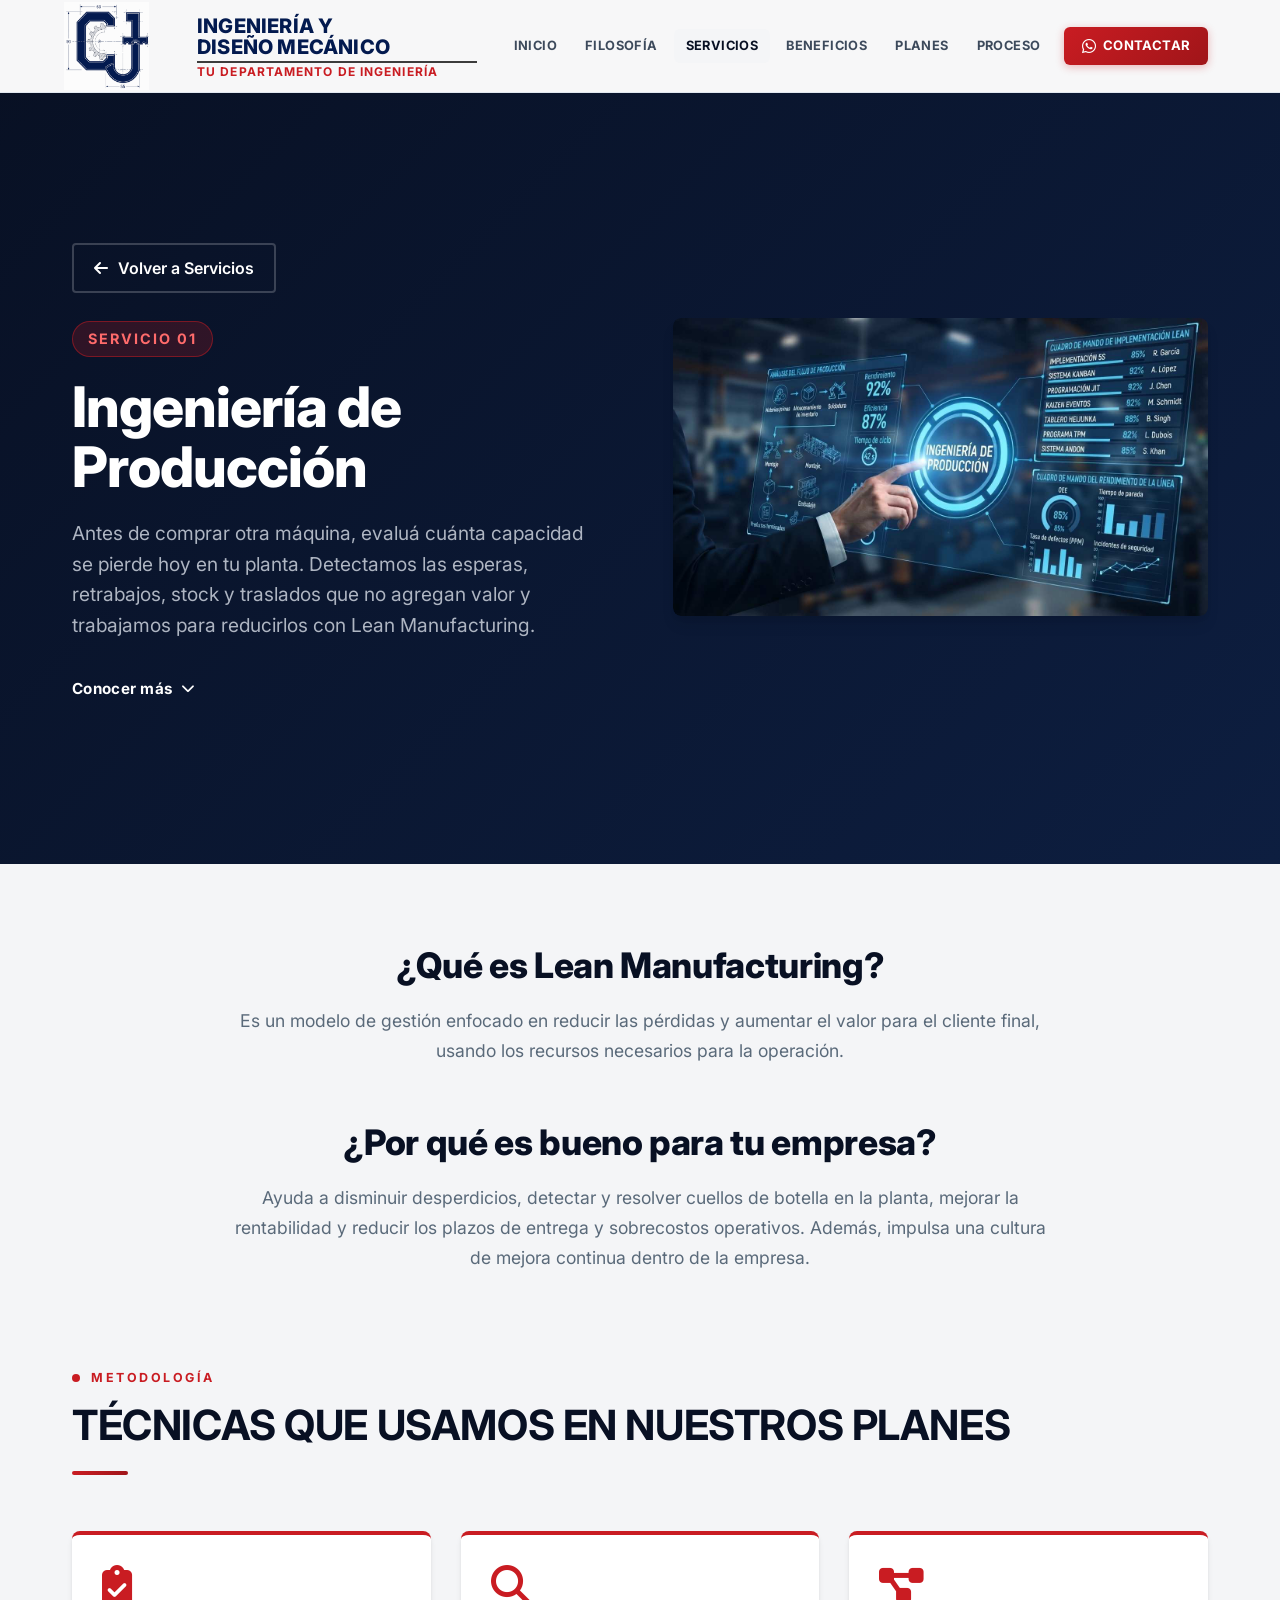
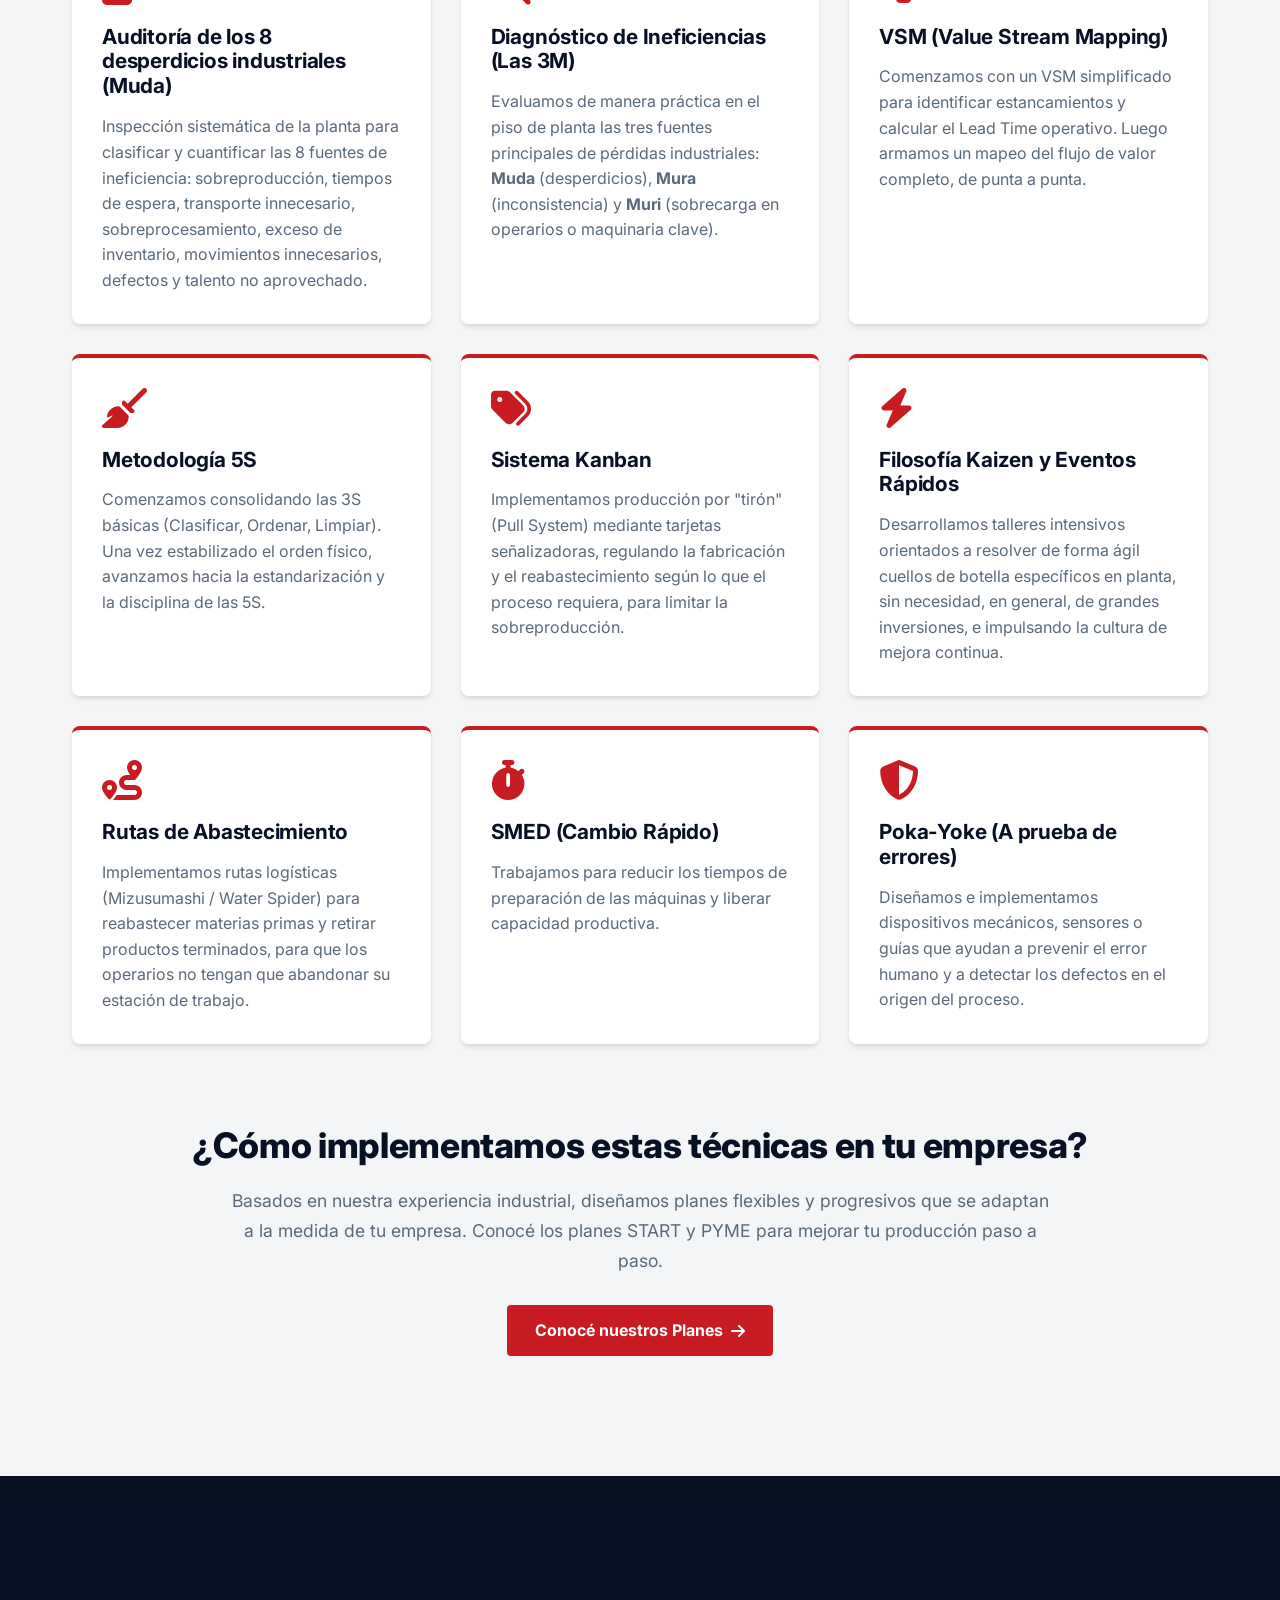
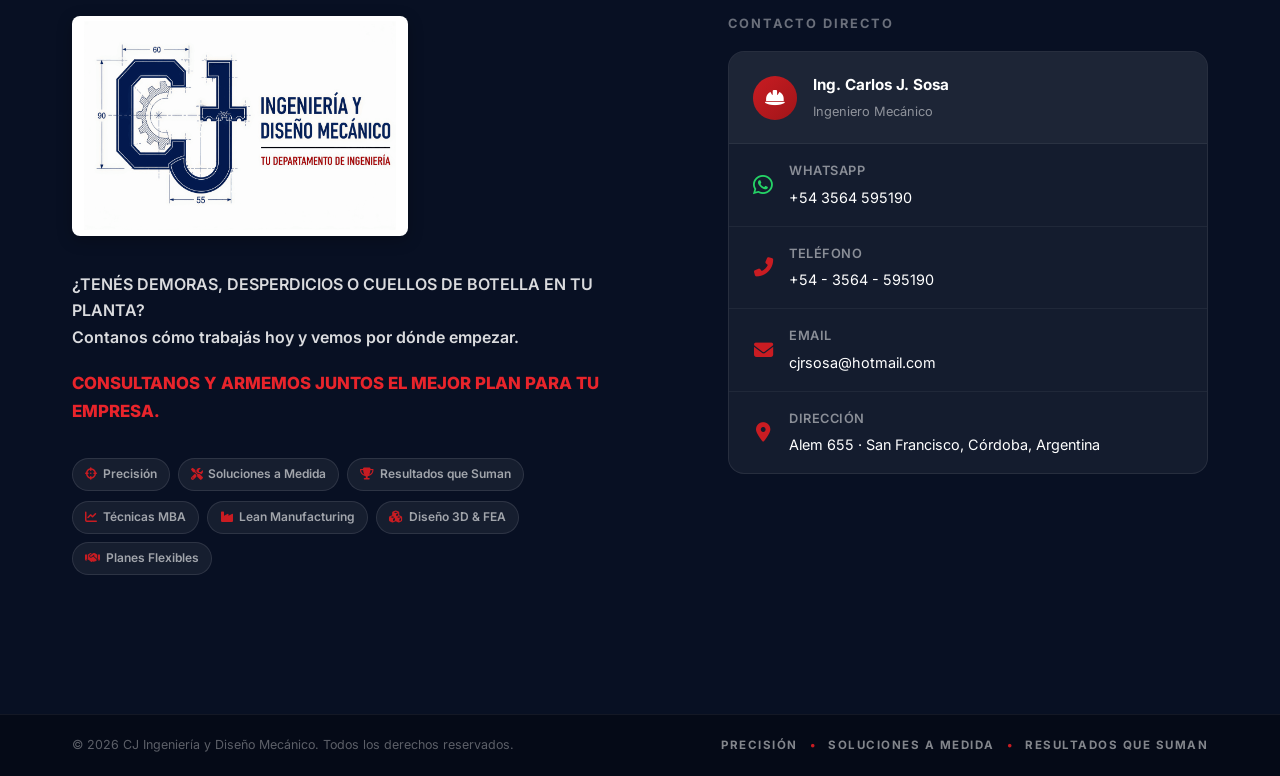
<file: servicios/01_ingenieria-de-produccion.html>
<!DOCTYPE html>
<html lang="es">
<head>
    <meta charset="UTF-8">
    <meta name="viewport" content="width=device-width, initial-scale=1.0">
    <title>Ingeniería de Producción y Lean Manufacturing | CJ Ingeniería</title>
    <meta name="description" content="Mejoramos la cadena de valor de tu fábrica con soluciones de producción eficientes y metodologías Lean Manufacturing.">
    <!-- Google Fonts -->
    <link rel="preconnect" href="https://fonts.googleapis.com">
    <link rel="preconnect" href="https://fonts.gstatic.com" crossorigin>
    <link href="https://fonts.googleapis.com/css2?family=Inter:wght@300;400;500;600;700;800;900&display=swap" rel="stylesheet">
    <!-- Font Awesome -->
    <link rel="stylesheet" href="https://cdnjs.cloudflare.com/ajax/libs/font-awesome/6.5.0/css/all.min.css">
    <!-- CSS principal -->
    <link rel="stylesheet" href="../styles.css">
    <!-- Favicon -->
    <link rel="icon" href="/favicon.ico" sizes="any">
    <link rel="icon" type="image/png" sizes="32x32" href="/favicon-32x32.png">
    <link rel="apple-touch-icon" href="/apple-touch-icon.png">
    <style>
        /* =========================================================
           ESTILOS ESPECÍFICOS — PÁGINA DE SERVICIO
        ========================================================= */

        /* Hero: texto a la izquierda, imagen a la derecha */
        .service-page-hero {
            min-height: 96vh;
            display: flex;
            align-items: center;
            padding: 150px 0 80px 0;
            background: linear-gradient(135deg, var(--navy) 0%, #0d1e40 100%);
            color: var(--white);
            text-align: left;
        }

        .service-hero-grid {
            display: grid;
            grid-template-columns: 1fr 1fr;
            gap: 65px;
            align-items: center;
        }

        .service-hero-text { max-width: 650px; }

        .service-badge {
            display: inline-block;
            background-color: rgba(201, 28, 34, 0.2);
            color: #ff6b6b;
            padding: 5px 15px;
            border-radius: 50px;
            font-size: 0.9rem;
            font-weight: 700;
            letter-spacing: 2px;
            text-transform: uppercase;
            margin-bottom: 20px;
            border: 1px solid rgba(201, 28, 34, 0.5);
        }

        .service-page-hero h1 {
            font-size: 3.5rem;
            line-height: 1.08;
            margin-bottom: 20px;
            font-weight: 800;
            letter-spacing: -1px;
        }

        .service-intro {
            font-size: 1.2rem;
            color: #aeb5c2;
            max-width: 700px;
            margin: 0 0 30px 0;
            line-height: 1.6;
        }

        .btn-volver {
            display: flex;
            width: fit-content;
            align-items: center;
            gap: 10px;
            color: var(--white);
            font-weight: 600;
            border: 2px solid rgba(255, 255, 255, 0.2);
            padding: 10px 20px;
            border-radius: 4px;
            transition: all 0.3s ease;
            margin: 10px 0 28px 0;
        }

        .btn-volver:hover {
            background-color: var(--white);
            color: var(--navy);
            border-color: var(--white);
        }

        /* Indicador "Conocer más" */
        .hero-more-indicator {
            display: inline-flex;
            align-items: center;
            gap: 9px;
            color: var(--white);
            font-weight: 700;
            font-size: 0.95rem;
            letter-spacing: 0.3px;
            margin-top: 5px;
            transition: all 0.3s ease;
        }

        .hero-more-indicator i {
            font-size: 0.85rem;
            animation: heroArrow 1.8s ease-in-out infinite;
        }

        .hero-more-indicator:hover { color: #ff6b6b; }

        @keyframes heroArrow {
            0%, 100% { transform: translateY(0); }
            50% { transform: translateY(5px); }
        }

        /* Imagen del hero */
        .service-hero-image { position: relative; }

        .service-hero-image-wrapper {
            position: relative;
            border-radius: 8px;
            overflow: hidden;
            box-shadow: var(--shadow-lg);
        }

        .service-hero-image-wrapper img {
            width: 100%;
            display: block;
            border-radius: 8px;
            transition: transform 0.5s ease;
        }

        .service-hero-image-wrapper:hover img { transform: scale(1.05); }

        /* Contenido y preguntas */
        .service-content-section {
            padding: 80px 0;
            background-color: var(--bg-light);
        }

        .questions-section {
            max-width: 900px;
            margin: 0 auto 90px auto;
            text-align: center;
        }

        .questions-section--cta { margin: 80px auto 40px auto; }

        .question-block + .question-block { margin-top: 55px; }

        .question-block h2 {
            font-size: 2.2rem;
            color: var(--navy);
            margin-bottom: 20px;
            font-weight: 800;
        }

        .question-block p {
            color: var(--text-muted);
            margin: 0 auto;
            font-size: 1.1rem;
            line-height: 1.7;
            max-width: 820px;
        }

        /* Técnicas */
        .techniques-grid {
            display: grid;
            grid-template-columns: repeat(auto-fill, minmax(300px, 1fr));
            gap: 30px;
            margin-top: 50px;
        }

        .technique-card {
            background-color: var(--white);
            padding: 30px;
            border-radius: 8px;
            box-shadow: var(--shadow-md);
            border-top: 4px solid var(--red);
            transition: transform 0.3s ease, box-shadow 0.3s ease;
        }

        .technique-card:nth-child(3n+1) { transition-delay: 0.1s; }
        .technique-card:nth-child(3n+2) { transition-delay: 0.2s; }
        .technique-card:nth-child(3n)   { transition-delay: 0.3s; }

        .technique-card:hover {
            transform: translateY(-5px);
            box-shadow: var(--shadow-lg);
        }

        .technique-icon {
            font-size: 2.5rem;
            color: var(--primary-light);
            margin-bottom: 20px;
        }

        .technique-card h3 {
            font-size: 1.3rem;
            color: var(--navy);
            margin-bottom: 15px;
            font-weight: 700;
        }

        .technique-card p {
            color: var(--text-muted);
            font-size: 1rem;
            line-height: 1.6;
        }

        /* Botón final hacia los planes */
        .cta-actions {
            display: flex;
            gap: 15px;
            justify-content: center;
            flex-wrap: wrap;
            margin-top: 30px;
        }

        .cta-button {
            display: inline-flex;
            align-items: center;
            gap: 8px;
            background-color: var(--red);
            color: var(--white);
            padding: 12px 28px;
            border-radius: 4px;
            font-weight: 700;
            transition: all 0.3s ease;
        }

        .cta-button:hover {
            background-color: var(--red-dark);
            transform: translateY(-2px);
            box-shadow: 0 8px 20px rgba(0, 0, 0, 0.2);
        }

        /* Responsive */
        @media (max-width: 992px) {
            .service-hero-grid {
                grid-template-columns: 1fr;
                gap: 45px;
            }

            .service-hero-text { max-width: 100%; }

            .service-page-hero h1 { font-size: 2.5rem; }

            .service-hero-image {
                max-width: 750px;
                width: 100%;
            }
        }

        @media (max-width: 600px) {
            .service-page-hero { padding: 120px 0 60px 0; }

            .service-page-hero h1 { font-size: 2.2rem; }

            .service-intro { font-size: 1.05rem; }

            .question-block h2 { font-size: 1.8rem; }
        }
    </style>
</head>
<body>

    <!-- ====== NAVBAR ====== -->
    <header class="navbar" id="navbar">
        <div class="container nav-container">
            <a href="../index.html" class="logo logo--custom">
                <div class="logo-monogram-wrap">
                    <img src="../recursos/logo_cj_monogram.png" alt="CJ Monograma" class="logo-monogram">
                </div>
                <div class="logo-text-wrap">
                    <span class="logo-line-1">INGENIERÍA Y</span>
                    <span class="logo-line-2">DISEÑO MECÁNICO</span>
                    <div class="logo-text-sep"></div>
                    <span class="logo-line-3">TU DEPARTAMENTO DE INGENIERÍA</span>
                </div>
            </a>
            <nav class="nav-links" id="nav-links">
                <a href="../index.html#inicio" class="nav-link">Inicio</a>
                <a href="../index.html#filosofia" class="nav-link">Filosofía</a>
                <a href="../index.html#servicios" class="nav-link active">Servicios</a>
                <a href="../index.html#beneficios" class="nav-link">Beneficios</a>
                <a href="../index.html#planes" class="nav-link">Planes</a>
                <a href="../index.html#proceso" class="nav-link">Proceso</a>
                <a href="#contacto" class="nav-cta">
                    <i class="fab fa-whatsapp"></i> Contactar
                </a>
            </nav>
            <button class="menu-toggle" id="menu-toggle" aria-label="Abrir menú">
                <i class="fas fa-bars"></i>
            </button>
        </div>
    </header>

    <!-- ====== HERO DEL SERVICIO ====== -->
    <section class="service-page-hero">
        <div class="container" data-animate="fade-up">
            <div class="service-hero-grid">

                <!-- Texto a la izquierda -->
                <div class="service-hero-text" data-animate="fade-right">
                    <a href="../index.html#servicios" class="btn-volver">
                        <i class="fas fa-arrow-left"></i>
                        Volver a Servicios
                    </a>

                    <span class="service-badge">Servicio 01</span>

                    <h1>Ingeniería de Producción</h1>

                    <p class="service-intro">
                        Antes de comprar otra máquina, evaluá cuánta capacidad se pierde hoy en tu planta.
                        Detectamos las esperas, retrabajos, stock y traslados que no agregan valor
                        y trabajamos para reducirlos con Lean Manufacturing.
                    </p>

                    <a href="#preguntas" class="hero-more-indicator">
                        <span>Conocer más</span>
                        <i class="fas fa-chevron-down"></i>
                    </a>
                </div>

                <!-- Imagen a la derecha -->
                <div class="service-hero-image" data-animate="fade-left">
                    <div class="service-hero-image-wrapper">
                        <img src="../recursos/lean_manufacturing_button.jpg"
                             alt="Ingeniería de Producción y Lean Manufacturing">
                    </div>
                </div>

            </div>
        </div>
    </section>

    <!-- ====== CONTENIDO DEL SERVICIO ====== -->
    <section class="service-content-section" id="preguntas">
        <div class="container">

            <!-- Preguntas -->
            <div class="questions-section" data-animate="fade-up">

                <div class="question-block">
                    <h2>¿Qué es Lean Manufacturing?</h2>
                    <p>
                        Es un modelo de gestión enfocado en reducir las pérdidas
                        y aumentar el valor para el cliente final, usando los
                        recursos necesarios para la operación.
                    </p>
                </div>

                <div class="question-block">
                    <h2>¿Por qué es bueno para tu empresa?</h2>
                    <p>
                        Ayuda a disminuir desperdicios, detectar y resolver cuellos de botella
                        en la planta, mejorar la rentabilidad y reducir los plazos de entrega
                        y sobrecostos operativos. Además, impulsa una cultura de mejora
                        continua dentro de la empresa.
                    </p>
                </div>

            </div>

            <!-- Metodología -->
            <div class="section-header" data-animate="fade-up">
                <div class="section-label">Metodología</div>
                <h2 class="section-title">Técnicas que usamos en nuestros planes</h2>
                <div class="section-divider"></div>
            </div>

            <div class="techniques-grid">

                <div class="technique-card" data-animate="fade-up">
                    <i class="fas fa-clipboard-check technique-icon"></i>
                    <h3>Auditoría de los 8 desperdicios industriales (Muda)</h3>
                    <p>
                        Inspección sistemática de la planta para clasificar y cuantificar
                        las 8 fuentes de ineficiencia: sobreproducción, tiempos de espera,
                        transporte innecesario, sobreprocesamiento, exceso de inventario,
                        movimientos innecesarios, defectos y talento no aprovechado.
                    </p>
                </div>

                <div class="technique-card" data-animate="fade-up">
                    <i class="fas fa-search technique-icon"></i>
                    <h3>Diagnóstico de Ineficiencias (Las 3M)</h3>
                    <p>
                        Evaluamos de manera práctica en el piso de planta las tres fuentes
                        principales de pérdidas industriales: <strong>Muda</strong> (desperdicios),
                        <strong>Mura</strong> (inconsistencia) y <strong>Muri</strong>
                        (sobrecarga en operarios o maquinaria clave).
                    </p>
                </div>

                <div class="technique-card" data-animate="fade-up">
                    <i class="fas fa-project-diagram technique-icon"></i>
                    <h3>VSM (Value Stream Mapping)</h3>
                    <p>
                        Comenzamos con un VSM simplificado para identificar estancamientos
                        y calcular el Lead Time operativo. Luego armamos un mapeo del flujo
                        de valor completo, de punta a punta.
                    </p>
                </div>

                <div class="technique-card" data-animate="fade-up">
                    <i class="fas fa-broom technique-icon"></i>
                    <h3>Metodología 5S</h3>
                    <p>
                        Comenzamos consolidando las 3S básicas (Clasificar, Ordenar, Limpiar).
                        Una vez estabilizado el orden físico, avanzamos hacia
                        la estandarización y la disciplina de las 5S.
                    </p>
                </div>

                <div class="technique-card" data-animate="fade-up">
                    <i class="fas fa-tags technique-icon"></i>
                    <h3>Sistema Kanban</h3>
                    <p>
                        Implementamos producción por "tirón" (Pull System) mediante tarjetas
                        señalizadoras, regulando la fabricación y el reabastecimiento según
                        lo que el proceso requiera, para limitar la sobreproducción.
                    </p>
                </div>

                <div class="technique-card" data-animate="fade-up">
                    <i class="fas fa-bolt technique-icon"></i>
                    <h3>Filosofía Kaizen y Eventos Rápidos</h3>
                    <p>
                        Desarrollamos talleres intensivos orientados a resolver de forma ágil
                        cuellos de botella específicos en planta, sin necesidad, en general,
                        de grandes inversiones, e impulsando la cultura de mejora continua.
                    </p>
                </div>

                <div class="technique-card" data-animate="fade-up">
                    <i class="fas fa-route technique-icon"></i>
                    <h3>Rutas de Abastecimiento</h3>
                    <p>
                        Implementamos rutas logísticas (Mizusumashi / Water Spider) para
                        reabastecer materias primas y retirar productos terminados, para que
                        los operarios no tengan que abandonar su estación de trabajo.
                    </p>
                </div>

                <div class="technique-card" data-animate="fade-up">
                    <i class="fas fa-stopwatch technique-icon"></i>
                    <h3>SMED (Cambio Rápido)</h3>
                    <p>
                        Trabajamos para reducir los tiempos de preparación de las máquinas
                        y liberar capacidad productiva.
                    </p>
                </div>

                <div class="technique-card" data-animate="fade-up">
                    <i class="fas fa-shield-alt technique-icon"></i>
                    <h3>Poka-Yoke (A prueba de errores)</h3>
                    <p>
                        Diseñamos e implementamos dispositivos mecánicos, sensores o guías
                        que ayudan a prevenir el error humano y a detectar los defectos
                        en el origen del proceso.
                    </p>
                </div>

            </div>

            <!-- Cierre: llamado hacia los planes -->
            <div class="questions-section questions-section--cta" data-animate="fade-up">
                <div class="question-block">
                    <h2>¿Cómo implementamos estas técnicas en tu empresa?</h2>
                    <p>
                        Basados en nuestra experiencia industrial, diseñamos planes flexibles y progresivos
                        que se adaptan a la medida de tu empresa. Conocé los planes START y PYME para
                        mejorar tu producción paso a paso.
                    </p>
                </div>

                <div class="cta-actions">
                    <a href="../index.html#planes" class="cta-button">
                        Conocé nuestros Planes <i class="fas fa-arrow-right"></i>
                    </a>
                </div>
            </div>

        </div>
    </section>

    <!-- ====== FOOTER ====== -->
    <footer id="contacto" class="footer footer--full">
        <div class="footer-top">
            <div class="container footer-top-grid">
                <div class="footer-brand" data-animate="fade-left">
                    <div class="footer-logo-block">
                        <img src="../recursos/logo portada horizontal.png" alt="CJ Ingeniería y Diseño Mecánico" class="logo-img logo-img--footer">
                    </div>
                    <p class="footer-tagline">
                        ¿TENÉS DEMORAS, DESPERDICIOS O CUELLOS DE BOTELLA EN TU PLANTA?<br>
                        Contanos cómo trabajás hoy y vemos por dónde empezar.
                    </p>
                    <p class="footer-cta-text">
                        CONSULTANOS Y ARMEMOS JUNTOS EL MEJOR PLAN PARA TU EMPRESA.
                    </p>
                    <div class="footer-tags">
                        <span><i class="fas fa-crosshairs"></i> Precisión</span>
                        <span><i class="fas fa-tools"></i> Soluciones a Medida</span>
                        <span><i class="fas fa-trophy"></i> Resultados que Suman</span>
                    </div>
                    <div class="footer-tags">
                        <span><i class="fas fa-chart-line"></i> Técnicas MBA</span>
                        <span><i class="fas fa-industry"></i> Lean Manufacturing</span>
                        <span><i class="fas fa-cubes"></i> Diseño 3D &amp; FEA</span>
                        <span><i class="fas fa-handshake"></i> Planes Flexibles</span>
                    </div>
                </div>

                <div class="footer-contact-block" data-animate="fade-right">
                    <h4>CONTACTO DIRECTO</h4>
                    <div class="footer-contact-card">
                        <div class="footer-contact-person">
                            <div class="person-avatar"><i class="fas fa-hard-hat"></i></div>
                            <div>
                                <strong>Ing. Carlos J. Sosa</strong>
                                <span>Ingeniero Mecánico</span>
                            </div>
                        </div>
                        <a href="https://wa.me/543564595190?text=Hola%2C%20quiero%20consultar%20por%20el%20servicio%20de%20Ingenier%C3%ADa%20de%20Producci%C3%B3n." target="_blank" rel="noopener" id="btn-whatsapp" class="footer-contact-item footer-contact-item--wa">
                            <i class="fab fa-whatsapp"></i>
                            <div>
                                <strong>WhatsApp</strong>
                                <span>+54 3564 595190</span>
                            </div>
                        </a>
                        <a href="tel:+543564595190" id="btn-phone" class="footer-contact-item">
                            <i class="fas fa-phone-alt"></i>
                            <div>
                                <strong>Teléfono</strong>
                                <span>+54 - 3564 - 595190</span>
                            </div>
                        </a>
                        <a href="mailto:cjrsosa@hotmail.com" id="btn-email" class="footer-contact-item">
                            <i class="fas fa-envelope"></i>
                            <div>
                                <strong>Email</strong>
                                <span>cjrsosa@hotmail.com</span>
                            </div>
                        </a>
                        <div class="footer-contact-item">
                            <i class="fas fa-map-marker-alt"></i>
                            <div>
                                <strong>Dirección</strong>
                                <span>Alem 655 · San Francisco, Córdoba, Argentina</span>
                            </div>
                        </div>
                    </div>
                </div>
            </div>
        </div>

        <div class="footer-bottom">
            <div class="container footer-bottom-bar">
                <span class="footer-copy">&copy; 2026 CJ Ingeniería y Diseño Mecánico. Todos los derechos reservados.</span>
                <div class="footer-motto">
                    <span>PRECISIÓN</span>
                    <span class="motto-dot">•</span>
                    <span>SOLUCIONES A MEDIDA</span>
                    <span class="motto-dot">•</span>
                    <span>RESULTADOS QUE SUMAN</span>
                </div>
            </div>
        </div>
    </footer>

    <!-- Botón para volver arriba -->
    <button class="scroll-top" id="scroll-top" aria-label="Volver arriba">
        <i class="fas fa-chevron-up"></i>
    </button>

    <script src="../script.js"></script>
    <script>
        document.querySelectorAll('a[href="#contacto"]').forEach(boton => {
            boton.addEventListener('click', function(e) {
                e.preventDefault();

                // Primero se acerca al final para disparar las animaciones del footer
                window.scrollTo({
                    top: document.documentElement.scrollHeight - 200,
                    behavior: 'smooth'
                });

                // Luego de 150 ms llega hasta el final de la página
                setTimeout(() => {
                    window.scrollTo({
                        top: document.documentElement.scrollHeight,
                        behavior: 'smooth'
                    });
                }, 150);
            });
        });
    </script>
</body>
</html>
</file>
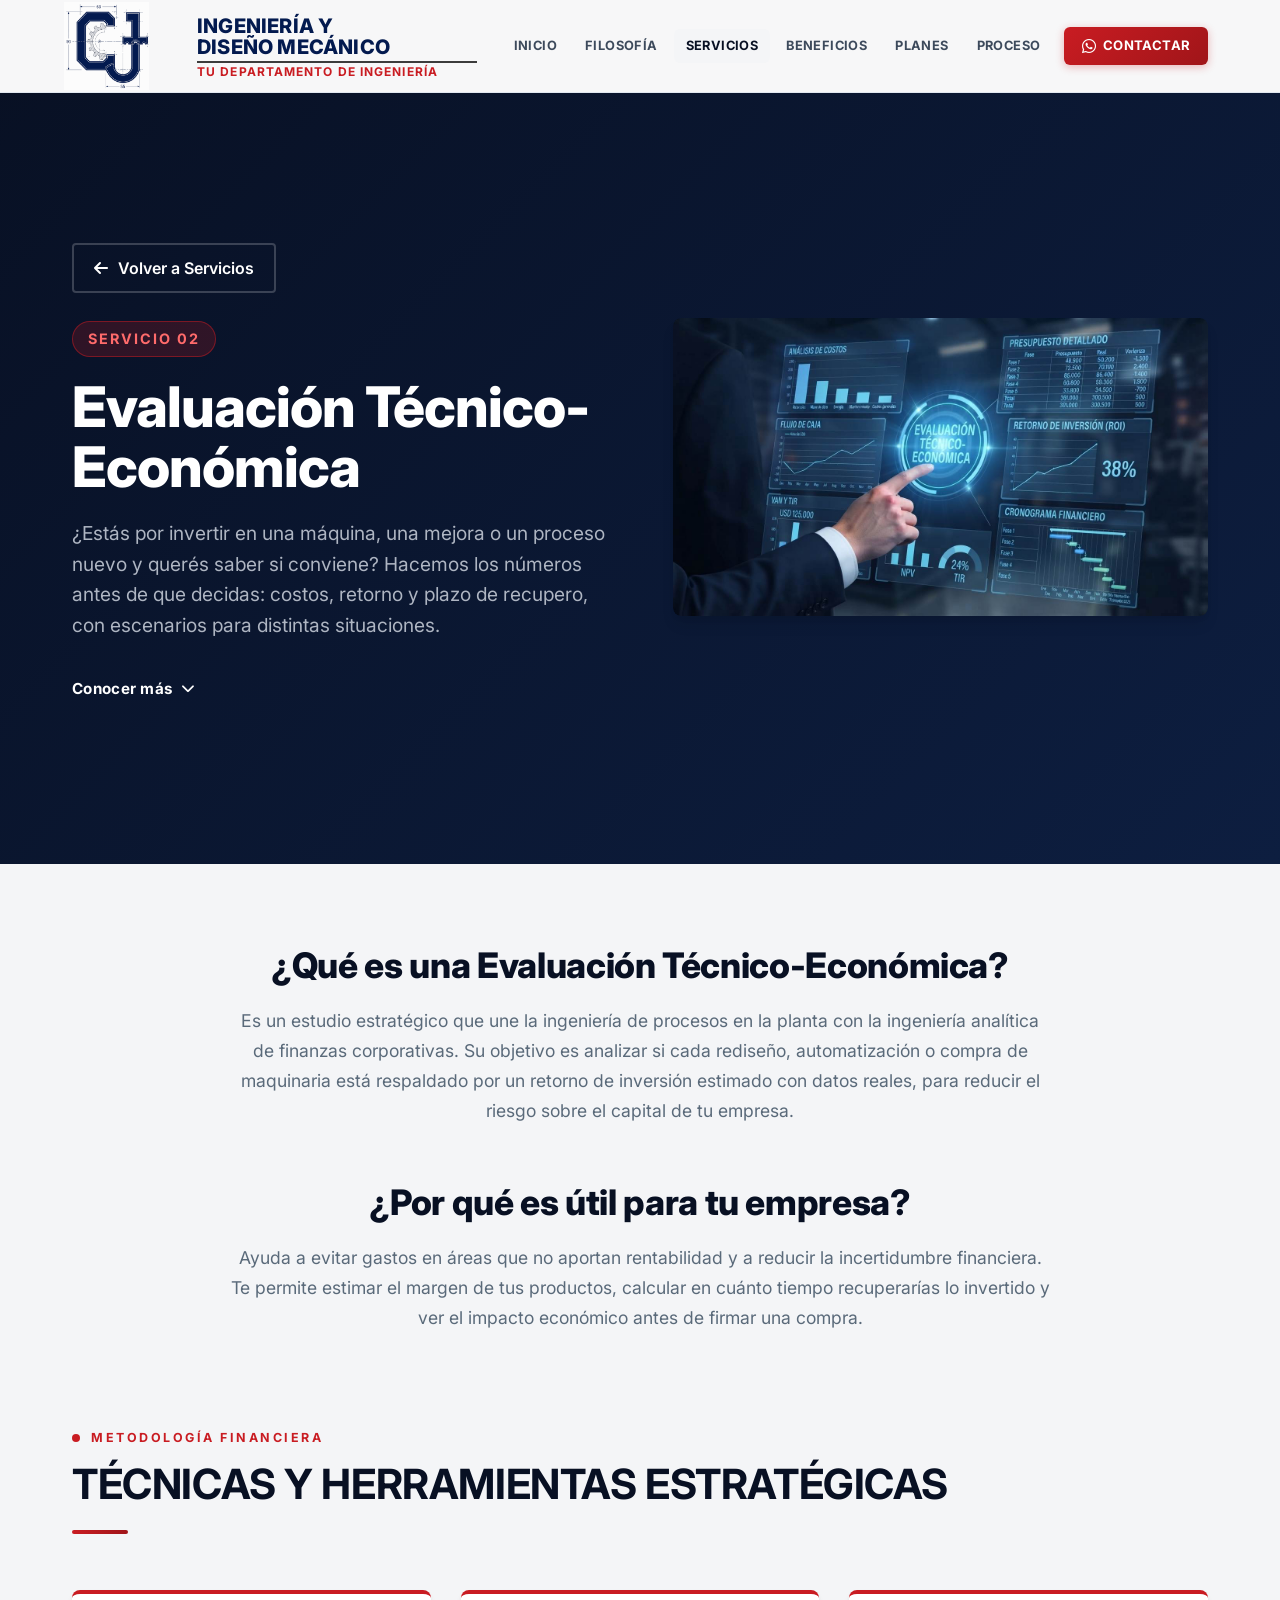
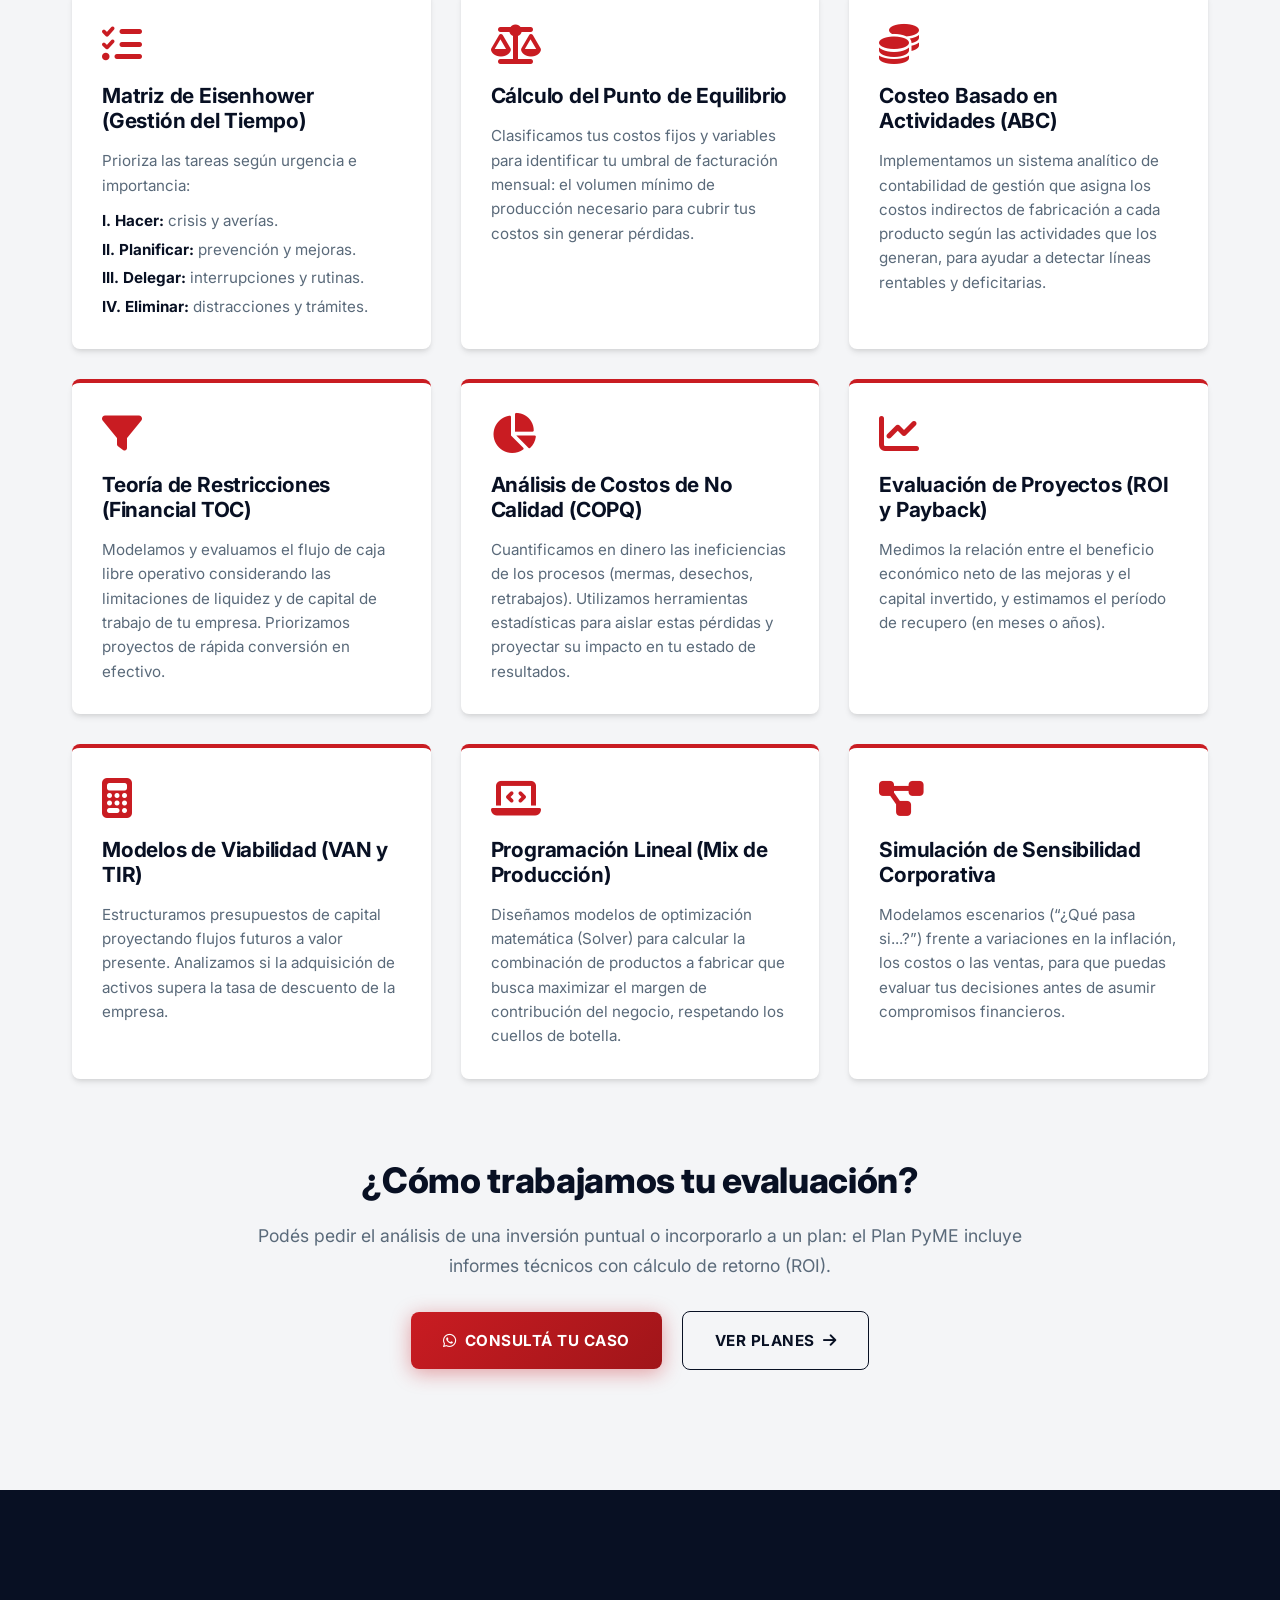
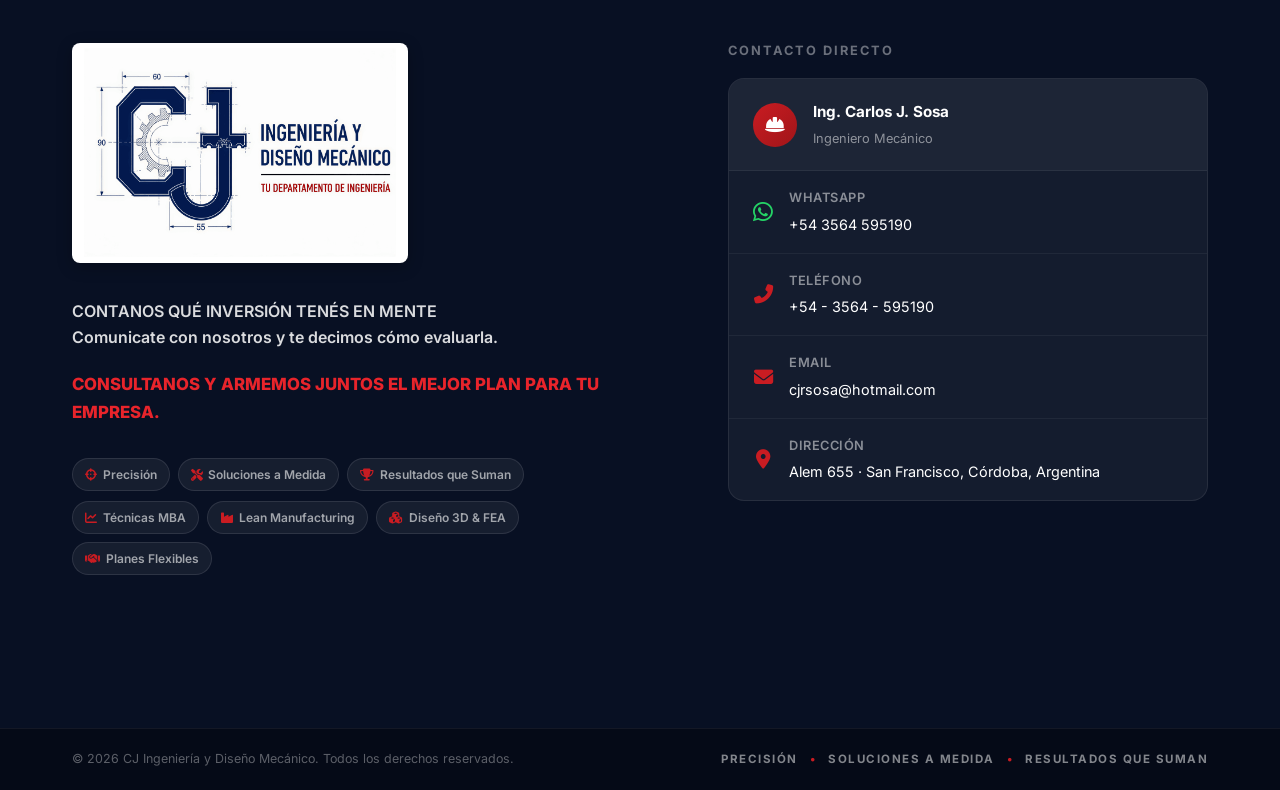
<file: servicios/02_evaluacion-tecnico-economica.html>
<!DOCTYPE html>
<html lang="es">
<head>
    <meta charset="UTF-8">
    <meta name="viewport" content="width=device-width, initial-scale=1.0">
    <title>Evaluación Técnico-Económica y Proyectos de Inversión | CJ Ingeniería</title>
    <meta name="description" content="Evaluamos si una inversión conviene antes de que decidas: costos, retorno, plazo de recupero y escenarios, para PyMEs industriales.">
    <!-- Google Fonts -->
    <link rel="preconnect" href="https://fonts.googleapis.com">
    <link rel="preconnect" href="https://fonts.gstatic.com" crossorigin>
    <link href="https://fonts.googleapis.com/css2?family=Inter:wght@300;400;500;600;700;800;900&display=swap" rel="stylesheet">
    <!-- Font Awesome -->
    <link rel="stylesheet" href="https://cdnjs.cloudflare.com/ajax/libs/font-awesome/6.5.0/css/all.min.css">
    <!-- CSS principal -->
    <link rel="stylesheet" href="../styles.css">
    <!-- Favicon -->
    <link rel="icon" href="/favicon.ico" sizes="any">
    <link rel="icon" type="image/png" sizes="32x32" href="/favicon-32x32.png">
    <link rel="apple-touch-icon" href="/apple-touch-icon.png">
    <style>
        /* =========================================================
           ESTILOS ESPECÍFICOS — PÁGINA DE SERVICIO
        ========================================================= */

        /* Hero: texto a la izquierda, imagen a la derecha */
        .service-page-hero {
            min-height: 96vh;
            display: flex;
            align-items: center;
            padding: 150px 0 80px 0;
            background: linear-gradient(135deg, var(--navy) 0%, #0d1e40 100%);
            color: var(--white);
            text-align: left;
        }

        .service-hero-grid {
            display: grid;
            grid-template-columns: 1fr 1fr;
            gap: 65px;
            align-items: center;
        }

        .service-hero-text { max-width: 650px; }

        .service-badge {
            display: inline-block;
            background-color: rgba(201, 28, 34, 0.2);
            color: #ff6b6b;
            padding: 5px 15px;
            border-radius: 50px;
            font-size: 0.9rem;
            font-weight: 700;
            letter-spacing: 2px;
            text-transform: uppercase;
            margin-bottom: 20px;
            border: 1px solid rgba(201, 28, 34, 0.5);
        }

        .service-page-hero h1 {
            font-size: 3.5rem;
            line-height: 1.08;
            margin-bottom: 20px;
            font-weight: 800;
            letter-spacing: -1px;
        }

        .service-intro {
            font-size: 1.2rem;
            color: #aeb5c2;
            max-width: 700px;
            margin: 0 0 30px 0;
            line-height: 1.6;
        }

        .btn-volver {
            display: flex;
            width: fit-content;
            align-items: center;
            gap: 10px;
            color: var(--white);
            font-weight: 600;
            border: 2px solid rgba(255, 255, 255, 0.2);
            padding: 10px 20px;
            border-radius: 4px;
            transition: all 0.3s ease;
            margin: 10px 0 28px 0;
        }

        .btn-volver:hover {
            background-color: var(--white);
            color: var(--navy);
            border-color: var(--white);
        }

        /* Indicador "Conocer más" */
        .hero-more-indicator {
            display: inline-flex;
            align-items: center;
            gap: 9px;
            color: var(--white);
            font-weight: 700;
            font-size: 0.95rem;
            letter-spacing: 0.3px;
            margin-top: 5px;
            transition: all 0.3s ease;
        }

        .hero-more-indicator i {
            font-size: 0.85rem;
            animation: heroArrow 1.8s ease-in-out infinite;
        }

        .hero-more-indicator:hover { color: #ff6b6b; }

        @keyframes heroArrow {
            0%, 100% { transform: translateY(0); }
            50% { transform: translateY(5px); }
        }

        /* Imagen del hero */
        .service-hero-image { position: relative; }

        .service-hero-image-wrapper {
            position: relative;
            border-radius: 8px;
            overflow: hidden;
            box-shadow: var(--shadow-lg);
        }

        .service-hero-image-wrapper img {
            width: 100%;
            display: block;
            border-radius: 8px;
            transition: transform 0.5s ease;
        }

        .service-hero-image-wrapper:hover img { transform: scale(1.05); }

        /* Contenido y preguntas */
        .service-content-section {
            padding: 80px 0;
            background-color: var(--bg-light);
        }

        .questions-section {
            max-width: 900px;
            margin: 0 auto 90px auto;
            text-align: center;
        }

        .questions-section--cta { margin: 80px auto 40px auto; }

        .question-block + .question-block { margin-top: 55px; }

        .question-block h2 {
            font-size: 2.2rem;
            color: var(--navy);
            margin-bottom: 20px;
            font-weight: 800;
        }

        .question-block p {
            color: var(--text-muted);
            margin: 0 auto;
            font-size: 1.1rem;
            line-height: 1.7;
            max-width: 820px;
        }

        /* Técnicas */
        .techniques-grid {
            display: grid;
            grid-template-columns: repeat(auto-fill, minmax(300px, 1fr));
            gap: 30px;
            margin-top: 50px;
        }

        .technique-card {
            background-color: var(--white);
            padding: 30px;
            border-radius: 8px;
            box-shadow: var(--shadow-md);
            border-top: 4px solid var(--red);
            transition: transform 0.3s ease, box-shadow 0.3s ease;
        }

        .technique-card:nth-child(3n+1) { transition-delay: 0.1s; }
        .technique-card:nth-child(3n+2) { transition-delay: 0.2s; }
        .technique-card:nth-child(3n)   { transition-delay: 0.3s; }

        .technique-card:hover {
            transform: translateY(-5px);
            box-shadow: var(--shadow-lg);
        }

        .technique-icon {
            font-size: 2.5rem;
            color: var(--primary-light);
            margin-bottom: 20px;
        }

        .technique-card h3 {
            font-size: 1.3rem;
            color: var(--navy);
            margin-bottom: 15px;
            font-weight: 700;
        }

        .technique-card p {
            color: var(--text-muted);
            font-size: 0.95rem;
            line-height: 1.6;
        }

        /* Cuadrantes de la Matriz de Eisenhower */
        .quadrants { margin-top: 12px; }

        .quadrants li {
            color: var(--text-muted);
            font-size: 0.95rem;
            line-height: 1.5;
            margin-bottom: 6px;
        }

        .quadrants li:last-child { margin-bottom: 0; }

        .quadrants strong { color: var(--navy); }

        /* Botones finales */
        .cta-actions {
            display: flex;
            gap: 20px;
            justify-content: center;
            align-items: center;
            flex-wrap: wrap;
            margin-top: 30px;
        }

        .btn-outline-dark {
            display: inline-flex;
            align-items: center;
            gap: 0.5rem;
            background: transparent;
            color: var(--navy);
            padding: 1rem 2rem;
            border-radius: var(--radius);
            font-weight: 700;
            font-size: 0.95rem;
            text-transform: uppercase;
            letter-spacing: 0.5px;
            border: 1.5px solid var(--navy);
            transition: var(--transition);
        }

        .btn-outline-dark:hover {
            background: var(--navy);
            color: var(--white);
        }

        /* Responsive */
        @media (max-width: 992px) {
            .service-hero-grid {
                grid-template-columns: 1fr;
                gap: 45px;
            }

            .service-hero-text { max-width: 100%; }

            .service-page-hero h1 { font-size: 2.5rem; }

            .service-hero-image {
                max-width: 750px;
                width: 100%;
            }
        }

        @media (max-width: 600px) {
            .service-page-hero { padding: 120px 0 60px 0; }

            .service-page-hero h1 { font-size: 2.2rem; }

            .service-intro { font-size: 1.05rem; }

            .question-block h2 { font-size: 1.8rem; }
        }
    </style>
</head>
<body>

    <!-- ====== NAVBAR ====== -->
    <header class="navbar" id="navbar">
        <div class="container nav-container">
            <a href="../index.html" class="logo logo--custom">
                <div class="logo-monogram-wrap">
                    <img src="../recursos/logo_cj_monogram.png" alt="CJ Monograma" class="logo-monogram">
                </div>
                <div class="logo-text-wrap">
                    <span class="logo-line-1">INGENIERÍA Y</span>
                    <span class="logo-line-2">DISEÑO MECÁNICO</span>
                    <div class="logo-text-sep"></div>
                    <span class="logo-line-3">TU DEPARTAMENTO DE INGENIERÍA</span>
                </div>
            </a>
            <nav class="nav-links" id="nav-links">
                <a href="../index.html#inicio" class="nav-link">Inicio</a>
                <a href="../index.html#filosofia" class="nav-link">Filosofía</a>
                <a href="../index.html#servicios" class="nav-link active">Servicios</a>
                <a href="../index.html#beneficios" class="nav-link">Beneficios</a>
                <a href="../index.html#planes" class="nav-link">Planes</a>
                <a href="../index.html#proceso" class="nav-link">Proceso</a>
                <a href="#contacto" class="nav-cta">
                    <i class="fab fa-whatsapp"></i> Contactar
                </a>
            </nav>
            <button class="menu-toggle" id="menu-toggle" aria-label="Abrir menú">
                <i class="fas fa-bars"></i>
            </button>
        </div>
    </header>

    <!-- ====== HERO DEL SERVICIO ====== -->
    <section class="service-page-hero">
        <div class="container">
            <div class="service-hero-grid">

                <!-- Texto a la izquierda -->
                <div class="service-hero-text" data-animate="fade-right">
                    <a href="../index.html#servicios" class="btn-volver">
                        <i class="fas fa-arrow-left"></i> Volver a Servicios
                    </a>

                    <span class="service-badge">Servicio 02</span>

                    <h1>Evaluación Técnico-Económica</h1>

                    <p class="service-intro">
                        ¿Estás por invertir en una máquina, una mejora o un proceso nuevo y querés saber si conviene?
                        Hacemos los números antes de que decidas: costos, retorno y plazo de recupero,
                        con escenarios para distintas situaciones.
                    </p>

                    <a href="#preguntas" class="hero-more-indicator">
                        <span>Conocer más</span>
                        <i class="fas fa-chevron-down"></i>
                    </a>
                </div>

                <!-- Imagen a la derecha -->
                <div class="service-hero-image" data-animate="fade-left">
                    <div class="service-hero-image-wrapper">
                        <img src="../recursos/evaluacion_tecnico_economica.jpg" alt="Análisis financiero y evaluación técnico-económica">
                    </div>
                </div>

            </div>
        </div>
    </section>

    <!-- ====== CONTENIDO DEL SERVICIO ====== -->
    <section class="service-content-section" id="preguntas">
        <div class="container">

            <!-- Preguntas -->
            <div class="questions-section" data-animate="fade-up">

                <div class="question-block">
                    <h2>¿Qué es una Evaluación Técnico-Económica?</h2>
                    <p>
                        Es un estudio estratégico que une la ingeniería de procesos en la planta con la ingeniería
                        analítica de finanzas corporativas. Su objetivo es analizar si cada rediseño, automatización
                        o compra de maquinaria está respaldado por un retorno de inversión estimado con datos reales,
                        para reducir el riesgo sobre el capital de tu empresa.
                    </p>
                </div>

                <div class="question-block">
                    <h2>¿Por qué es útil para tu empresa?</h2>
                    <p>
                        Ayuda a evitar gastos en áreas que no aportan rentabilidad y a reducir la incertidumbre
                        financiera. Te permite estimar el margen de tus productos, calcular en cuánto tiempo
                        recuperarías lo invertido y ver el impacto económico antes de firmar una compra.
                    </p>
                </div>

            </div>

            <!-- Metodología -->
            <div class="section-header" data-animate="fade-up">
                <div class="section-label">Metodología Financiera</div>
                <h2 class="section-title">Técnicas y Herramientas Estratégicas</h2>
                <div class="section-divider"></div>
            </div>

            <div class="techniques-grid">

                <div class="technique-card" data-animate="fade-up">
                    <i class="fas fa-tasks technique-icon"></i>
                    <h3>Matriz de Eisenhower (Gestión del Tiempo)</h3>
                    <p>Prioriza las tareas según urgencia e importancia:</p>
                    <ul class="quadrants">
                        <li><strong>I. Hacer:</strong> crisis y averías.</li>
                        <li><strong>II. Planificar:</strong> prevención y mejoras.</li>
                        <li><strong>III. Delegar:</strong> interrupciones y rutinas.</li>
                        <li><strong>IV. Eliminar:</strong> distracciones y trámites.</li>
                    </ul>
                </div>

                <div class="technique-card" data-animate="fade-up">
                    <i class="fas fa-balance-scale technique-icon"></i>
                    <h3>Cálculo del Punto de Equilibrio</h3>
                    <p>
                        Clasificamos tus costos fijos y variables para identificar tu umbral de facturación mensual:
                        el volumen mínimo de producción necesario para cubrir tus costos sin generar pérdidas.
                    </p>
                </div>

                <div class="technique-card" data-animate="fade-up">
                    <i class="fas fa-coins technique-icon"></i>
                    <h3>Costeo Basado en Actividades (ABC)</h3>
                    <p>
                        Implementamos un sistema analítico de contabilidad de gestión que asigna los costos indirectos
                        de fabricación a cada producto según las actividades que los generan, para ayudar a detectar
                        líneas rentables y deficitarias.
                    </p>
                </div>

                <div class="technique-card" data-animate="fade-up">
                    <i class="fas fa-filter technique-icon"></i>
                    <h3>Teoría de Restricciones (Financial TOC)</h3>
                    <p>
                        Modelamos y evaluamos el flujo de caja libre operativo considerando las limitaciones de liquidez
                        y de capital de trabajo de tu empresa. Priorizamos proyectos de rápida conversión en efectivo.
                    </p>
                </div>

                <div class="technique-card" data-animate="fade-up">
                    <i class="fas fa-chart-pie technique-icon"></i>
                    <h3>Análisis de Costos de No Calidad (COPQ)</h3>
                    <p>
                        Cuantificamos en dinero las ineficiencias de los procesos (mermas, desechos, retrabajos).
                        Utilizamos herramientas estadísticas para aislar estas pérdidas y proyectar su impacto
                        en tu estado de resultados.
                    </p>
                </div>

                <div class="technique-card" data-animate="fade-up">
                    <i class="fas fa-chart-line technique-icon"></i>
                    <h3>Evaluación de Proyectos (ROI y Payback)</h3>
                    <p>
                        Medimos la relación entre el beneficio económico neto de las mejoras y el capital invertido,
                        y estimamos el período de recupero (en meses o años).
                    </p>
                </div>

                <div class="technique-card" data-animate="fade-up">
                    <i class="fas fa-calculator technique-icon"></i>
                    <h3>Modelos de Viabilidad (VAN y TIR)</h3>
                    <p>
                        Estructuramos presupuestos de capital proyectando flujos futuros a valor presente.
                        Analizamos si la adquisición de activos supera la tasa de descuento de la empresa.
                    </p>
                </div>

                <div class="technique-card" data-animate="fade-up">
                    <i class="fas fa-laptop-code technique-icon"></i>
                    <h3>Programación Lineal (Mix de Producción)</h3>
                    <p>
                        Diseñamos modelos de optimización matemática (Solver) para calcular la combinación de productos
                        a fabricar que busca maximizar el margen de contribución del negocio, respetando los
                        cuellos de botella.
                    </p>
                </div>

                <div class="technique-card" data-animate="fade-up">
                    <i class="fas fa-project-diagram technique-icon"></i>
                    <h3>Simulación de Sensibilidad Corporativa</h3>
                    <p>
                        Modelamos escenarios (“¿Qué pasa si...?”) frente a variaciones en la inflación, los costos
                        o las ventas, para que puedas evaluar tus decisiones antes de asumir compromisos financieros.
                    </p>
                </div>

            </div>

            <!-- Cierre: consulta o planes -->
            <div class="questions-section questions-section--cta" data-animate="fade-up">
                <div class="question-block">
                    <h2>¿Cómo trabajamos tu evaluación?</h2>
                    <p>
                        Podés pedir el análisis de una inversión puntual o incorporarlo a un plan:
                        el Plan PyME incluye informes técnicos con cálculo de retorno (ROI).
                    </p>
                </div>

                <div class="cta-actions">
                    <a href="https://wa.me/543564595190?text=Hola%2C%20quiero%20consultar%20por%20el%20servicio%20de%20Evaluaci%C3%B3n%20T%C3%A9cnico-Econ%C3%B3mica." class="btn-hero-primary" target="_blank" rel="noopener">
                        <i class="fab fa-whatsapp"></i> Consultá tu caso
                    </a>
                    <a href="../index.html#planes" class="btn-outline-dark">
                        Ver Planes <i class="fas fa-arrow-right"></i>
                    </a>
                </div>
            </div>

        </div>
    </section>

    <!-- ====== FOOTER ====== -->
    <footer id="contacto" class="footer footer--full">
        <div class="footer-top">
            <div class="container footer-top-grid">
                <div class="footer-brand" data-animate="fade-left">
                    <div class="footer-logo-block">
                        <img src="../recursos/logo portada horizontal.png" alt="CJ Ingeniería y Diseño Mecánico" class="logo-img logo-img--footer">
                    </div>
                    <p class="footer-tagline">
                        CONTANOS QUÉ INVERSIÓN TENÉS EN MENTE<br>
                        Comunicate con nosotros y te decimos cómo evaluarla.
                    </p>
                    <p class="footer-cta-text">
                        CONSULTANOS Y ARMEMOS JUNTOS EL MEJOR PLAN PARA TU EMPRESA.
                    </p>
                    <div class="footer-tags">
                        <span><i class="fas fa-crosshairs"></i> Precisión</span>
                        <span><i class="fas fa-tools"></i> Soluciones a Medida</span>
                        <span><i class="fas fa-trophy"></i> Resultados que Suman</span>
                    </div>
                    <div class="footer-tags">
                        <span><i class="fas fa-chart-line"></i> Técnicas MBA</span>
                        <span><i class="fas fa-industry"></i> Lean Manufacturing</span>
                        <span><i class="fas fa-cubes"></i> Diseño 3D &amp; FEA</span>
                        <span><i class="fas fa-handshake"></i> Planes Flexibles</span>
                    </div>
                </div>

                <div class="footer-contact-block" data-animate="fade-right">
                    <h4>CONTACTO DIRECTO</h4>
                    <div class="footer-contact-card">
                        <div class="footer-contact-person">
                            <div class="person-avatar"><i class="fas fa-hard-hat"></i></div>
                            <div>
                                <strong>Ing. Carlos J. Sosa</strong>
                                <span>Ingeniero Mecánico</span>
                            </div>
                        </div>
                        <a href="https://wa.me/543564595190?text=Hola%2C%20quiero%20consultar%20por%20el%20servicio%20de%20Evaluaci%C3%B3n%20T%C3%A9cnico-Econ%C3%B3mica." target="_blank" rel="noopener" id="btn-whatsapp" class="footer-contact-item footer-contact-item--wa">
                            <i class="fab fa-whatsapp"></i>
                            <div>
                                <strong>WhatsApp</strong>
                                <span>+54 3564 595190</span>
                            </div>
                        </a>
                        <a href="tel:+543564595190" id="btn-phone" class="footer-contact-item">
                            <i class="fas fa-phone-alt"></i>
                            <div>
                                <strong>Teléfono</strong>
                                <span>+54 - 3564 - 595190</span>
                            </div>
                        </a>
                        <a href="mailto:cjrsosa@hotmail.com" id="btn-email" class="footer-contact-item">
                            <i class="fas fa-envelope"></i>
                            <div>
                                <strong>Email</strong>
                                <span>cjrsosa@hotmail.com</span>
                            </div>
                        </a>
                        <div class="footer-contact-item">
                            <i class="fas fa-map-marker-alt"></i>
                            <div>
                                <strong>Dirección</strong>
                                <span>Alem 655 · San Francisco, Córdoba, Argentina</span>
                            </div>
                        </div>
                    </div>
                </div>
            </div>
        </div>

        <div class="footer-bottom">
            <div class="container footer-bottom-bar">
                <span class="footer-copy">&copy; 2026 CJ Ingeniería y Diseño Mecánico. Todos los derechos reservados.</span>
                <div class="footer-motto">
                    <span>PRECISIÓN</span>
                    <span class="motto-dot">•</span>
                    <span>SOLUCIONES A MEDIDA</span>
                    <span class="motto-dot">•</span>
                    <span>RESULTADOS QUE SUMAN</span>
                </div>
            </div>
        </div>
    </footer>

    <!-- Botón para volver arriba -->
    <button class="scroll-top" id="scroll-top" aria-label="Volver arriba">
        <i class="fas fa-chevron-up"></i>
    </button>

    <script src="../script.js"></script>
    <script>
        document.querySelectorAll('a[href="#contacto"]').forEach(boton => {
            boton.addEventListener('click', function(e) {
                e.preventDefault();

                // Primero se acerca al final para disparar las animaciones del footer
                window.scrollTo({
                    top: document.documentElement.scrollHeight - 200,
                    behavior: 'smooth'
                });

                // Luego de 150 ms llega hasta el final de la página
                setTimeout(() => {
                    window.scrollTo({
                        top: document.documentElement.scrollHeight,
                        behavior: 'smooth'
                    });
                }, 150);
            });
        });
    </script>
</body>
</html>
</file>
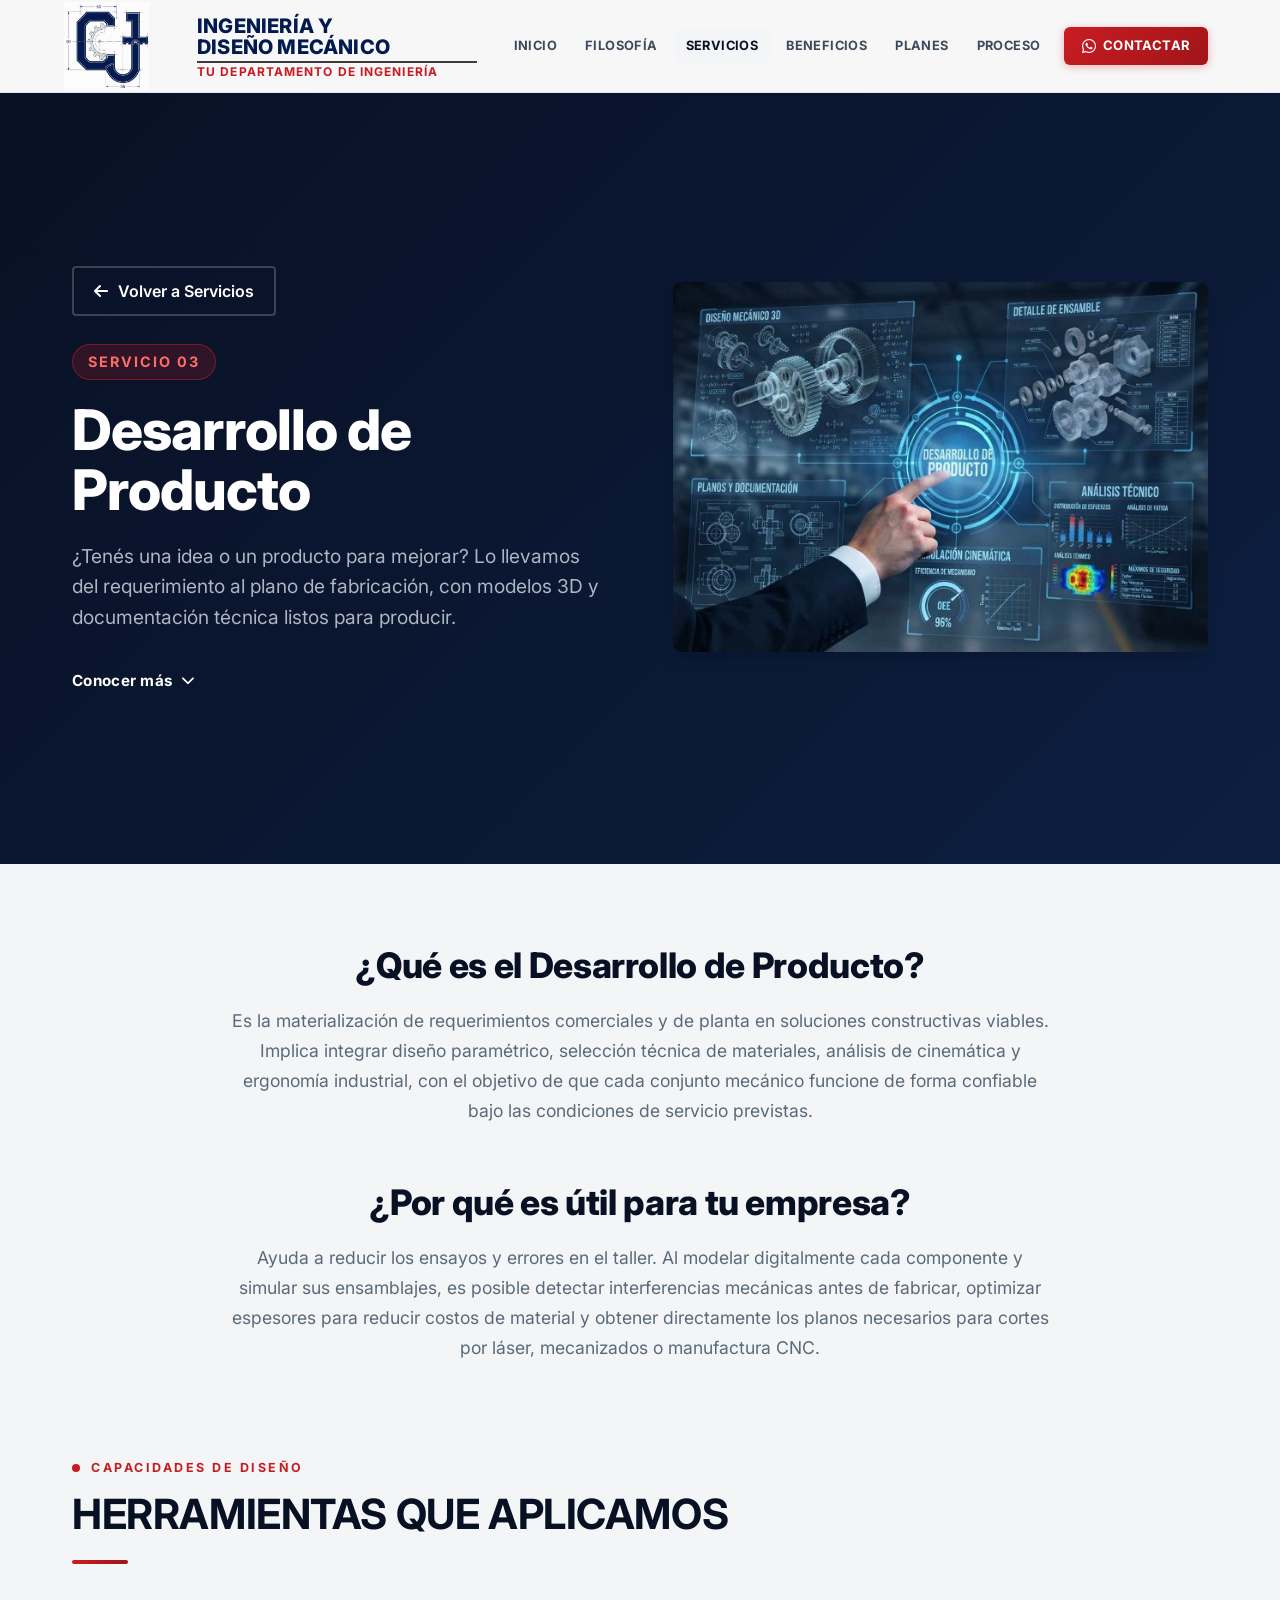
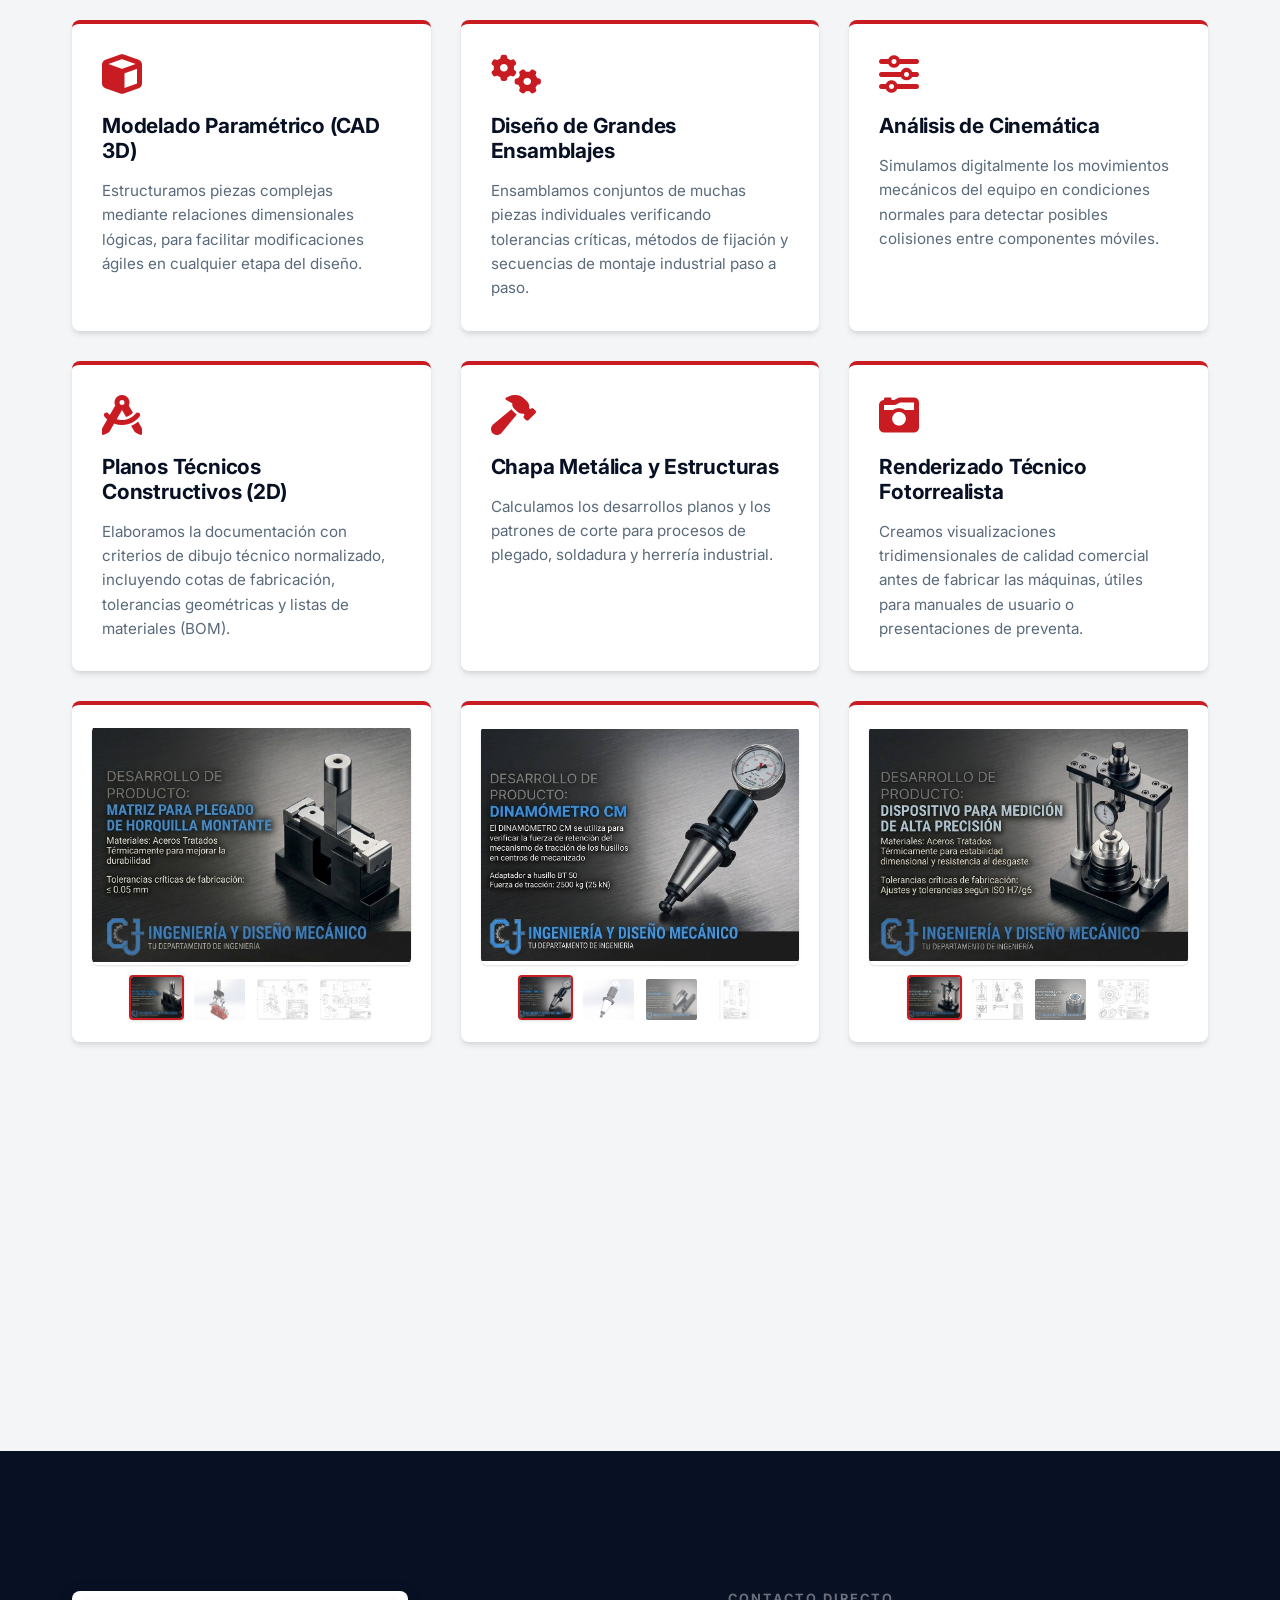
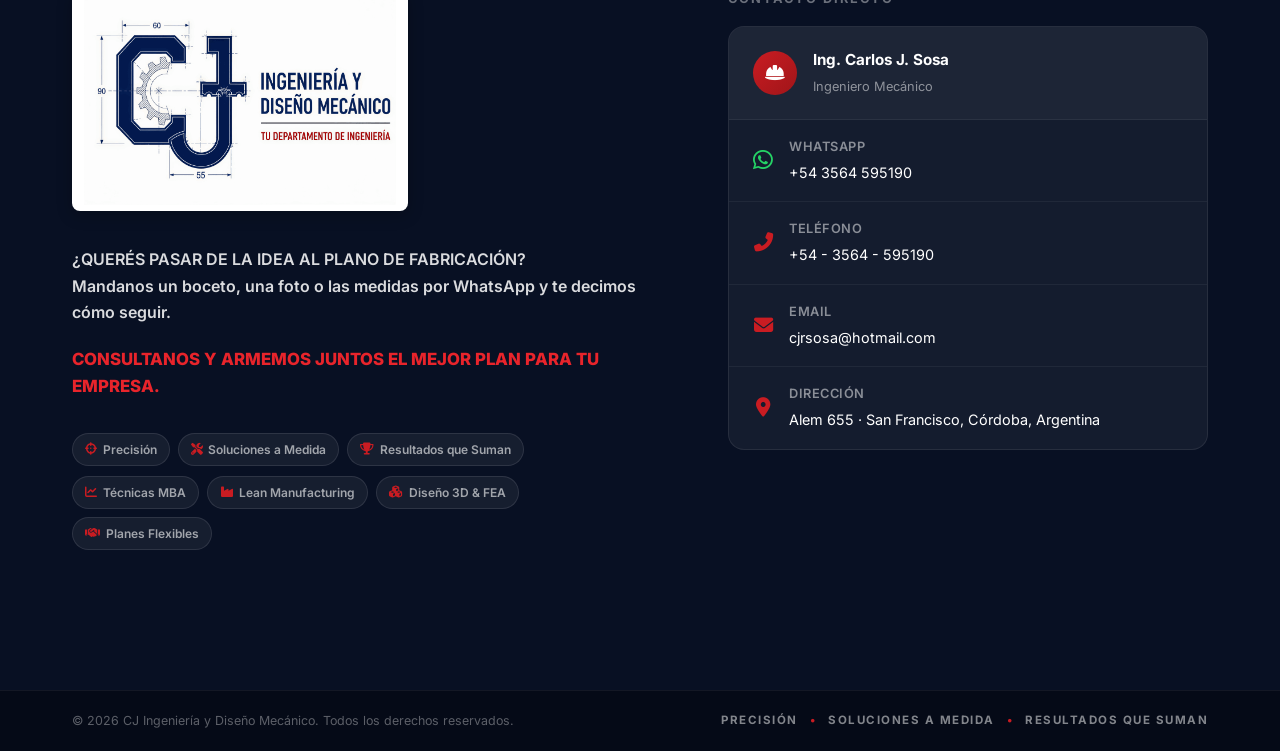
<file: servicios/03_desarrollo-de-producto.html>
<!DOCTYPE html>
<html lang="es">
<head>
    <meta charset="UTF-8">
    <meta name="viewport" content="width=device-width, initial-scale=1.0">
    <title>Desarrollo de Producto y Diseño Mecánico 3D | CJ Ingeniería</title>
    <meta name="description" content="Llevamos tus ideas a modelos 3D y planos de fabricación, del boceto a la ingeniería de detalle.">
    <!-- Google Fonts -->
    <link rel="preconnect" href="https://fonts.googleapis.com">
    <link rel="preconnect" href="https://fonts.gstatic.com" crossorigin>
    <link href="https://fonts.googleapis.com/css2?family=Inter:wght@300;400;500;600;700;800;900&display=swap" rel="stylesheet">
    <!-- Font Awesome -->
    <link rel="stylesheet" href="https://cdnjs.cloudflare.com/ajax/libs/font-awesome/6.5.0/css/all.min.css">
    <!-- CSS principal -->
    <link rel="stylesheet" href="../styles.css">
    <!-- Favicon -->
    <link rel="icon" href="/favicon.ico" sizes="any">
    <link rel="icon" type="image/png" sizes="32x32" href="/favicon-32x32.png">
    <link rel="apple-touch-icon" href="/apple-touch-icon.png">
    <style>
        /* =========================================================
           ESTILOS ESPECÍFICOS — PÁGINA DE SERVICIO
        ========================================================= */

        /* Hero: texto a la izquierda, imagen a la derecha */
        .service-page-hero {
            min-height: 96vh;
            display: flex;
            align-items: center;
            padding: 150px 0 80px 0;
            background: linear-gradient(135deg, var(--navy) 0%, #0d1e40 100%);
            color: var(--white);
            text-align: left;
        }

        .service-hero-grid {
            display: grid;
            grid-template-columns: 1fr 1fr;
            gap: 65px;
            align-items: center;
        }

        .service-hero-text { max-width: 650px; }

        .service-badge {
            display: inline-block;
            background-color: rgba(201, 28, 34, 0.2);
            color: #ff6b6b;
            padding: 5px 15px;
            border-radius: 50px;
            font-size: 0.9rem;
            font-weight: 700;
            letter-spacing: 2px;
            text-transform: uppercase;
            margin-bottom: 20px;
            border: 1px solid rgba(201, 28, 34, 0.5);
        }

        .service-page-hero h1 {
            font-size: 3.5rem;
            line-height: 1.08;
            margin-bottom: 20px;
            font-weight: 800;
            letter-spacing: -1px;
        }

        .service-intro {
            font-size: 1.2rem;
            color: #aeb5c2;
            max-width: 700px;
            margin: 0 0 30px 0;
            line-height: 1.6;
        }

        .btn-volver {
            display: flex;
            width: fit-content;
            align-items: center;
            gap: 10px;
            color: var(--white);
            font-weight: 600;
            border: 2px solid rgba(255, 255, 255, 0.2);
            padding: 10px 20px;
            border-radius: 4px;
            transition: all 0.3s ease;
            margin: 25px 0 28px 0;
        }

        .btn-volver:hover {
            background-color: var(--white);
            color: var(--navy);
            border-color: var(--white);
        }

        /* Indicador "Conocer más" */
        .hero-more-indicator {
            display: inline-flex;
            align-items: center;
            gap: 9px;
            color: var(--white);
            font-weight: 700;
            font-size: 0.95rem;
            letter-spacing: 0.3px;
            margin-top: 5px;
            transition: all 0.3s ease;
        }

        .hero-more-indicator i {
            font-size: 0.85rem;
            animation: heroArrow 1.8s ease-in-out infinite;
        }

        .hero-more-indicator:hover { color: #ff6b6b; }

        @keyframes heroArrow {
            0%, 100% { transform: translateY(0); }
            50% { transform: translateY(5px); }
        }

        /* Imagen del hero */
        .service-hero-image { position: relative; }

        .service-hero-image-wrapper {
            position: relative;
            border-radius: 8px;
            overflow: hidden;
            box-shadow: var(--shadow-lg);
        }

        .service-hero-image-wrapper img {
            width: 100%;
            display: block;
            border-radius: 8px;
            transition: transform 0.5s ease;
        }

        .service-hero-image-wrapper:hover img { transform: scale(1.05); }

        /* Contenido y preguntas */
        .service-content-section {
            padding: 80px 0;
            background-color: var(--bg-light);
        }

        .questions-section {
            max-width: 900px;
            margin: 0 auto 90px auto;
            text-align: center;
        }

        .questions-section--cta { margin: 80px auto 40px auto; }

        .question-block + .question-block { margin-top: 55px; }

        .question-block h2 {
            font-size: 2.2rem;
            color: var(--navy);
            margin-bottom: 20px;
            font-weight: 800;
        }

        .question-block p {
            color: var(--text-muted);
            margin: 0 auto;
            font-size: 1.1rem;
            line-height: 1.7;
            max-width: 820px;
        }

        /* Técnicas */
        .techniques-grid {
            display: grid;
            grid-template-columns: repeat(auto-fill, minmax(300px, 1fr));
            gap: 30px;
            margin-top: 50px;
        }

        .technique-card {
            background-color: var(--white);
            padding: 30px;
            border-radius: 8px;
            box-shadow: var(--shadow-md);
            border-top: 4px solid var(--red);
            transition: transform 0.3s ease, box-shadow 0.3s ease;
            display: flex;
            flex-direction: column;
        }

        .technique-card:nth-child(3n+1) { transition-delay: 0.1s; }
        .technique-card:nth-child(3n+2) { transition-delay: 0.2s; }
        .technique-card:nth-child(3n)   { transition-delay: 0.3s; }

        .technique-card:hover {
            transform: translateY(-5px);
            box-shadow: var(--shadow-lg);
        }

        .technique-icon {
            font-size: 2.5rem;
            color: var(--primary-light);
            margin-bottom: 20px;
        }

        .technique-card h3 {
            font-size: 1.3rem;
            color: var(--navy);
            margin-bottom: 15px;
            font-weight: 700;
        }

        .technique-card p {
            color: var(--text-muted);
            font-size: 0.95rem;
            line-height: 1.6;
        }

        /* Tarjetas con selector de imágenes */
        .image-card-container {
            padding: 20px;
            justify-content: space-between;
        }

        /* Cuadro de la imagen principal: altura fija, protegido contra compresión */
        .main-image-wrapper {
            position: relative;
            border-radius: 6px;
            overflow: hidden;
            height: 240px;
            flex-shrink: 0;
            box-shadow: var(--shadow-sm);
            margin-bottom: 12px;
        }

        .main-image-wrapper img {
            width: 100%;
            height: 100%;
            object-fit: contain;
            display: block;
            cursor: zoom-in;
            border-radius: 6px;
            transition: opacity 0.3s ease, transform 0.3s ease, box-shadow 0.3s ease;
        }

        /* Tira de miniaturas */
        .thumb-selector {
            display: flex;
            gap: 8px;
            justify-content: center;
            flex-shrink: 0;
        }

        .thumb-btn {
            background: none;
            border: 2px solid transparent;
            border-radius: 4px;
            width: 55px;
            height: 45px;
            padding: 0;
            overflow: hidden;
            cursor: pointer;
            opacity: 0.6;
            transition: all 0.2s ease;
        }

        .thumb-btn img {
            width: 100%;
            height: 100%;
            object-fit: cover;
            display: block;
        }

        .thumb-btn:hover { opacity: 1; }

        .thumb-btn.active {
            border-color: var(--red);
            opacity: 1;
            transform: translateY(-2px);
            box-shadow: var(--shadow-sm);
        }

        /* Imagen principal agrandada (x2) */
        .image-card-container.zoom { z-index: 999; }

        .image-card-container.zoom .main-image-wrapper {
            overflow: visible;
            z-index: 10;
        }

        .image-card-container.zoom .main-image-wrapper img {
            transform: scale(2);
            cursor: zoom-out;
            background: var(--white);
            box-shadow: 0 10px 30px rgba(0, 0, 0, 0.3);
        }

        /* Botón final */
        .cta-actions {
            display: flex;
            gap: 15px;
            justify-content: center;
            flex-wrap: wrap;
            margin-top: 30px;
        }

        /* Responsive */
        @media (max-width: 992px) {
            .service-hero-grid {
                grid-template-columns: 1fr;
                gap: 45px;
            }

            .service-hero-text { max-width: 100%; }

            .service-page-hero h1 { font-size: 2.5rem; }

            .service-hero-image {
                max-width: 750px;
                width: 100%;
            }
        }

        @media (max-width: 600px) {
            .service-page-hero { padding: 120px 0 60px 0; }

            .service-page-hero h1 { font-size: 2.2rem; }

            .service-intro { font-size: 1.05rem; }

            .question-block h2 { font-size: 1.8rem; }

            .image-card-container.zoom .main-image-wrapper img { transform: scale(1.3); }
        }
    </style>
</head>
<body>

    <!-- ====== NAVBAR ====== -->
    <header class="navbar" id="navbar">
        <div class="container nav-container">
            <a href="../index.html" class="logo logo--custom">
                <div class="logo-monogram-wrap">
                    <img src="../recursos/logo_cj_monogram.png" alt="CJ Monograma" class="logo-monogram">
                </div>
                <div class="logo-text-wrap">
                    <span class="logo-line-1">INGENIERÍA Y</span>
                    <span class="logo-line-2">DISEÑO MECÁNICO</span>
                    <div class="logo-text-sep"></div>
                    <span class="logo-line-3">TU DEPARTAMENTO DE INGENIERÍA</span>
                </div>
            </a>
            <nav class="nav-links" id="nav-links">
                <a href="../index.html#inicio" class="nav-link">Inicio</a>
                <a href="../index.html#filosofia" class="nav-link">Filosofía</a>
                <a href="../index.html#servicios" class="nav-link active">Servicios</a>
                <a href="../index.html#beneficios" class="nav-link">Beneficios</a>
                <a href="../index.html#planes" class="nav-link">Planes</a>
                <a href="../index.html#proceso" class="nav-link">Proceso</a>
                <a href="#contacto" class="nav-cta">
                    <i class="fab fa-whatsapp"></i> Contactar
                </a>
            </nav>
            <button class="menu-toggle" id="menu-toggle" aria-label="Abrir menú">
                <i class="fas fa-bars"></i>
            </button>
        </div>
    </header>

    <!-- ====== HERO DEL SERVICIO ====== -->
    <section class="service-page-hero">
        <div class="container">
            <div class="service-hero-grid">

                <!-- Texto a la izquierda -->
                <div class="service-hero-text" data-animate="fade-right">
                    <a href="../index.html#servicios" class="btn-volver">
                        <i class="fas fa-arrow-left"></i> Volver a Servicios
                    </a>

                    <span class="service-badge">Servicio 03</span>

                    <h1>Desarrollo de Producto</h1>

                    <p class="service-intro">
                        ¿Tenés una idea o un producto para mejorar? Lo llevamos del requerimiento al plano
                        de fabricación, con modelos 3D y documentación técnica listos para producir.
                    </p>

                    <a href="#preguntas" class="hero-more-indicator">
                        <span>Conocer más</span>
                        <i class="fas fa-chevron-down"></i>
                    </a>
                </div>

                <!-- Imagen a la derecha -->
                <div class="service-hero-image" data-animate="fade-left">
                    <div class="service-hero-image-wrapper">
                        <img src="../recursos/desarrollo_producto_hero.jpg" alt="Pantalla digital de diseño y producto">
                    </div>
                </div>

            </div>
        </div>
    </section>

    <!-- ====== CONTENIDO DEL SERVICIO ====== -->
    <section class="service-content-section" id="preguntas">
        <div class="container">

            <!-- Preguntas -->
            <div class="questions-section" data-animate="fade-up">

                <div class="question-block">
                    <h2>¿Qué es el Desarrollo de Producto?</h2>
                    <p>
                        Es la materialización de requerimientos comerciales y de planta en soluciones constructivas
                        viables. Implica integrar diseño paramétrico, selección técnica de materiales, análisis de
                        cinemática y ergonomía industrial, con el objetivo de que cada conjunto mecánico funcione
                        de forma confiable bajo las condiciones de servicio previstas.
                    </p>
                </div>

                <div class="question-block">
                    <h2>¿Por qué es útil para tu empresa?</h2>
                    <p>
                        Ayuda a reducir los ensayos y errores en el taller. Al modelar digitalmente cada componente y
                        simular sus ensamblajes, es posible detectar interferencias mecánicas antes de fabricar,
                        optimizar espesores para reducir costos de material y obtener directamente los planos necesarios
                        para cortes por láser, mecanizados o manufactura CNC.
                    </p>
                </div>

            </div>

            <!-- Metodología -->
            <div class="section-header" data-animate="fade-up">
                <div class="section-label">Capacidades de Diseño</div>
                <h2 class="section-title">Herramientas que aplicamos</h2>
                <div class="section-divider"></div>
            </div>

            <div class="techniques-grid">

                <div class="technique-card" data-animate="fade-up">
                    <i class="fas fa-cube technique-icon"></i>
                    <h3>Modelado Paramétrico (CAD 3D)</h3>
                    <p>
                        Estructuramos piezas complejas mediante relaciones dimensionales lógicas, para facilitar modificaciones ágiles en cualquier etapa del diseño.
                    </p>
                </div>

                <div class="technique-card" data-animate="fade-up">
                    <i class="fas fa-cogs technique-icon"></i>
                    <h3>Diseño de Grandes Ensamblajes</h3>
                    <p>
                        Ensamblamos conjuntos de muchas piezas individuales verificando tolerancias críticas, métodos de fijación y secuencias de montaje industrial paso a paso.
                    </p>
                </div>

                <div class="technique-card" data-animate="fade-up">
                    <i class="fas fa-sliders-h technique-icon"></i>
                    <h3>Análisis de Cinemática</h3>
                    <p>
                        Simulamos digitalmente los movimientos mecánicos del equipo en condiciones normales para detectar posibles colisiones entre componentes móviles.
                    </p>
                </div>

                <div class="technique-card" data-animate="fade-up">
                    <i class="fas fa-drafting-compass technique-icon"></i>
                    <h3>Planos Técnicos Constructivos (2D)</h3>
                    <p>
                        Elaboramos la documentación con criterios de dibujo técnico normalizado, incluyendo cotas de fabricación, tolerancias geométricas y listas de materiales (BOM).
                    </p>
                </div>

                <div class="technique-card" data-animate="fade-up">
                    <i class="fas fa-hammer technique-icon"></i>
                    <h3>Chapa Metálica y Estructuras</h3>
                    <p>
                        Calculamos los desarrollos planos y los patrones de corte para procesos de plegado, soldadura y herrería industrial.
                    </p>
                </div>

                <div class="technique-card" data-animate="fade-up">
                    <i class="fas fa-camera-retro technique-icon"></i>
                    <h3>Renderizado Técnico Fotorrealista</h3>
                    <p>
                        Creamos visualizaciones tridimensionales de calidad comercial antes de fabricar las máquinas, útiles para manuales de usuario o presentaciones de preventa.
                    </p>
                </div>

                <!-- Producto A (4 imágenes) -->
                <div class="technique-card image-card-container" data-animate="fade-up">
                    <div class="main-image-wrapper">
                        <img src="../recursos/producto_3d_1a.jpg" loading="lazy" alt="Modelo 3D del producto 1">
                    </div>
                    <div class="thumb-selector">
                        <button type="button" class="thumb-btn active" aria-label="Ver imagen 1 del producto 1"><img src="../recursos/producto_3d_1a.jpg" loading="lazy" alt=""></button>
                        <button type="button" class="thumb-btn" aria-label="Ver imagen 2 del producto 1"><img src="../recursos/producto_3d_1b.jpg" loading="lazy" alt=""></button>
                        <button type="button" class="thumb-btn" aria-label="Ver imagen 3 del producto 1"><img src="../recursos/producto_3d_1c.jpg" loading="lazy" alt=""></button>
                        <button type="button" class="thumb-btn" aria-label="Ver imagen 4 del producto 1"><img src="../recursos/producto_3d_1d.jpg" loading="lazy" alt=""></button>
                    </div>
                </div>

                <!-- Producto B (4 imágenes) -->
                <div class="technique-card image-card-container" data-animate="fade-up">
                    <div class="main-image-wrapper">
                        <img src="../recursos/producto_3d_2a.jpg" loading="lazy" alt="Modelo 3D del producto 2">
                    </div>
                    <div class="thumb-selector">
                        <button type="button" class="thumb-btn active" aria-label="Ver imagen 1 del producto 2"><img src="../recursos/producto_3d_2a.jpg" loading="lazy" alt=""></button>
                        <button type="button" class="thumb-btn" aria-label="Ver imagen 2 del producto 2"><img src="../recursos/producto_3d_2b.jpg" loading="lazy" alt=""></button>
                        <button type="button" class="thumb-btn" aria-label="Ver imagen 3 del producto 2"><img src="../recursos/producto_3d_2c.jpg" loading="lazy" alt=""></button>
                        <button type="button" class="thumb-btn" aria-label="Ver imagen 4 del producto 2"><img src="../recursos/producto_3d_2d.jpg" loading="lazy" alt=""></button>
                    </div>
                </div>

                <!-- Producto C (4 imágenes) -->
                <div class="technique-card image-card-container" data-animate="fade-up">
                    <div class="main-image-wrapper">
                        <img src="../recursos/producto_3d_3a.jpg" loading="lazy" alt="Modelo 3D del producto 3">
                    </div>
                    <div class="thumb-selector">
                        <button type="button" class="thumb-btn active" aria-label="Ver imagen 1 del producto 3"><img src="../recursos/producto_3d_3a.jpg" loading="lazy" alt=""></button>
                        <button type="button" class="thumb-btn" aria-label="Ver imagen 2 del producto 3"><img src="../recursos/producto_3d_3b.jpg" loading="lazy" alt=""></button>
                        <button type="button" class="thumb-btn" aria-label="Ver imagen 3 del producto 3"><img src="../recursos/producto_3d_3c.jpg" loading="lazy" alt=""></button>
                        <button type="button" class="thumb-btn" aria-label="Ver imagen 4 del producto 3"><img src="../recursos/producto_3d_3d.jpg" loading="lazy" alt=""></button>
                    </div>
                </div>

            </div>

            <!-- Cierre: consulta o planes -->
            <div class="questions-section questions-section--cta" data-animate="fade-up">
                <div class="question-block">
                    <h2>¿Cómo trabajamos tu proyecto?</h2>
                    <p>
                        Cada proyecto se presupuesta a medida. Nos contás qué necesitás, definimos juntos el alcance
                        y te pasamos el presupuesto.
                    </p>
                </div>

                <div class="cta-actions">
                    <a href="https://wa.me/543564595190?text=Hola%2C%20quiero%20cotizar%20un%20proyecto%20de%20Desarrollo%20de%20Producto." class="btn-hero-primary" target="_blank" rel="noopener">
                        <i class="fab fa-whatsapp"></i> Cotizá tu proyecto
                    </a>
                </div>
            </div>

        </div>
    </section>

    <!-- ====== FOOTER ====== -->
    <footer id="contacto" class="footer footer--full">
        <div class="footer-top">
            <div class="container footer-top-grid">
                <div class="footer-brand" data-animate="fade-left">
                    <div class="footer-logo-block">
                        <img src="../recursos/logo portada horizontal.png" alt="CJ Ingeniería y Diseño Mecánico" class="logo-img logo-img--footer">
                    </div>
                    <p class="footer-tagline">
                        ¿QUERÉS PASAR DE LA IDEA AL PLANO DE FABRICACIÓN?<br>
                        Mandanos un boceto, una foto o las medidas por WhatsApp y te decimos cómo seguir.
                    </p>
                    <p class="footer-cta-text">
                        CONSULTANOS Y ARMEMOS JUNTOS EL MEJOR PLAN PARA TU EMPRESA.
                    </p>
                    <div class="footer-tags">
                        <span><i class="fas fa-crosshairs"></i> Precisión</span>
                        <span><i class="fas fa-tools"></i> Soluciones a Medida</span>
                        <span><i class="fas fa-trophy"></i> Resultados que Suman</span>
                    </div>
                    <div class="footer-tags">
                        <span><i class="fas fa-chart-line"></i> Técnicas MBA</span>
                        <span><i class="fas fa-industry"></i> Lean Manufacturing</span>
                        <span><i class="fas fa-cubes"></i> Diseño 3D &amp; FEA</span>
                        <span><i class="fas fa-handshake"></i> Planes Flexibles</span>
                    </div>
                </div>

                <div class="footer-contact-block" data-animate="fade-right">
                    <h4>CONTACTO DIRECTO</h4>
                    <div class="footer-contact-card">
                        <div class="footer-contact-person">
                            <div class="person-avatar"><i class="fas fa-hard-hat"></i></div>
                            <div>
                                <strong>Ing. Carlos J. Sosa</strong>
                                <span>Ingeniero Mecánico</span>
                            </div>
                        </div>
                        <a href="https://wa.me/543564595190?text=Hola%2C%20quiero%20consultar%20por%20el%20servicio%20de%20Desarrollo%20de%20Producto." target="_blank" rel="noopener" id="btn-whatsapp" class="footer-contact-item footer-contact-item--wa">
                            <i class="fab fa-whatsapp"></i>
                            <div>
                                <strong>WhatsApp</strong>
                                <span>+54 3564 595190</span>
                            </div>
                        </a>
                        <a href="tel:+543564595190" id="btn-phone" class="footer-contact-item">
                            <i class="fas fa-phone-alt"></i>
                            <div>
                                <strong>Teléfono</strong>
                                <span>+54 - 3564 - 595190</span>
                            </div>
                        </a>
                        <a href="mailto:cjrsosa@hotmail.com" id="btn-email" class="footer-contact-item">
                            <i class="fas fa-envelope"></i>
                            <div>
                                <strong>Email</strong>
                                <span>cjrsosa@hotmail.com</span>
                            </div>
                        </a>
                        <div class="footer-contact-item">
                            <i class="fas fa-map-marker-alt"></i>
                            <div>
                                <strong>Dirección</strong>
                                <span>Alem 655 · San Francisco, Córdoba, Argentina</span>
                            </div>
                        </div>
                    </div>
                </div>
            </div>
        </div>

        <div class="footer-bottom">
            <div class="container footer-bottom-bar">
                <span class="footer-copy">&copy; 2026 CJ Ingeniería y Diseño Mecánico. Todos los derechos reservados.</span>
                <div class="footer-motto">
                    <span>PRECISIÓN</span>
                    <span class="motto-dot">•</span>
                    <span>SOLUCIONES A MEDIDA</span>
                    <span class="motto-dot">•</span>
                    <span>RESULTADOS QUE SUMAN</span>
                </div>
            </div>
        </div>
    </footer>

    <!-- Botón para volver arriba -->
    <button class="scroll-top" id="scroll-top" aria-label="Volver arriba">
        <i class="fas fa-chevron-up"></i>
    </button>

    <script src="../script.js"></script>
    <script>
        document.querySelectorAll('a[href="#contacto"]').forEach(boton => {
            boton.addEventListener('click', function(e) {
                e.preventDefault();

                // Primero se acerca al final para disparar las animaciones del footer
                window.scrollTo({
                    top: document.documentElement.scrollHeight - 200,
                    behavior: 'smooth'
                });

                // Luego de 150 ms llega hasta el final de la página
                setTimeout(() => {
                    window.scrollTo({
                        top: document.documentElement.scrollHeight,
                        behavior: 'smooth'
                    });
                }, 150);
            });
        });
    </script>

    <script>
        // Selector de imágenes con zoom (una tarjeta por producto)
        (function () {
            function cerrarZoom() {
                document.querySelectorAll('.image-card-container.zoom').forEach(c => c.classList.remove('zoom'));
            }

            document.querySelectorAll('.image-card-container').forEach(card => {
                const principal = card.querySelector('.main-image-wrapper img');
                const botones = card.querySelectorAll('.thumb-btn');

                // Miniaturas: cambian la imagen principal
                botones.forEach(boton => {
                    boton.addEventListener('click', () => {
                        cerrarZoom();
                        const nuevaImagen = boton.querySelector('img').getAttribute('src');
                        principal.style.opacity = '0';
                        setTimeout(() => {
                            principal.src = nuevaImagen;
                            principal.style.opacity = '1';
                        }, 150);
                        botones.forEach(b => b.classList.remove('active'));
                        boton.classList.add('active');
                    });
                });

                // Imagen principal: se agranda x2 (o se achica si ya estaba agrandada)
                principal.addEventListener('click', e => {
                    e.stopPropagation();
                    const estabaAgrandada = card.classList.contains('zoom');
                    cerrarZoom();
                    if (!estabaAgrandada) card.classList.add('zoom');
                });
            });

            // Clic en cualquier otro lado: se achica
            document.addEventListener('click', cerrarZoom);
        })();
    </script>
</body>
</html>
</file>
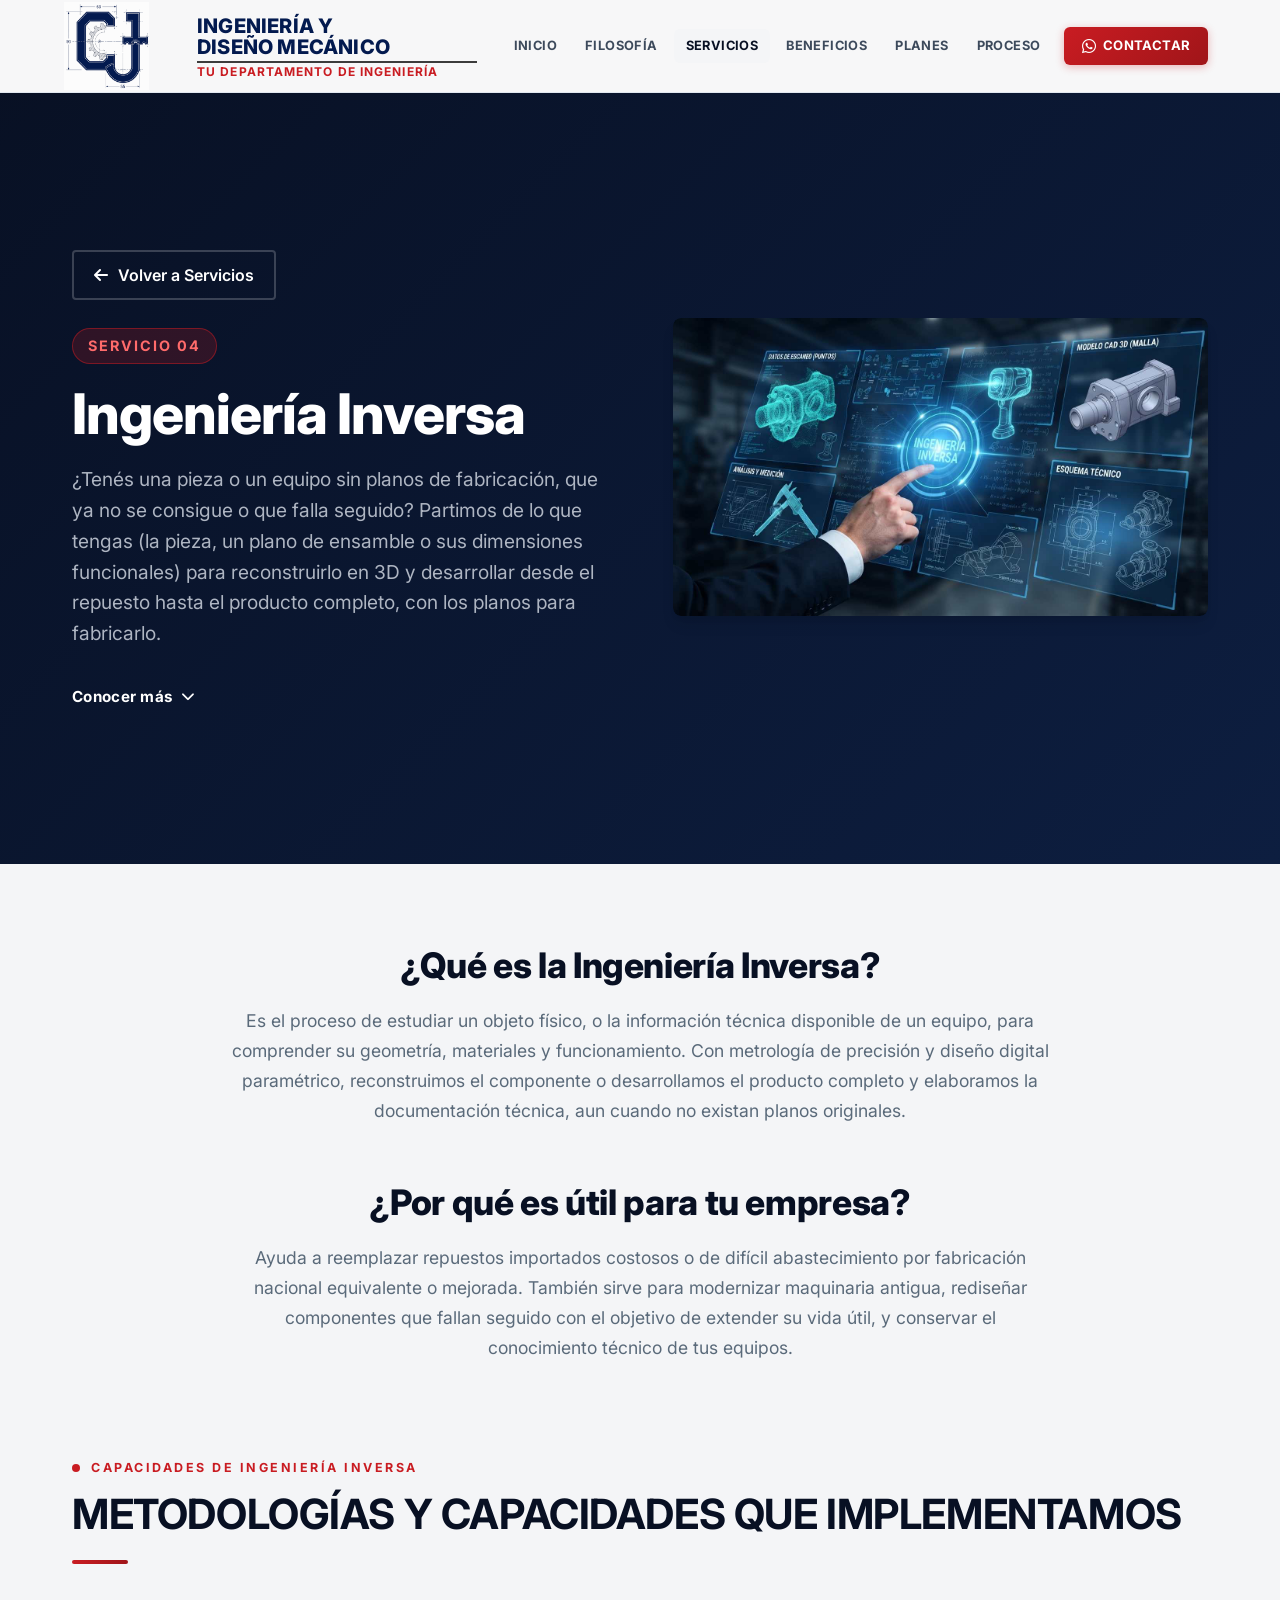
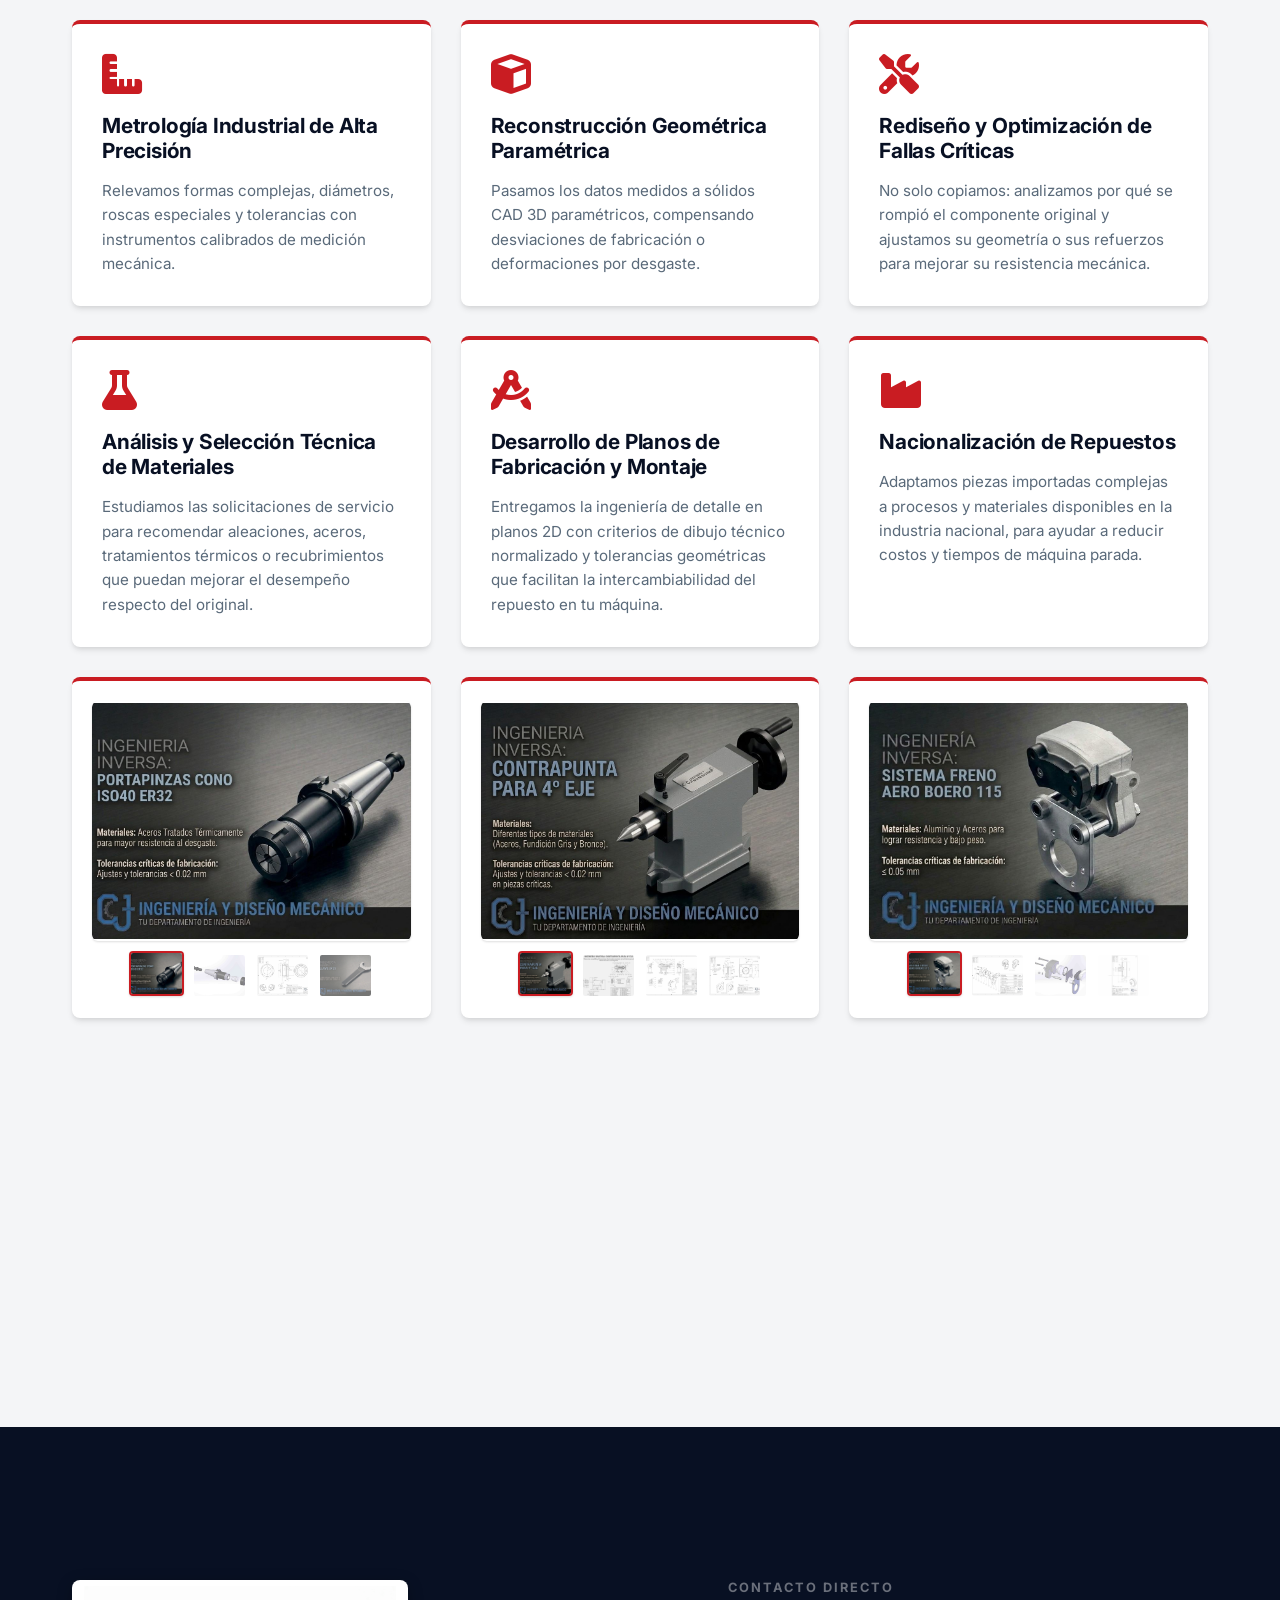
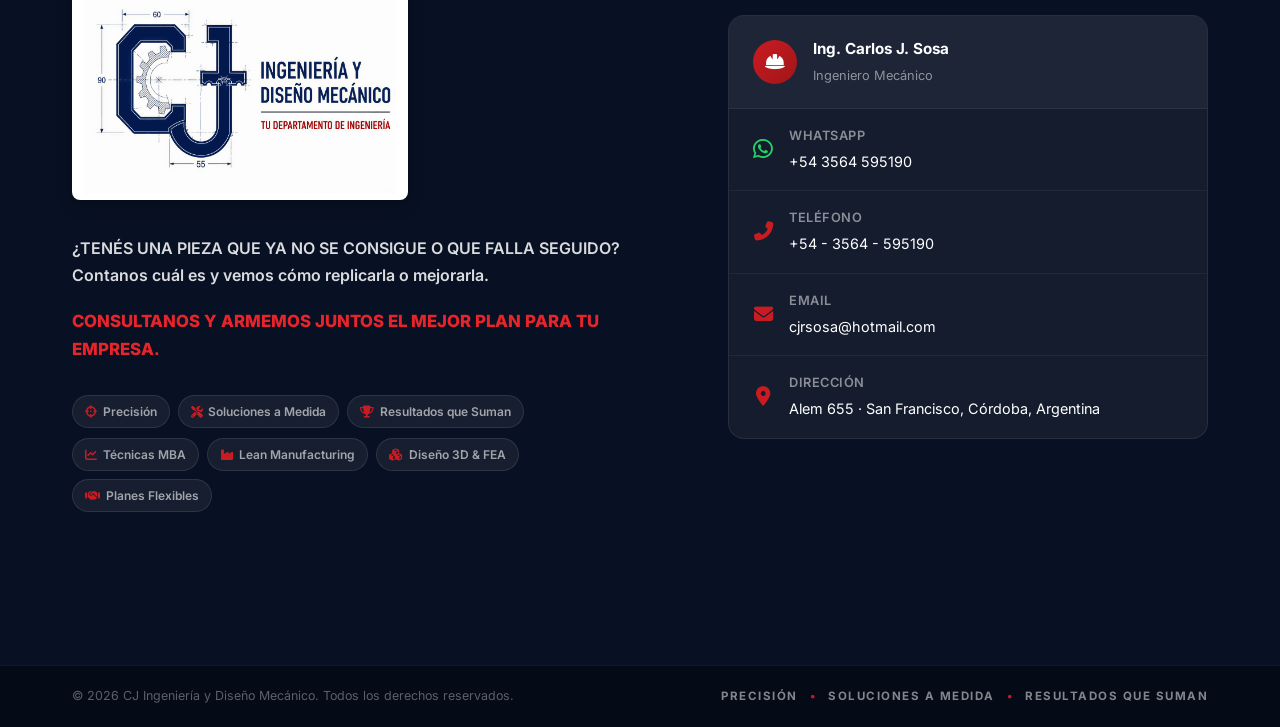
<file: servicios/04_ingenieria-inversa.html>
<!DOCTYPE html>
<html lang="es">
<head>
    <meta charset="UTF-8">
    <meta name="viewport" content="width=device-width, initial-scale=1.0">
    <title>Ingeniería Inversa y Reconstrucción de Componentes | CJ Ingeniería</title>
    <meta name="description" content="Digitalizamos, analizamos y reconstruimos componentes mecánicos para mejorar su rendimiento y desarrollar repuestos nacionales con la documentación para fabricarlos.">
    <!-- Google Fonts -->
    <link rel="preconnect" href="https://fonts.googleapis.com">
    <link rel="preconnect" href="https://fonts.gstatic.com" crossorigin>
    <link href="https://fonts.googleapis.com/css2?family=Inter:wght@300;400;500;600;700;800;900&display=swap" rel="stylesheet">
    <!-- Font Awesome -->
    <link rel="stylesheet" href="https://cdnjs.cloudflare.com/ajax/libs/font-awesome/6.5.0/css/all.min.css">
    <!-- CSS principal -->
    <link rel="stylesheet" href="../styles.css">
    <!-- Favicon -->
    <link rel="icon" href="/favicon.ico" sizes="any">
    <link rel="icon" type="image/png" sizes="32x32" href="/favicon-32x32.png">
    <link rel="apple-touch-icon" href="/apple-touch-icon.png">
    <style>
        /* =========================================================
           ESTILOS ESPECÍFICOS — PÁGINA DE SERVICIO
        ========================================================= */

        /* Hero: texto a la izquierda, imagen a la derecha */
        .service-page-hero {
            min-height: 96vh;
            display: flex;
            align-items: center;
            padding: 150px 0 80px 0;
            background: linear-gradient(135deg, var(--navy) 0%, #0d1e40 100%);
            color: var(--white);
            text-align: left;
        }

        .service-hero-grid {
            display: grid;
            grid-template-columns: 1fr 1fr;
            gap: 65px;
            align-items: center;
        }

        .service-hero-text { max-width: 650px; }

        .service-badge {
            display: inline-block;
            background-color: rgba(201, 28, 34, 0.2);
            color: #ff6b6b;
            padding: 5px 15px;
            border-radius: 50px;
            font-size: 0.9rem;
            font-weight: 700;
            letter-spacing: 2px;
            text-transform: uppercase;
            margin-bottom: 20px;
            border: 1px solid rgba(201, 28, 34, 0.5);
        }

        .service-page-hero h1 {
            font-size: 3.5rem;
            line-height: 1.08;
            margin-bottom: 20px;
            font-weight: 800;
            letter-spacing: -1px;
        }

        .service-intro {
            font-size: 1.2rem;
            color: #aeb5c2;
            max-width: 700px;
            margin: 0 0 30px 0;
            line-height: 1.6;
        }

        .btn-volver {
            display: flex;
            width: fit-content;
            align-items: center;
            gap: 10px;
            color: var(--white);
            font-weight: 600;
            border: 2px solid rgba(255, 255, 255, 0.2);
            padding: 10px 20px;
            border-radius: 4px;
            transition: all 0.3s ease;
            margin: 25px 0 28px 0;
        }

        .btn-volver:hover {
            background-color: var(--white);
            color: var(--navy);
            border-color: var(--white);
        }

        /* Indicador "Conocer más" */
        .hero-more-indicator {
            display: inline-flex;
            align-items: center;
            gap: 9px;
            color: var(--white);
            font-weight: 700;
            font-size: 0.95rem;
            letter-spacing: 0.3px;
            margin-top: 5px;
            transition: all 0.3s ease;
        }

        .hero-more-indicator i {
            font-size: 0.85rem;
            animation: heroArrow 1.8s ease-in-out infinite;
        }

        .hero-more-indicator:hover { color: #ff6b6b; }

        @keyframes heroArrow {
            0%, 100% { transform: translateY(0); }
            50% { transform: translateY(5px); }
        }

        /* Imagen del hero */
        .service-hero-image { position: relative; }

        .service-hero-image-wrapper {
            position: relative;
            border-radius: 8px;
            overflow: hidden;
            box-shadow: var(--shadow-lg);
        }

        .service-hero-image-wrapper img {
            width: 100%;
            display: block;
            border-radius: 8px;
            transition: transform 0.5s ease;
        }

        .service-hero-image-wrapper:hover img { transform: scale(1.05); }

        /* Contenido y preguntas */
        .service-content-section {
            padding: 80px 0;
            background-color: var(--bg-light);
        }

        .questions-section {
            max-width: 900px;
            margin: 0 auto 90px auto;
            text-align: center;
        }

        .questions-section--cta { margin: 80px auto 40px auto; }

        .question-block + .question-block { margin-top: 55px; }

        .question-block h2 {
            font-size: 2.2rem;
            color: var(--navy);
            margin-bottom: 20px;
            font-weight: 800;
        }

        .question-block p {
            color: var(--text-muted);
            margin: 0 auto;
            font-size: 1.1rem;
            line-height: 1.7;
            max-width: 820px;
        }

        /* Técnicas */
        .techniques-grid {
            display: grid;
            grid-template-columns: repeat(auto-fill, minmax(300px, 1fr));
            gap: 30px;
            margin-top: 50px;
        }

        .technique-card {
            background-color: var(--white);
            padding: 30px;
            border-radius: 8px;
            box-shadow: var(--shadow-md);
            border-top: 4px solid var(--red);
            transition: transform 0.3s ease, box-shadow 0.3s ease;
            display: flex;
            flex-direction: column;
        }

        .technique-card:nth-child(3n+1) { transition-delay: 0.1s; }
        .technique-card:nth-child(3n+2) { transition-delay: 0.2s; }
        .technique-card:nth-child(3n)   { transition-delay: 0.3s; }

        .technique-card:hover {
            transform: translateY(-5px);
            box-shadow: var(--shadow-lg);
        }

        .technique-icon {
            font-size: 2.5rem;
            color: var(--primary-light);
            margin-bottom: 20px;
        }

        .technique-card h3 {
            font-size: 1.3rem;
            color: var(--navy);
            margin-bottom: 15px;
            font-weight: 700;
        }

        .technique-card p {
            color: var(--text-muted);
            font-size: 0.95rem;
            line-height: 1.6;
        }

        /* Tarjetas con selector de imágenes */
        .image-card-container {
            padding: 20px;
            justify-content: space-between;
        }

        /* Cuadro de la imagen principal: altura fija, protegido contra compresión */
        .main-image-wrapper {
            position: relative;
            border-radius: 6px;
            overflow: hidden;
            height: 240px;
            flex-shrink: 0;
            box-shadow: var(--shadow-sm);
            margin-bottom: 12px;
        }

        .main-image-wrapper img {
            width: 100%;
            height: 100%;
            object-fit: contain;
            display: block;
            cursor: zoom-in;
            border-radius: 6px;
            transition: opacity 0.3s ease, transform 0.3s ease, box-shadow 0.3s ease;
        }

        /* Tira de miniaturas */
        .thumb-selector {
            display: flex;
            gap: 8px;
            justify-content: center;
            flex-shrink: 0;
        }

        .thumb-btn {
            background: none;
            border: 2px solid transparent;
            border-radius: 4px;
            width: 55px;
            height: 45px;
            padding: 0;
            overflow: hidden;
            cursor: pointer;
            opacity: 0.6;
            transition: all 0.2s ease;
        }

        .thumb-btn img {
            width: 100%;
            height: 100%;
            object-fit: cover;
            display: block;
        }

        .thumb-btn:hover { opacity: 1; }

        .thumb-btn.active {
            border-color: var(--red);
            opacity: 1;
            transform: translateY(-2px);
            box-shadow: var(--shadow-sm);
        }

        /* Imagen principal agrandada (x2) */
        .image-card-container.zoom { z-index: 999; }

        .image-card-container.zoom .main-image-wrapper {
            overflow: visible;
            z-index: 10;
        }

        .image-card-container.zoom .main-image-wrapper img {
            transform: scale(2);
            cursor: zoom-out;
            background: var(--white);
            box-shadow: 0 10px 30px rgba(0, 0, 0, 0.3);
        }

        /* Botón final */
        .cta-actions {
            display: flex;
            gap: 15px;
            justify-content: center;
            flex-wrap: wrap;
            margin-top: 30px;
        }

        /* Responsive */
        @media (max-width: 992px) {
            .service-hero-grid {
                grid-template-columns: 1fr;
                gap: 45px;
            }

            .service-hero-text { max-width: 100%; }

            .service-page-hero h1 { font-size: 2.5rem; }

            .service-hero-image {
                max-width: 750px;
                width: 100%;
            }
        }

        @media (max-width: 600px) {
            .service-page-hero { padding: 120px 0 60px 0; }

            .service-page-hero h1 { font-size: 2.2rem; }

            .service-intro { font-size: 1.05rem; }

            .question-block h2 { font-size: 1.8rem; }

            .image-card-container.zoom .main-image-wrapper img { transform: scale(1.3); }
        }
    </style>
</head>
<body>

    <!-- ====== NAVBAR ====== -->
    <header class="navbar" id="navbar">
        <div class="container nav-container">
            <a href="../index.html" class="logo logo--custom">
                <div class="logo-monogram-wrap">
                    <img src="../recursos/logo_cj_monogram.png" alt="CJ Monograma" class="logo-monogram">
                </div>
                <div class="logo-text-wrap">
                    <span class="logo-line-1">INGENIERÍA Y</span>
                    <span class="logo-line-2">DISEÑO MECÁNICO</span>
                    <div class="logo-text-sep"></div>
                    <span class="logo-line-3">TU DEPARTAMENTO DE INGENIERÍA</span>
                </div>
            </a>
            <nav class="nav-links" id="nav-links">
                <a href="../index.html#inicio" class="nav-link">Inicio</a>
                <a href="../index.html#filosofia" class="nav-link">Filosofía</a>
                <a href="../index.html#servicios" class="nav-link active">Servicios</a>
                <a href="../index.html#beneficios" class="nav-link">Beneficios</a>
                <a href="../index.html#planes" class="nav-link">Planes</a>
                <a href="../index.html#proceso" class="nav-link">Proceso</a>
                <a href="#contacto" class="nav-cta">
                    <i class="fab fa-whatsapp"></i> Contactar
                </a>
            </nav>
            <button class="menu-toggle" id="menu-toggle" aria-label="Abrir menú">
                <i class="fas fa-bars"></i>
            </button>
        </div>
    </header>

    <!-- ====== HERO DEL SERVICIO ====== -->
    <section class="service-page-hero">
        <div class="container">
            <div class="service-hero-grid">

                <!-- Texto a la izquierda -->
                <div class="service-hero-text" data-animate="fade-right">
                    <a href="../index.html#servicios" class="btn-volver">
                        <i class="fas fa-arrow-left"></i> Volver a Servicios
                    </a>

                    <span class="service-badge">Servicio 04</span>

                    <h1>Ingeniería Inversa</h1>

                    <p class="service-intro">
                        ¿Tenés una pieza o un equipo sin planos de fabricación, que ya no se consigue o que falla seguido?
                        Partimos de lo que tengas (la pieza, un plano de ensamble o sus dimensiones funcionales)
                        para reconstruirlo en 3D y desarrollar desde el repuesto hasta el producto completo,
                        con los planos para fabricarlo.
                    </p>

                    <a href="#preguntas" class="hero-more-indicator">
                        <span>Conocer más</span>
                        <i class="fas fa-chevron-down"></i>
                    </a>
                </div>

                <!-- Imagen a la derecha -->
                <div class="service-hero-image" data-animate="fade-left">
                    <div class="service-hero-image-wrapper">
                        <img src="../recursos/Ingenieria_Inversa.jpg" alt="Ingeniería inversa y reconstrucción digital de componentes">
                    </div>
                </div>

            </div>
        </div>
    </section>

    <!-- ====== CONTENIDO DEL SERVICIO ====== -->
    <section class="service-content-section" id="preguntas">
        <div class="container">

            <!-- Preguntas -->
            <div class="questions-section" data-animate="fade-up">

                <div class="question-block">
                    <h2>¿Qué es la Ingeniería Inversa?</h2>
                    <p>
                        Es el proceso de estudiar un objeto físico, o la información técnica disponible de un equipo,
                        para comprender su geometría, materiales y funcionamiento. Con metrología de precisión y diseño
                        digital paramétrico, reconstruimos el componente o desarrollamos el producto completo y
                        elaboramos la documentación técnica, aun cuando no existan planos originales.
                    </p>
                </div>

                <div class="question-block">
                    <h2>¿Por qué es útil para tu empresa?</h2>
                    <p>
                        Ayuda a reemplazar repuestos importados costosos o de difícil abastecimiento por fabricación
                        nacional equivalente o mejorada. También sirve para modernizar maquinaria antigua, rediseñar
                        componentes que fallan seguido con el objetivo de extender su vida útil, y conservar el
                        conocimiento técnico de tus equipos.
                    </p>
                </div>

            </div>

            <!-- Metodología -->
            <div class="section-header" data-animate="fade-up">
                <div class="section-label">Capacidades de Ingeniería Inversa</div>
                <h2 class="section-title">Metodologías y capacidades que implementamos</h2>
                <div class="section-divider"></div>
            </div>

            <div class="techniques-grid">

                <div class="technique-card" data-animate="fade-up">
                    <i class="fas fa-ruler-combined technique-icon"></i>
                    <h3>Metrología Industrial de Alta Precisión</h3>
                    <p>
                        Relevamos formas complejas, diámetros, roscas especiales y tolerancias con instrumentos calibrados de medición mecánica.
                    </p>
                </div>

                <div class="technique-card" data-animate="fade-up">
                    <i class="fas fa-cube technique-icon"></i>
                    <h3>Reconstrucción Geométrica Paramétrica</h3>
                    <p>
                        Pasamos los datos medidos a sólidos CAD 3D paramétricos, compensando desviaciones de fabricación o deformaciones por desgaste.
                    </p>
                </div>

                <div class="technique-card" data-animate="fade-up">
                    <i class="fas fa-screwdriver-wrench technique-icon"></i>
                    <h3>Rediseño y Optimización de Fallas Críticas</h3>
                    <p>
                        No solo copiamos: analizamos por qué se rompió el componente original y ajustamos su geometría o sus refuerzos para mejorar su resistencia mecánica.
                    </p>
                </div>

                <div class="technique-card" data-animate="fade-up">
                    <i class="fas fa-flask technique-icon"></i>
                    <h3>Análisis y Selección Técnica de Materiales</h3>
                    <p>
                        Estudiamos las solicitaciones de servicio para recomendar aleaciones, aceros, tratamientos térmicos o recubrimientos que puedan mejorar el desempeño respecto del original.
                    </p>
                </div>

                <div class="technique-card" data-animate="fade-up">
                    <i class="fas fa-drafting-compass technique-icon"></i>
                    <h3>Desarrollo de Planos de Fabricación y Montaje</h3>
                    <p>
                        Entregamos la ingeniería de detalle en planos 2D con criterios de dibujo técnico normalizado y tolerancias geométricas que facilitan la intercambiabilidad del repuesto en tu máquina.
                    </p>
                </div>

                <div class="technique-card" data-animate="fade-up">
                    <i class="fas fa-industry technique-icon"></i>
                    <h3>Nacionalización de Repuestos</h3>
                    <p>
                        Adaptamos piezas importadas complejas a procesos y materiales disponibles en la industria nacional, para ayudar a reducir costos y tiempos de máquina parada.
                    </p>
                </div>

                <!-- Caso A (4 imágenes) -->
                <div class="technique-card image-card-container" data-animate="fade-up">
                    <div class="main-image-wrapper">
                        <img src="../recursos/inversa_3d_1a.jpg" loading="lazy" alt="Caso 1 de ingeniería inversa">
                    </div>
                    <div class="thumb-selector">
                        <button type="button" class="thumb-btn active" aria-label="Ver imagen 1 del caso 1"><img src="../recursos/inversa_3d_1a.jpg" loading="lazy" alt=""></button>
                        <button type="button" class="thumb-btn" aria-label="Ver imagen 2 del caso 1"><img src="../recursos/inversa_3d_1b.jpg" loading="lazy" alt=""></button>
                        <button type="button" class="thumb-btn" aria-label="Ver imagen 3 del caso 1"><img src="../recursos/inversa_3d_1c.jpg" loading="lazy" alt=""></button>
                        <button type="button" class="thumb-btn" aria-label="Ver imagen 4 del caso 1"><img src="../recursos/inversa_3d_1d.jpg" loading="lazy" alt=""></button>
                    </div>
                </div>

                <!-- Caso B (4 imágenes) -->
                <div class="technique-card image-card-container" data-animate="fade-up">
                    <div class="main-image-wrapper">
                        <img src="../recursos/inversa_3d_2a.jpg" loading="lazy" alt="Caso 2 de ingeniería inversa">
                    </div>
                    <div class="thumb-selector">
                        <button type="button" class="thumb-btn active" aria-label="Ver imagen 1 del caso 2"><img src="../recursos/inversa_3d_2a.jpg" loading="lazy" alt=""></button>
                        <button type="button" class="thumb-btn" aria-label="Ver imagen 2 del caso 2"><img src="../recursos/inversa_3d_2b.jpg" loading="lazy" alt=""></button>
                        <button type="button" class="thumb-btn" aria-label="Ver imagen 3 del caso 2"><img src="../recursos/inversa_3d_2c.jpg" loading="lazy" alt=""></button>
                        <button type="button" class="thumb-btn" aria-label="Ver imagen 4 del caso 2"><img src="../recursos/inversa_3d_2d.jpg" loading="lazy" alt=""></button>
                    </div>
                </div>

                <!-- Caso C (4 imágenes) -->
                <div class="technique-card image-card-container" data-animate="fade-up">
                    <div class="main-image-wrapper">
                        <img src="../recursos/inversa_3d_3a.jpg" loading="lazy" alt="Caso 3 de ingeniería inversa">
                    </div>
                    <div class="thumb-selector">
                        <button type="button" class="thumb-btn active" aria-label="Ver imagen 1 del caso 3"><img src="../recursos/inversa_3d_3a.jpg" loading="lazy" alt=""></button>
                        <button type="button" class="thumb-btn" aria-label="Ver imagen 2 del caso 3"><img src="../recursos/inversa_3d_3b.jpg" loading="lazy" alt=""></button>
                        <button type="button" class="thumb-btn" aria-label="Ver imagen 3 del caso 3"><img src="../recursos/inversa_3d_3c.jpg" loading="lazy" alt=""></button>
                        <button type="button" class="thumb-btn" aria-label="Ver imagen 4 del caso 3"><img src="../recursos/inversa_3d_3d.jpg" loading="lazy" alt=""></button>
                    </div>
                </div>

            </div>

            <!-- Cierre: consulta o planes -->
            <div class="questions-section questions-section--cta" data-animate="fade-up">
                <div class="question-block">
                    <h2>¿Cómo trabajamos tu proyecto?</h2>
                    <p>
                        Cada proyecto se presupuesta a medida. Nos acercás la pieza (o una foto con medidas),
                        definimos juntos el alcance y te pasamos el presupuesto.
                    </p>
                </div>

                <div class="cta-actions">
                    <a href="https://wa.me/543564595190?text=Hola%2C%20quiero%20cotizar%20un%20proyecto%20de%20Ingenier%C3%ADa%20Inversa." class="btn-hero-primary" target="_blank" rel="noopener">
                        <i class="fab fa-whatsapp"></i> Cotizá tu proyecto
                    </a>
                </div>
            </div>

        </div>
    </section>

    <!-- ====== FOOTER ====== -->
    <footer id="contacto" class="footer footer--full">
        <div class="footer-top">
            <div class="container footer-top-grid">
                <div class="footer-brand" data-animate="fade-left">
                    <div class="footer-logo-block">
                        <img src="../recursos/logo portada horizontal.png" alt="CJ Ingeniería y Diseño Mecánico" class="logo-img logo-img--footer">
                    </div>
                    <p class="footer-tagline">
                        ¿TENÉS UNA PIEZA QUE YA NO SE CONSIGUE O QUE FALLA SEGUIDO?<br>
                        Contanos cuál es y vemos cómo replicarla o mejorarla.
                    </p>
                    <p class="footer-cta-text">
                        CONSULTANOS Y ARMEMOS JUNTOS EL MEJOR PLAN PARA TU EMPRESA.
                    </p>
                    <div class="footer-tags">
                        <span><i class="fas fa-crosshairs"></i> Precisión</span>
                        <span><i class="fas fa-tools"></i> Soluciones a Medida</span>
                        <span><i class="fas fa-trophy"></i> Resultados que Suman</span>
                    </div>
                    <div class="footer-tags">
                        <span><i class="fas fa-chart-line"></i> Técnicas MBA</span>
                        <span><i class="fas fa-industry"></i> Lean Manufacturing</span>
                        <span><i class="fas fa-cubes"></i> Diseño 3D &amp; FEA</span>
                        <span><i class="fas fa-handshake"></i> Planes Flexibles</span>
                    </div>
                </div>

                <div class="footer-contact-block" data-animate="fade-right">
                    <h4>CONTACTO DIRECTO</h4>
                    <div class="footer-contact-card">
                        <div class="footer-contact-person">
                            <div class="person-avatar"><i class="fas fa-hard-hat"></i></div>
                            <div>
                                <strong>Ing. Carlos J. Sosa</strong>
                                <span>Ingeniero Mecánico</span>
                            </div>
                        </div>
                        <a href="https://wa.me/543564595190?text=Hola%2C%20quiero%20consultar%20por%20el%20servicio%20de%20Ingenier%C3%ADa%20Inversa." target="_blank" rel="noopener" id="btn-whatsapp" class="footer-contact-item footer-contact-item--wa">
                            <i class="fab fa-whatsapp"></i>
                            <div>
                                <strong>WhatsApp</strong>
                                <span>+54 3564 595190</span>
                            </div>
                        </a>
                        <a href="tel:+543564595190" id="btn-phone" class="footer-contact-item">
                            <i class="fas fa-phone-alt"></i>
                            <div>
                                <strong>Teléfono</strong>
                                <span>+54 - 3564 - 595190</span>
                            </div>
                        </a>
                        <a href="mailto:cjrsosa@hotmail.com" id="btn-email" class="footer-contact-item">
                            <i class="fas fa-envelope"></i>
                            <div>
                                <strong>Email</strong>
                                <span>cjrsosa@hotmail.com</span>
                            </div>
                        </a>
                        <div class="footer-contact-item">
                            <i class="fas fa-map-marker-alt"></i>
                            <div>
                                <strong>Dirección</strong>
                                <span>Alem 655 · San Francisco, Córdoba, Argentina</span>
                            </div>
                        </div>
                    </div>
                </div>
            </div>
        </div>

        <div class="footer-bottom">
            <div class="container footer-bottom-bar">
                <span class="footer-copy">&copy; 2026 CJ Ingeniería y Diseño Mecánico. Todos los derechos reservados.</span>
                <div class="footer-motto">
                    <span>PRECISIÓN</span>
                    <span class="motto-dot">•</span>
                    <span>SOLUCIONES A MEDIDA</span>
                    <span class="motto-dot">•</span>
                    <span>RESULTADOS QUE SUMAN</span>
                </div>
            </div>
        </div>
    </footer>

    <!-- Botón para volver arriba -->
    <button class="scroll-top" id="scroll-top" aria-label="Volver arriba">
        <i class="fas fa-chevron-up"></i>
    </button>

    <script src="../script.js"></script>
    <script>
        document.querySelectorAll('a[href="#contacto"]').forEach(boton => {
            boton.addEventListener('click', function(e) {
                e.preventDefault();

                // Primero se acerca al final para disparar las animaciones del footer
                window.scrollTo({
                    top: document.documentElement.scrollHeight - 200,
                    behavior: 'smooth'
                });

                // Luego de 150 ms llega hasta el final de la página
                setTimeout(() => {
                    window.scrollTo({
                        top: document.documentElement.scrollHeight,
                        behavior: 'smooth'
                    });
                }, 150);
            });
        });
    </script>

    <script>
        // Selector de imágenes con zoom (una tarjeta por producto)
        (function () {
            function cerrarZoom() {
                document.querySelectorAll('.image-card-container.zoom').forEach(c => c.classList.remove('zoom'));
            }

            document.querySelectorAll('.image-card-container').forEach(card => {
                const principal = card.querySelector('.main-image-wrapper img');
                const botones = card.querySelectorAll('.thumb-btn');

                // Miniaturas: cambian la imagen principal
                botones.forEach(boton => {
                    boton.addEventListener('click', () => {
                        cerrarZoom();
                        const nuevaImagen = boton.querySelector('img').getAttribute('src');
                        principal.style.opacity = '0';
                        setTimeout(() => {
                            principal.src = nuevaImagen;
                            principal.style.opacity = '1';
                        }, 150);
                        botones.forEach(b => b.classList.remove('active'));
                        boton.classList.add('active');
                    });
                });

                // Imagen principal: se agranda x2 (o se achica si ya estaba agrandada)
                principal.addEventListener('click', e => {
                    e.stopPropagation();
                    const estabaAgrandada = card.classList.contains('zoom');
                    cerrarZoom();
                    if (!estabaAgrandada) card.classList.add('zoom');
                });
            });

            // Clic en cualquier otro lado: se achica
            document.addEventListener('click', cerrarZoom);
        })();
    </script>
</body>
</html>
</file>
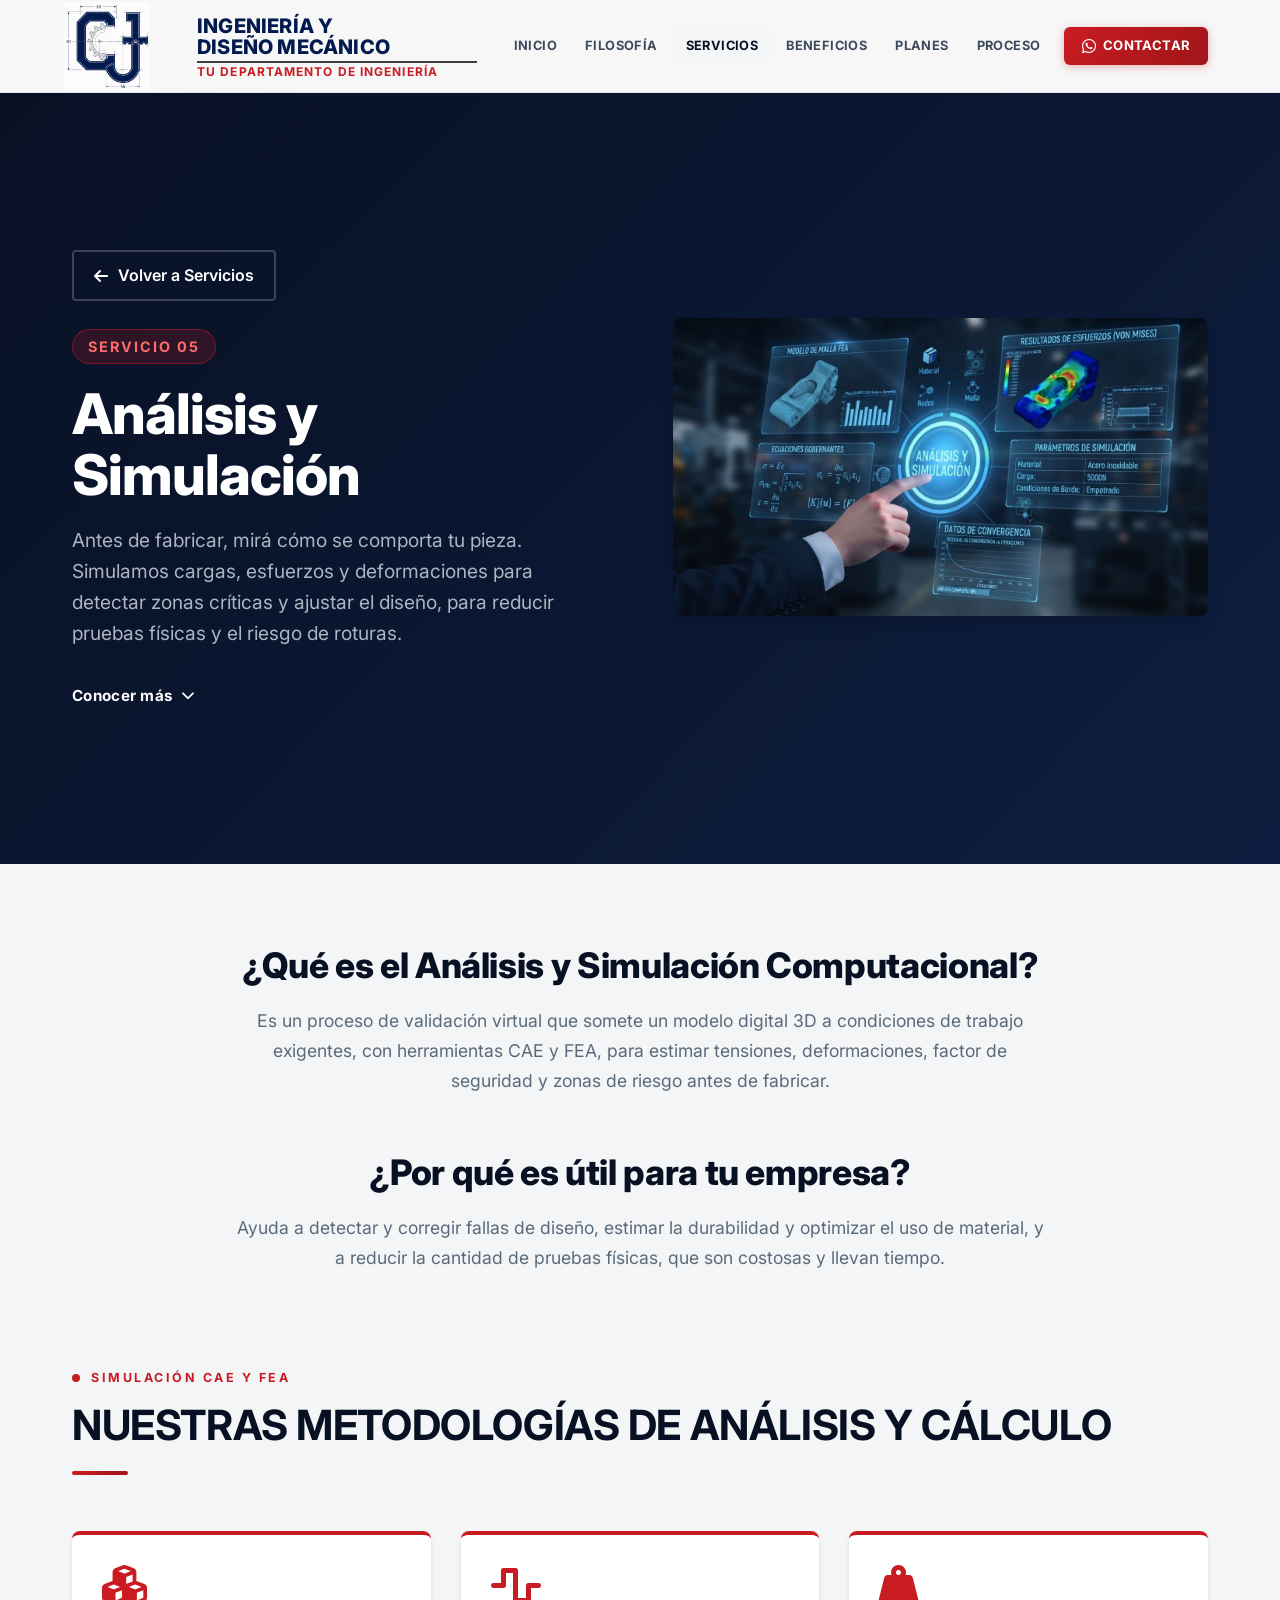
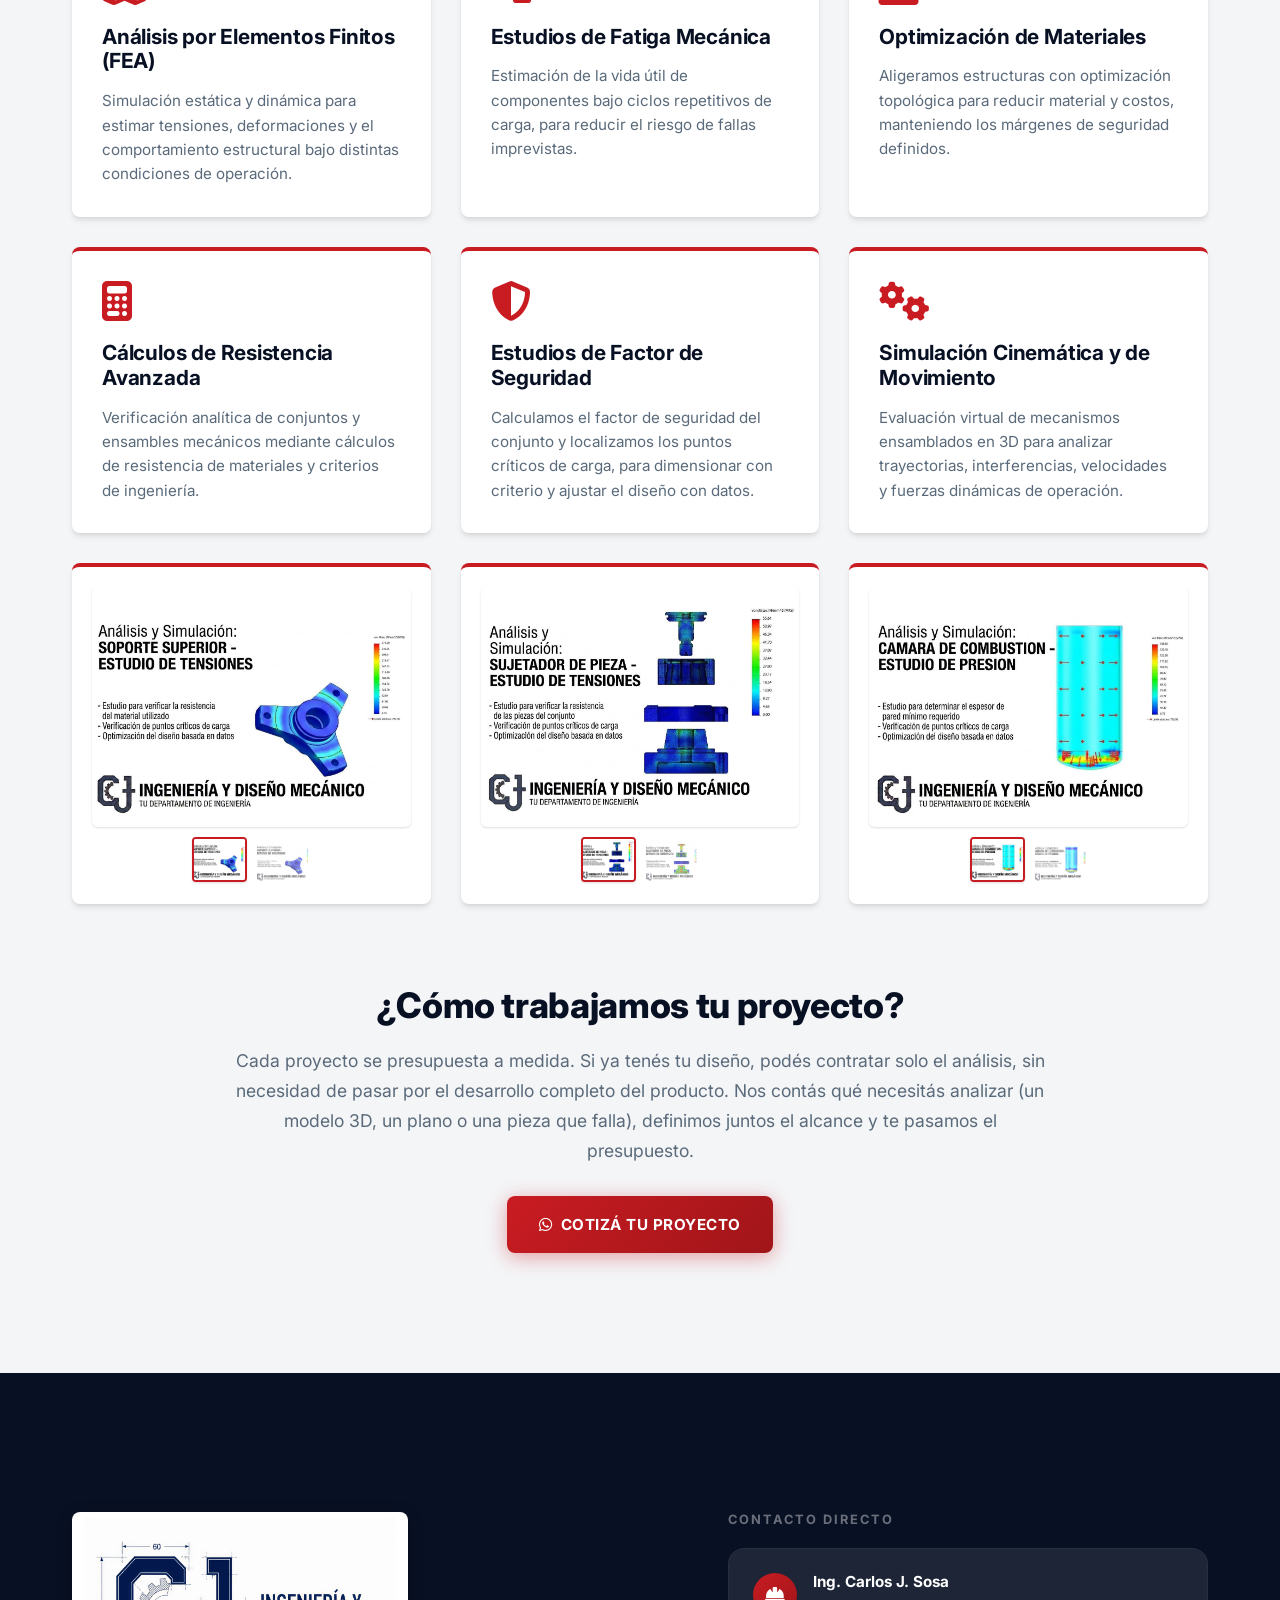
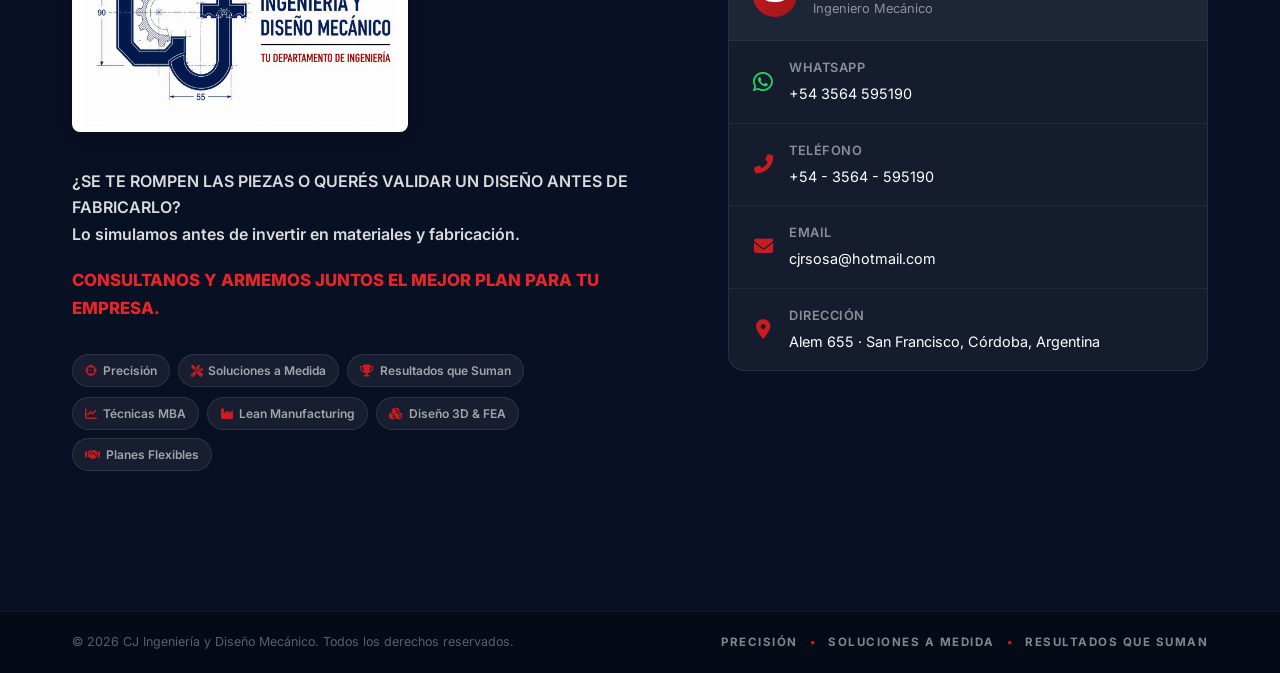
<file: servicios/05_analisis-y-simulacion.html>
<!DOCTYPE html>
<html lang="es">
<head>
    <meta charset="UTF-8">
    <meta name="viewport" content="width=device-width, initial-scale=1.0">
    <title>Análisis y Simulación Computacional (FEA) | CJ Ingeniería</title>
    <meta name="description" content="Estimamos el comportamiento de piezas y estructuras mediante análisis por elementos finitos, simulaciones y cálculos mecánicos, antes de fabricar.">
    <!-- Google Fonts -->
    <link rel="preconnect" href="https://fonts.googleapis.com">
    <link rel="preconnect" href="https://fonts.gstatic.com" crossorigin>
    <link href="https://fonts.googleapis.com/css2?family=Inter:wght@300;400;500;600;700;800;900&display=swap" rel="stylesheet">
    <!-- Font Awesome -->
    <link rel="stylesheet" href="https://cdnjs.cloudflare.com/ajax/libs/font-awesome/6.5.0/css/all.min.css">
    <!-- CSS principal -->
    <link rel="stylesheet" href="../styles.css">
    <!-- Favicon -->
    <link rel="icon" href="/favicon.ico" sizes="any">
    <link rel="icon" type="image/png" sizes="32x32" href="/favicon-32x32.png">
    <link rel="apple-touch-icon" href="/apple-touch-icon.png">
    <style>
        /* =========================================================
           ESTILOS ESPECÍFICOS — PÁGINA DE SERVICIO
        ========================================================= */

        /* Hero: texto a la izquierda, imagen a la derecha */
        .service-page-hero {
            min-height: 96vh;
            display: flex;
            align-items: center;
            padding: 150px 0 80px 0;
            background: linear-gradient(135deg, var(--navy) 0%, #0d1e40 100%);
            color: var(--white);
            text-align: left;
        }

        .service-hero-grid {
            display: grid;
            grid-template-columns: 1fr 1fr;
            gap: 65px;
            align-items: center;
        }

        .service-hero-text { max-width: 650px; }

        .service-badge {
            display: inline-block;
            background-color: rgba(201, 28, 34, 0.2);
            color: #ff6b6b;
            padding: 5px 15px;
            border-radius: 50px;
            font-size: 0.9rem;
            font-weight: 700;
            letter-spacing: 2px;
            text-transform: uppercase;
            margin-bottom: 20px;
            border: 1px solid rgba(201, 28, 34, 0.5);
        }

        .service-page-hero h1 {
            font-size: 3.5rem;
            line-height: 1.08;
            margin-bottom: 20px;
            font-weight: 800;
            letter-spacing: -1px;
        }

        .service-intro {
            font-size: 1.2rem;
            color: #aeb5c2;
            max-width: 700px;
            margin: 0 0 30px 0;
            line-height: 1.6;
        }

        .btn-volver {
            display: flex;
            width: fit-content;
            align-items: center;
            gap: 10px;
            color: var(--white);
            font-weight: 600;
            border: 2px solid rgba(255, 255, 255, 0.2);
            padding: 10px 20px;
            border-radius: 4px;
            transition: all 0.3s ease;
            margin: 25px 0 28px 0;
        }

        .btn-volver:hover {
            background-color: var(--white);
            color: var(--navy);
            border-color: var(--white);
        }

        /* Indicador "Conocer más" */
        .hero-more-indicator {
            display: inline-flex;
            align-items: center;
            gap: 9px;
            color: var(--white);
            font-weight: 700;
            font-size: 0.95rem;
            letter-spacing: 0.3px;
            margin-top: 5px;
            transition: all 0.3s ease;
        }

        .hero-more-indicator i {
            font-size: 0.85rem;
            animation: heroArrow 1.8s ease-in-out infinite;
        }

        .hero-more-indicator:hover { color: #ff6b6b; }

        @keyframes heroArrow {
            0%, 100% { transform: translateY(0); }
            50% { transform: translateY(5px); }
        }

        /* Imagen del hero */
        .service-hero-image { position: relative; }

        .service-hero-image-wrapper {
            position: relative;
            border-radius: 8px;
            overflow: hidden;
            box-shadow: var(--shadow-lg);
        }

        .service-hero-image-wrapper img {
            width: 100%;
            display: block;
            border-radius: 8px;
            transition: transform 0.5s ease;
        }

        .service-hero-image-wrapper:hover img { transform: scale(1.05); }

        /* Contenido y preguntas */
        .service-content-section {
            padding: 80px 0;
            background-color: var(--bg-light);
        }

        .questions-section {
            max-width: 900px;
            margin: 0 auto 90px auto;
            text-align: center;
        }

        .questions-section--cta { margin: 80px auto 40px auto; }

        .question-block + .question-block { margin-top: 55px; }

        .question-block h2 {
            font-size: 2.2rem;
            color: var(--navy);
            margin-bottom: 20px;
            font-weight: 800;
        }

        .question-block p {
            color: var(--text-muted);
            margin: 0 auto;
            font-size: 1.1rem;
            line-height: 1.7;
            max-width: 820px;
        }

        /* Técnicas */
        .techniques-grid {
            display: grid;
            grid-template-columns: repeat(auto-fill, minmax(300px, 1fr));
            gap: 30px;
            margin-top: 50px;
        }

        .technique-card {
            background-color: var(--white);
            padding: 30px;
            border-radius: 8px;
            box-shadow: var(--shadow-md);
            border-top: 4px solid var(--red);
            transition: transform 0.3s ease, box-shadow 0.3s ease;
            display: flex;
            flex-direction: column;
        }

        .technique-card:nth-child(3n+1) { transition-delay: 0.1s; }
        .technique-card:nth-child(3n+2) { transition-delay: 0.2s; }
        .technique-card:nth-child(3n)   { transition-delay: 0.3s; }

        .technique-card:hover {
            transform: translateY(-5px);
            box-shadow: var(--shadow-lg);
        }

        .technique-icon {
            font-size: 2.5rem;
            color: var(--primary-light);
            margin-bottom: 20px;
        }

        .technique-card h3 {
            font-size: 1.3rem;
            color: var(--navy);
            margin-bottom: 15px;
            font-weight: 700;
        }

        .technique-card p {
            color: var(--text-muted);
            font-size: 0.95rem;
            line-height: 1.6;
        }

        /* Tarjetas con selector de imágenes */
        .image-card-container {
            padding: 20px;
            justify-content: space-between;
        }

        /* Cuadro de la imagen principal: altura fija, protegido contra compresión */
        .main-image-wrapper {
            position: relative;
            border-radius: 6px;
            overflow: hidden;
            height: 240px;
            flex-shrink: 0;
            box-shadow: var(--shadow-sm);
            margin-bottom: 12px;
        }

        .main-image-wrapper img {
            width: 100%;
            height: 100%;
            object-fit: contain;
            display: block;
            cursor: zoom-in;
            border-radius: 6px;
            transition: opacity 0.3s ease, transform 0.3s ease, box-shadow 0.3s ease;
        }

        /* Tira de miniaturas */
        .thumb-selector {
            display: flex;
            gap: 8px;
            justify-content: center;
            flex-shrink: 0;
        }

        .thumb-btn {
            background: none;
            border: 2px solid transparent;
            border-radius: 4px;
            width: 55px;
            height: 45px;
            padding: 0;
            overflow: hidden;
            cursor: pointer;
            opacity: 0.6;
            transition: all 0.2s ease;
        }

        .thumb-btn img {
            width: 100%;
            height: 100%;
            object-fit: cover;
            display: block;
        }

        .thumb-btn:hover { opacity: 1; }

        .thumb-btn.active {
            border-color: var(--red);
            opacity: 1;
            transform: translateY(-2px);
            box-shadow: var(--shadow-sm);
        }

        /* Imagen principal agrandada (x2) */
        .image-card-container.zoom { z-index: 999; }

        .image-card-container.zoom .main-image-wrapper {
            overflow: visible;
            z-index: 10;
        }

        .image-card-container.zoom .main-image-wrapper img {
            transform: scale(2);
            cursor: zoom-out;
            background: var(--white);
            box-shadow: 0 10px 30px rgba(0, 0, 0, 0.3);
        }

        /* Botón final */
        .cta-actions {
            display: flex;
            gap: 15px;
            justify-content: center;
            flex-wrap: wrap;
            margin-top: 30px;
        }

        /* Responsive */
        @media (max-width: 992px) {
            .service-hero-grid {
                grid-template-columns: 1fr;
                gap: 45px;
            }

            .service-hero-text { max-width: 100%; }

            .service-page-hero h1 { font-size: 2.5rem; }

            .service-hero-image {
                max-width: 750px;
                width: 100%;
            }
        }

        @media (max-width: 600px) {
            .service-page-hero { padding: 120px 0 60px 0; }

            .service-page-hero h1 { font-size: 2.2rem; }

            .service-intro { font-size: 1.05rem; }

            .question-block h2 { font-size: 1.8rem; }

            .image-card-container.zoom .main-image-wrapper img { transform: scale(1.3); }
        }
    </style>
</head>
<body>

    <!-- ====== NAVBAR ====== -->
    <header class="navbar" id="navbar">
        <div class="container nav-container">
            <a href="../index.html" class="logo logo--custom">
                <div class="logo-monogram-wrap">
                    <img src="../recursos/logo_cj_monogram.png" alt="CJ Monograma" class="logo-monogram">
                </div>
                <div class="logo-text-wrap">
                    <span class="logo-line-1">INGENIERÍA Y</span>
                    <span class="logo-line-2">DISEÑO MECÁNICO</span>
                    <div class="logo-text-sep"></div>
                    <span class="logo-line-3">TU DEPARTAMENTO DE INGENIERÍA</span>
                </div>
            </a>
            <nav class="nav-links" id="nav-links">
                <a href="../index.html#inicio" class="nav-link">Inicio</a>
                <a href="../index.html#filosofia" class="nav-link">Filosofía</a>
                <a href="../index.html#servicios" class="nav-link active">Servicios</a>
                <a href="../index.html#beneficios" class="nav-link">Beneficios</a>
                <a href="../index.html#planes" class="nav-link">Planes</a>
                <a href="../index.html#proceso" class="nav-link">Proceso</a>
                <a href="#contacto" class="nav-cta">
                    <i class="fab fa-whatsapp"></i> Contactar
                </a>
            </nav>
            <button class="menu-toggle" id="menu-toggle" aria-label="Abrir menú">
                <i class="fas fa-bars"></i>
            </button>
        </div>
    </header>

    <!-- ====== HERO DEL SERVICIO ====== -->
    <section class="service-page-hero">
        <div class="container">
            <div class="service-hero-grid">

                <!-- Texto a la izquierda -->
                <div class="service-hero-text" data-animate="fade-right">
                    <a href="../index.html#servicios" class="btn-volver">
                        <i class="fas fa-arrow-left"></i> Volver a Servicios
                    </a>

                    <span class="service-badge">Servicio 05</span>

                    <h1>Análisis y Simulación</h1>

                    <p class="service-intro">
                        Antes de fabricar, mirá cómo se comporta tu pieza. Simulamos cargas, esfuerzos y deformaciones
                        para detectar zonas críticas y ajustar el diseño, para reducir pruebas físicas y el riesgo de roturas.
                    </p>

                    <a href="#preguntas" class="hero-more-indicator">
                        <span>Conocer más</span>
                        <i class="fas fa-chevron-down"></i>
                    </a>
                </div>

                <!-- Imagen a la derecha -->
                <div class="service-hero-image" data-animate="fade-left">
                    <div class="service-hero-image-wrapper">
                        <img src="../recursos/Analisis y simulacion.jpg" alt="Análisis y simulación computacional de esfuerzos y deformaciones">
                    </div>
                </div>

            </div>
        </div>
    </section>

    <!-- ====== CONTENIDO DEL SERVICIO ====== -->
    <section class="service-content-section" id="preguntas">
        <div class="container">

            <!-- Preguntas -->
            <div class="questions-section" data-animate="fade-up">

                <div class="question-block">
                    <h2>¿Qué es el Análisis y Simulación Computacional?</h2>
                    <p>
                        Es un proceso de validación virtual que somete un modelo digital 3D a condiciones de trabajo
                        exigentes, con herramientas CAE y FEA, para estimar tensiones, deformaciones, factor de
                        seguridad y zonas de riesgo antes de fabricar.
                    </p>
                </div>

                <div class="question-block">
                    <h2>¿Por qué es útil para tu empresa?</h2>
                    <p>
                        Ayuda a detectar y corregir fallas de diseño, estimar la durabilidad y optimizar el uso de
                        material, y a reducir la cantidad de pruebas físicas, que son costosas y llevan tiempo.
                    </p>
                </div>

            </div>

            <!-- Metodología -->
            <div class="section-header" data-animate="fade-up">
                <div class="section-label">Simulación CAE y FEA</div>
                <h2 class="section-title">Nuestras metodologías de análisis y cálculo</h2>
                <div class="section-divider"></div>
            </div>

            <div class="techniques-grid">

                <div class="technique-card" data-animate="fade-up">
                    <i class="fas fa-cubes technique-icon"></i>
                    <h3>Análisis por Elementos Finitos (FEA)</h3>
                    <p>
                        Simulación estática y dinámica para estimar tensiones, deformaciones y el comportamiento estructural bajo distintas condiciones de operación.
                    </p>
                </div>

                <div class="technique-card" data-animate="fade-up">
                    <i class="fas fa-wave-square technique-icon"></i>
                    <h3>Estudios de Fatiga Mecánica</h3>
                    <p>
                        Estimación de la vida útil de componentes bajo ciclos repetitivos de carga, para reducir el riesgo de fallas imprevistas.
                    </p>
                </div>

                <div class="technique-card" data-animate="fade-up">
                    <i class="fas fa-weight-hanging technique-icon"></i>
                    <h3>Optimización de Materiales</h3>
                    <p>
                        Aligeramos estructuras con optimización topológica para reducir material y costos, manteniendo los márgenes de seguridad definidos.
                    </p>
                </div>

                <div class="technique-card" data-animate="fade-up">
                    <i class="fas fa-calculator technique-icon"></i>
                    <h3>Cálculos de Resistencia Avanzada</h3>
                    <p>
                        Verificación analítica de conjuntos y ensambles mecánicos mediante cálculos de resistencia de materiales y criterios de ingeniería.
                    </p>
                </div>

                <div class="technique-card" data-animate="fade-up">
                    <i class="fas fa-shield-alt technique-icon"></i>
                    <h3>Estudios de Factor de Seguridad</h3>
                    <p>
                        Calculamos el factor de seguridad del conjunto y localizamos los puntos críticos de carga, para dimensionar con criterio y ajustar el diseño con datos.
                    </p>
                </div>

                <div class="technique-card" data-animate="fade-up">
                    <i class="fas fa-gears technique-icon"></i>
                    <h3>Simulación Cinemática y de Movimiento</h3>
                    <p>
                        Evaluación virtual de mecanismos ensamblados en 3D para analizar trayectorias, interferencias, velocidades y fuerzas dinámicas de operación.
                    </p>
                </div>

                <!-- Simulación A (2 imágenes) -->
                <div class="technique-card image-card-container" data-animate="fade-up">
                    <div class="main-image-wrapper">
                        <img src="../recursos/analisis_simulacion_3d_1a.jpg" loading="lazy" alt="Simulación 1: análisis por elementos finitos">
                    </div>
                    <div class="thumb-selector">
                        <button type="button" class="thumb-btn active" aria-label="Ver imagen 1 de la simulación 1"><img src="../recursos/analisis_simulacion_3d_1a.jpg" loading="lazy" alt=""></button>
                        <button type="button" class="thumb-btn" aria-label="Ver imagen 2 de la simulación 1"><img src="../recursos/analisis_simulacion_3d_1b.jpg" loading="lazy" alt=""></button>
                    </div>
                </div>

                <!-- Simulación B (2 imágenes) -->
                <div class="technique-card image-card-container" data-animate="fade-up">
                    <div class="main-image-wrapper">
                        <img src="../recursos/analisis_simulacion_3d_2a.jpg" loading="lazy" alt="Simulación 2: análisis por elementos finitos">
                    </div>
                    <div class="thumb-selector">
                        <button type="button" class="thumb-btn active" aria-label="Ver imagen 1 de la simulación 2"><img src="../recursos/analisis_simulacion_3d_2a.jpg" loading="lazy" alt=""></button>
                        <button type="button" class="thumb-btn" aria-label="Ver imagen 2 de la simulación 2"><img src="../recursos/analisis_simulacion_3d_2b.jpg" loading="lazy" alt=""></button>
                    </div>
                </div>

                <!-- Simulación C (2 imágenes) -->
                <div class="technique-card image-card-container" data-animate="fade-up">
                    <div class="main-image-wrapper">
                        <img src="../recursos/analisis_simulacion_3d_3a.jpg" loading="lazy" alt="Simulación 3: análisis por elementos finitos">
                    </div>
                    <div class="thumb-selector">
                        <button type="button" class="thumb-btn active" aria-label="Ver imagen 1 de la simulación 3"><img src="../recursos/analisis_simulacion_3d_3a.jpg" loading="lazy" alt=""></button>
                        <button type="button" class="thumb-btn" aria-label="Ver imagen 2 de la simulación 3"><img src="../recursos/analisis_simulacion_3d_3b.jpg" loading="lazy" alt=""></button>
                    </div>
                </div>

            </div>

            <!-- Cierre: consulta o planes -->
            <div class="questions-section questions-section--cta" data-animate="fade-up">
                <div class="question-block">
                    <h2>¿Cómo trabajamos tu proyecto?</h2>
                    <p>
                        Cada proyecto se presupuesta a medida. Si ya tenés tu diseño, podés contratar solo el análisis,
                        sin necesidad de pasar por el desarrollo completo del producto. Nos contás qué necesitás
                        analizar (un modelo 3D, un plano o una pieza que falla), definimos juntos el alcance
                        y te pasamos el presupuesto.
                    </p>
                </div>

                <div class="cta-actions">
                    <a href="https://wa.me/543564595190?text=Hola%2C%20quiero%20cotizar%20un%20proyecto%20de%20An%C3%A1lisis%20y%20Simulaci%C3%B3n." class="btn-hero-primary" target="_blank" rel="noopener">
                        <i class="fab fa-whatsapp"></i> Cotizá tu proyecto
                    </a>
                </div>
            </div>

        </div>
    </section>

    <!-- ====== FOOTER ====== -->
    <footer id="contacto" class="footer footer--full">
        <div class="footer-top">
            <div class="container footer-top-grid">
                <div class="footer-brand" data-animate="fade-left">
                    <div class="footer-logo-block">
                        <img src="../recursos/logo portada horizontal.png" alt="CJ Ingeniería y Diseño Mecánico" class="logo-img logo-img--footer">
                    </div>
                    <p class="footer-tagline">
                        ¿SE TE ROMPEN LAS PIEZAS O QUERÉS VALIDAR UN DISEÑO ANTES DE FABRICARLO?<br>
                        Lo simulamos antes de invertir en materiales y fabricación.
                    </p>
                    <p class="footer-cta-text">
                        CONSULTANOS Y ARMEMOS JUNTOS EL MEJOR PLAN PARA TU EMPRESA.
                    </p>
                    <div class="footer-tags">
                        <span><i class="fas fa-crosshairs"></i> Precisión</span>
                        <span><i class="fas fa-tools"></i> Soluciones a Medida</span>
                        <span><i class="fas fa-trophy"></i> Resultados que Suman</span>
                    </div>
                    <div class="footer-tags">
                        <span><i class="fas fa-chart-line"></i> Técnicas MBA</span>
                        <span><i class="fas fa-industry"></i> Lean Manufacturing</span>
                        <span><i class="fas fa-cubes"></i> Diseño 3D &amp; FEA</span>
                        <span><i class="fas fa-handshake"></i> Planes Flexibles</span>
                    </div>
                </div>

                <div class="footer-contact-block" data-animate="fade-right">
                    <h4>CONTACTO DIRECTO</h4>
                    <div class="footer-contact-card">
                        <div class="footer-contact-person">
                            <div class="person-avatar"><i class="fas fa-hard-hat"></i></div>
                            <div>
                                <strong>Ing. Carlos J. Sosa</strong>
                                <span>Ingeniero Mecánico</span>
                            </div>
                        </div>
                        <a href="https://wa.me/543564595190?text=Hola%2C%20quiero%20consultar%20por%20el%20servicio%20de%20An%C3%A1lisis%20y%20Simulaci%C3%B3n." target="_blank" rel="noopener" id="btn-whatsapp" class="footer-contact-item footer-contact-item--wa">
                            <i class="fab fa-whatsapp"></i>
                            <div>
                                <strong>WhatsApp</strong>
                                <span>+54 3564 595190</span>
                            </div>
                        </a>
                        <a href="tel:+543564595190" id="btn-phone" class="footer-contact-item">
                            <i class="fas fa-phone-alt"></i>
                            <div>
                                <strong>Teléfono</strong>
                                <span>+54 - 3564 - 595190</span>
                            </div>
                        </a>
                        <a href="mailto:cjrsosa@hotmail.com" id="btn-email" class="footer-contact-item">
                            <i class="fas fa-envelope"></i>
                            <div>
                                <strong>Email</strong>
                                <span>cjrsosa@hotmail.com</span>
                            </div>
                        </a>
                        <div class="footer-contact-item">
                            <i class="fas fa-map-marker-alt"></i>
                            <div>
                                <strong>Dirección</strong>
                                <span>Alem 655 · San Francisco, Córdoba, Argentina</span>
                            </div>
                        </div>
                    </div>
                </div>
            </div>
        </div>

        <div class="footer-bottom">
            <div class="container footer-bottom-bar">
                <span class="footer-copy">&copy; 2026 CJ Ingeniería y Diseño Mecánico. Todos los derechos reservados.</span>
                <div class="footer-motto">
                    <span>PRECISIÓN</span>
                    <span class="motto-dot">•</span>
                    <span>SOLUCIONES A MEDIDA</span>
                    <span class="motto-dot">•</span>
                    <span>RESULTADOS QUE SUMAN</span>
                </div>
            </div>
        </div>
    </footer>

    <!-- Botón para volver arriba -->
    <button class="scroll-top" id="scroll-top" aria-label="Volver arriba">
        <i class="fas fa-chevron-up"></i>
    </button>

    <script src="../script.js"></script>
    <script>
        document.querySelectorAll('a[href="#contacto"]').forEach(boton => {
            boton.addEventListener('click', function(e) {
                e.preventDefault();

                // Primero se acerca al final para disparar las animaciones del footer
                window.scrollTo({
                    top: document.documentElement.scrollHeight - 200,
                    behavior: 'smooth'
                });

                // Luego de 150 ms llega hasta el final de la página
                setTimeout(() => {
                    window.scrollTo({
                        top: document.documentElement.scrollHeight,
                        behavior: 'smooth'
                    });
                }, 150);
            });
        });
    </script>

    <script>
        // Selector de imágenes con zoom (una tarjeta por producto)
        (function () {
            function cerrarZoom() {
                document.querySelectorAll('.image-card-container.zoom').forEach(c => c.classList.remove('zoom'));
            }

            document.querySelectorAll('.image-card-container').forEach(card => {
                const principal = card.querySelector('.main-image-wrapper img');
                const botones = card.querySelectorAll('.thumb-btn');

                // Miniaturas: cambian la imagen principal
                botones.forEach(boton => {
                    boton.addEventListener('click', () => {
                        cerrarZoom();
                        const nuevaImagen = boton.querySelector('img').getAttribute('src');
                        principal.style.opacity = '0';
                        setTimeout(() => {
                            principal.src = nuevaImagen;
                            principal.style.opacity = '1';
                        }, 150);
                        botones.forEach(b => b.classList.remove('active'));
                        boton.classList.add('active');
                    });
                });

                // Imagen principal: se agranda x2 (o se achica si ya estaba agrandada)
                principal.addEventListener('click', e => {
                    e.stopPropagation();
                    const estabaAgrandada = card.classList.contains('zoom');
                    cerrarZoom();
                    if (!estabaAgrandada) card.classList.add('zoom');
                });
            });

            // Clic en cualquier otro lado: se achica
            document.addEventListener('click', cerrarZoom);
        })();
    </script>
</body>
</html>
</file>
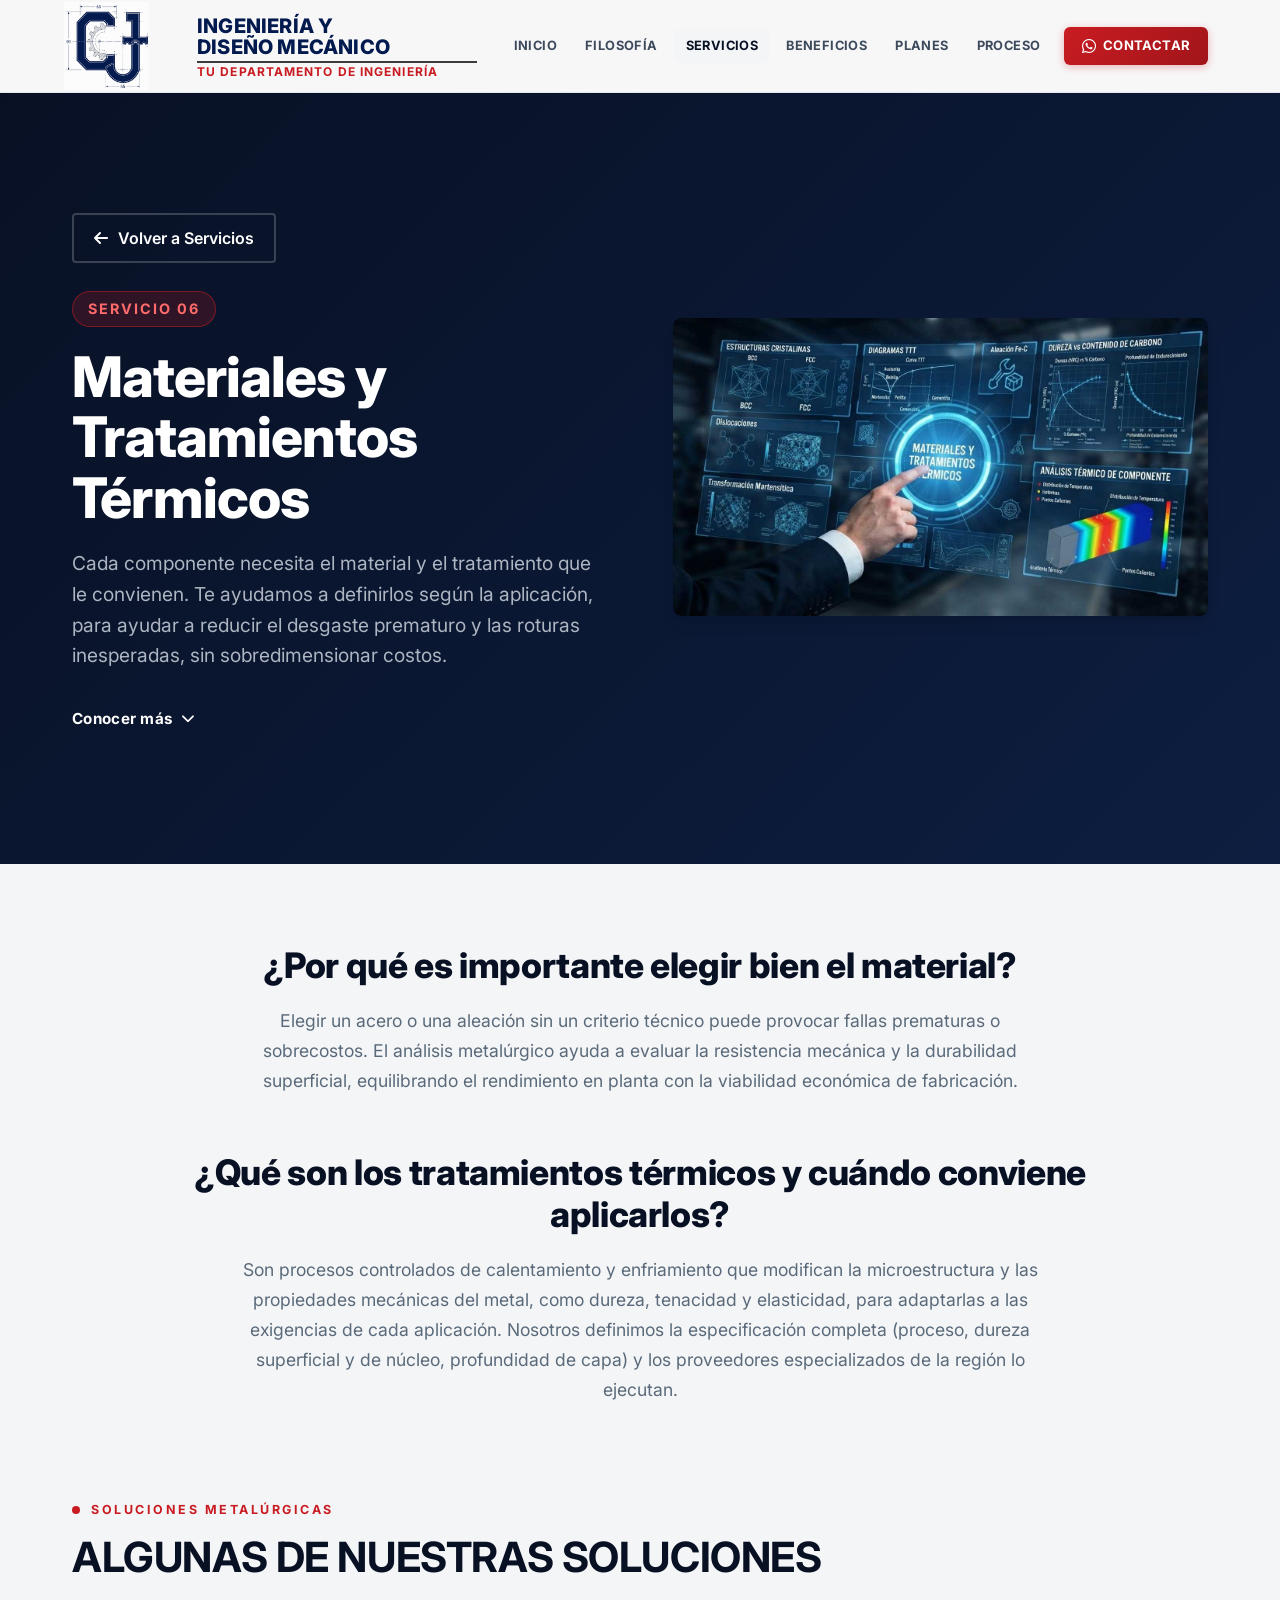
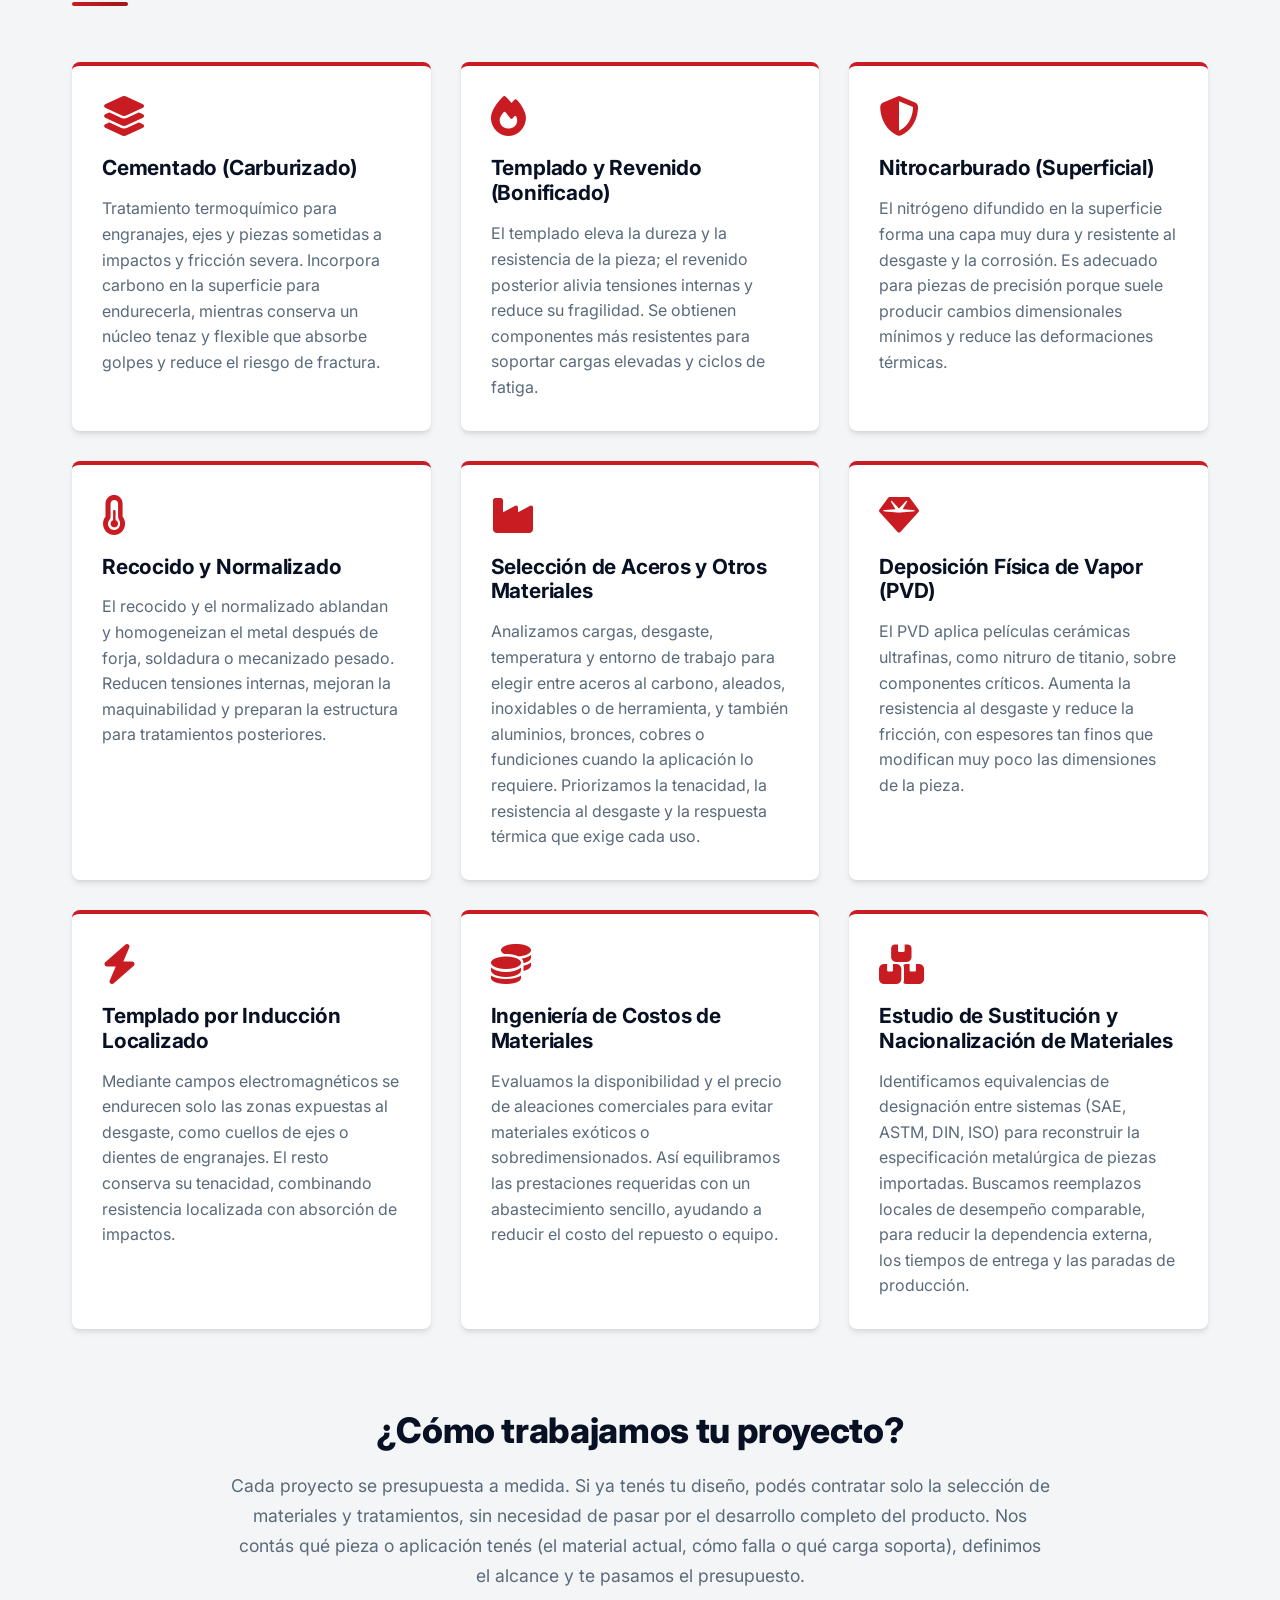
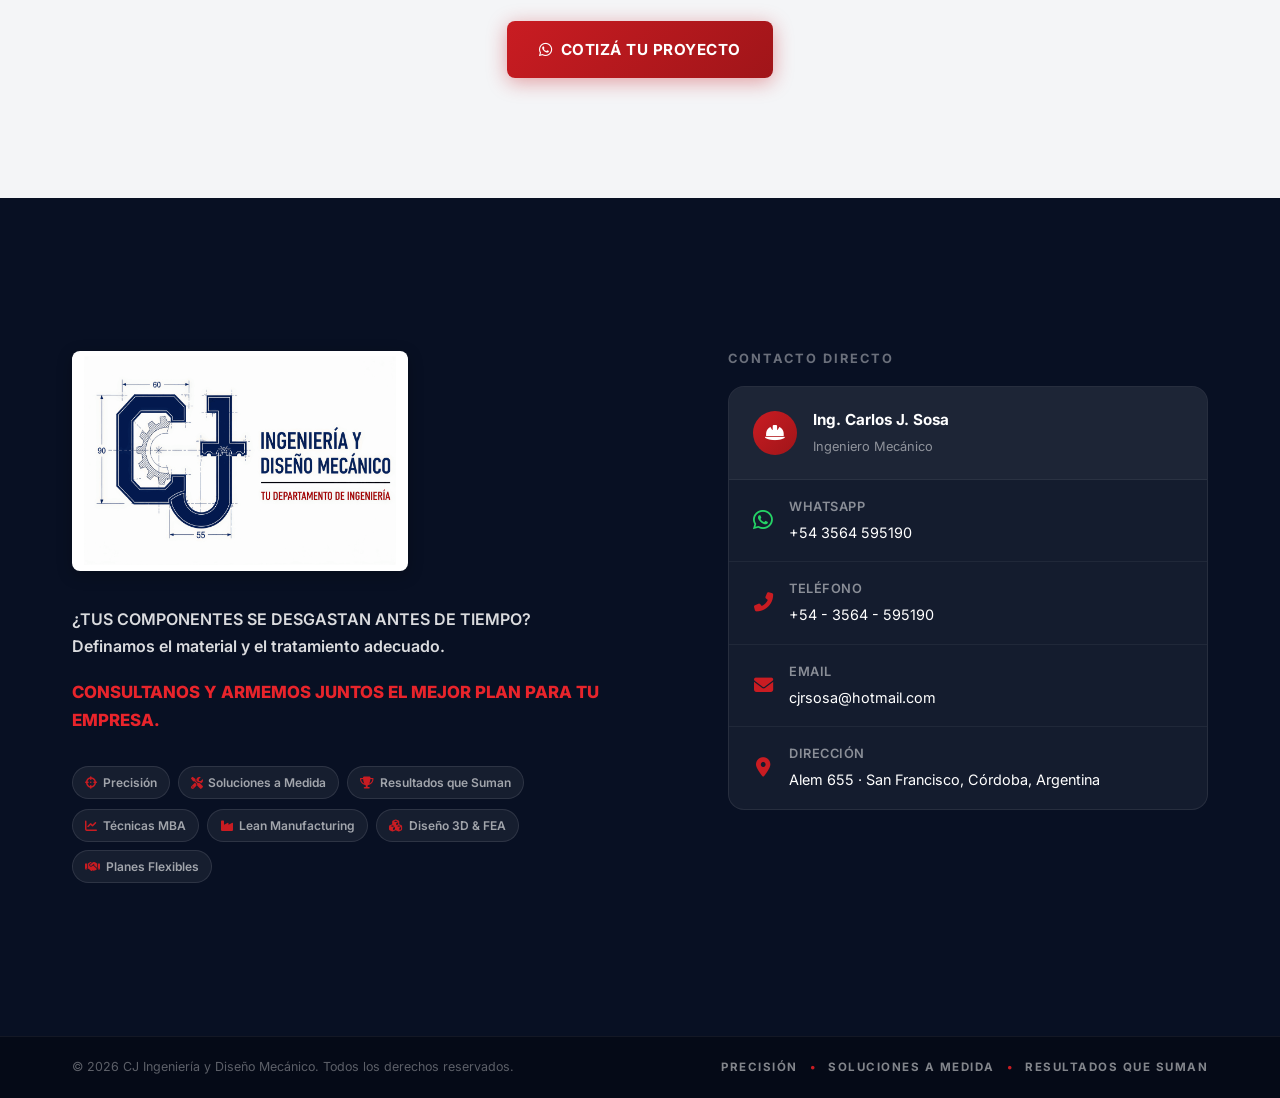
<file: servicios/06_materiales-y-tratamientos.html>
<!DOCTYPE html>
<html lang="es">
<head>
    <meta charset="UTF-8">
    <meta name="viewport" content="width=device-width, initial-scale=1.0">
    <title>Selección de Materiales y Tratamientos Térmicos | CJ Ingeniería</title>
    <meta name="description" content="Seleccionamos materiales y tratamientos térmicos para mejorar la resistencia y la durabilidad de componentes industriales, cuidando el costo.">
    <!-- Google Fonts -->
    <link rel="preconnect" href="https://fonts.googleapis.com">
    <link rel="preconnect" href="https://fonts.gstatic.com" crossorigin>
    <link href="https://fonts.googleapis.com/css2?family=Inter:wght@300;400;500;600;700;800;900&display=swap" rel="stylesheet">
    <!-- Font Awesome -->
    <link rel="stylesheet" href="https://cdnjs.cloudflare.com/ajax/libs/font-awesome/6.5.0/css/all.min.css">
    <!-- CSS principal -->
    <link rel="stylesheet" href="../styles.css">
    <!-- Favicon -->
    <link rel="icon" href="/favicon.ico" sizes="any">
    <link rel="icon" type="image/png" sizes="32x32" href="/favicon-32x32.png">
    <link rel="apple-touch-icon" href="/apple-touch-icon.png">
    <style>
        /* =========================================================
           ESTILOS ESPECÍFICOS — PÁGINA DE SERVICIO
        ========================================================= */

        /* Hero: texto a la izquierda, imagen a la derecha */
        .service-page-hero {
            min-height: 96vh;
            display: flex;
            align-items: center;
            padding: 150px 0 80px 0;
            background: linear-gradient(135deg, var(--navy) 0%, #0d1e40 100%);
            color: var(--white);
            text-align: left;
        }

        .service-hero-grid {
            display: grid;
            grid-template-columns: 1fr 1fr;
            gap: 65px;
            align-items: center;
        }

        .service-hero-text { max-width: 650px; }

        .service-badge {
            display: inline-block;
            background-color: rgba(201, 28, 34, 0.2);
            color: #ff6b6b;
            padding: 5px 15px;
            border-radius: 50px;
            font-size: 0.9rem;
            font-weight: 700;
            letter-spacing: 2px;
            text-transform: uppercase;
            margin-bottom: 20px;
            border: 1px solid rgba(201, 28, 34, 0.5);
        }

        .service-page-hero h1 {
            font-size: 3.5rem;
            line-height: 1.08;
            margin-bottom: 20px;
            font-weight: 800;
            letter-spacing: -1px;
        }

        .service-intro {
            font-size: 1.2rem;
            color: #aeb5c2;
            max-width: 700px;
            margin: 0 0 30px 0;
            line-height: 1.6;
        }

        .btn-volver {
            display: flex;
            width: fit-content;
            align-items: center;
            gap: 10px;
            color: var(--white);
            font-weight: 600;
            border: 2px solid rgba(255, 255, 255, 0.2);
            padding: 10px 20px;
            border-radius: 4px;
            transition: all 0.3s ease;
            margin: 10px 0 28px 0;
        }

        .btn-volver:hover {
            background-color: var(--white);
            color: var(--navy);
            border-color: var(--white);
        }

        /* Indicador "Conocer más" */
        .hero-more-indicator {
            display: inline-flex;
            align-items: center;
            gap: 9px;
            color: var(--white);
            font-weight: 700;
            font-size: 0.95rem;
            letter-spacing: 0.3px;
            margin-top: 5px;
            transition: all 0.3s ease;
        }

        .hero-more-indicator i {
            font-size: 0.85rem;
            animation: heroArrow 1.8s ease-in-out infinite;
        }

        .hero-more-indicator:hover { color: #ff6b6b; }

        @keyframes heroArrow {
            0%, 100% { transform: translateY(0); }
            50% { transform: translateY(5px); }
        }

        /* Imagen del hero */
        .service-hero-image { position: relative; }

        .service-hero-image-wrapper {
            position: relative;
            border-radius: 8px;
            overflow: hidden;
            box-shadow: var(--shadow-lg);
        }

        .service-hero-image-wrapper img {
            width: 100%;
            display: block;
            border-radius: 8px;
            transition: transform 0.5s ease;
        }

        .service-hero-image-wrapper:hover img { transform: scale(1.05); }

        /* Contenido y preguntas */
        .service-content-section {
            padding: 80px 0;
            background-color: var(--bg-light);
        }

        .questions-section {
            max-width: 900px;
            margin: 0 auto 90px auto;
            text-align: center;
        }

        .questions-section--cta { margin: 80px auto 40px auto; }

        .question-block + .question-block { margin-top: 55px; }

        .question-block h2 {
            font-size: 2.2rem;
            color: var(--navy);
            margin-bottom: 20px;
            font-weight: 800;
        }

        .question-block p {
            color: var(--text-muted);
            margin: 0 auto;
            font-size: 1.1rem;
            line-height: 1.7;
            max-width: 820px;
        }

        /* Técnicas */
        .techniques-grid {
            display: grid;
            grid-template-columns: repeat(auto-fill, minmax(300px, 1fr));
            gap: 30px;
            margin-top: 50px;
        }

        .technique-card {
            background-color: var(--white);
            padding: 30px;
            border-radius: 8px;
            box-shadow: var(--shadow-md);
            border-top: 4px solid var(--red);
            transition: transform 0.3s ease, box-shadow 0.3s ease;
        }

        .technique-card:nth-child(3n+1) { transition-delay: 0.1s; }
        .technique-card:nth-child(3n+2) { transition-delay: 0.2s; }
        .technique-card:nth-child(3n)   { transition-delay: 0.3s; }

        .technique-card:hover {
            transform: translateY(-5px);
            box-shadow: var(--shadow-lg);
        }

        .technique-icon {
            font-size: 2.5rem;
            color: var(--primary-light);
            margin-bottom: 20px;
        }

        .technique-card h3 {
            font-size: 1.3rem;
            color: var(--navy);
            margin-bottom: 15px;
            font-weight: 700;
        }

        .technique-card p {
            color: var(--text-muted);
            font-size: 1rem;
            line-height: 1.6;
        }

        /* Botón final */
        .cta-actions {
            display: flex;
            gap: 15px;
            justify-content: center;
            flex-wrap: wrap;
            margin-top: 30px;
        }

        /* Responsive */
        @media (max-width: 992px) {
            .service-hero-grid {
                grid-template-columns: 1fr;
                gap: 45px;
            }

            .service-hero-text { max-width: 100%; }

            .service-page-hero h1 { font-size: 2.5rem; }

            .service-hero-image {
                max-width: 750px;
                width: 100%;
            }
        }

        @media (max-width: 600px) {
            .service-page-hero { padding: 120px 0 60px 0; }

            .service-page-hero h1 { font-size: 2.2rem; }

            .service-intro { font-size: 1.05rem; }

            .question-block h2 { font-size: 1.8rem; }
        }
    </style>
</head>
<body>

    <!-- ====== NAVBAR ====== -->
    <header class="navbar" id="navbar">
        <div class="container nav-container">
            <a href="../index.html" class="logo logo--custom">
                <div class="logo-monogram-wrap">
                    <img src="../recursos/logo_cj_monogram.png" alt="CJ Monograma" class="logo-monogram">
                </div>
                <div class="logo-text-wrap">
                    <span class="logo-line-1">INGENIERÍA Y</span>
                    <span class="logo-line-2">DISEÑO MECÁNICO</span>
                    <div class="logo-text-sep"></div>
                    <span class="logo-line-3">TU DEPARTAMENTO DE INGENIERÍA</span>
                </div>
            </a>
            <nav class="nav-links" id="nav-links">
                <a href="../index.html#inicio" class="nav-link">Inicio</a>
                <a href="../index.html#filosofia" class="nav-link">Filosofía</a>
                <a href="../index.html#servicios" class="nav-link active">Servicios</a>
                <a href="../index.html#beneficios" class="nav-link">Beneficios</a>
                <a href="../index.html#planes" class="nav-link">Planes</a>
                <a href="../index.html#proceso" class="nav-link">Proceso</a>
                <a href="#contacto" class="nav-cta">
                    <i class="fab fa-whatsapp"></i> Contactar
                </a>
            </nav>
            <button class="menu-toggle" id="menu-toggle" aria-label="Abrir menú">
                <i class="fas fa-bars"></i>
            </button>
        </div>
    </header>

    <!-- ====== HERO DEL SERVICIO ====== -->
    <section class="service-page-hero">
        <div class="container">
            <div class="service-hero-grid">

                <!-- Texto a la izquierda -->
                <div class="service-hero-text" data-animate="fade-right">
                    <a href="../index.html#servicios" class="btn-volver">
                        <i class="fas fa-arrow-left"></i> Volver a Servicios
                    </a>

                    <span class="service-badge">Servicio 06</span>

                    <h1>Materiales y Tratamientos Térmicos</h1>

                    <p class="service-intro">
                        Cada componente necesita el material y el tratamiento que le convienen. Te ayudamos a definirlos
                        según la aplicación, para ayudar a reducir el desgaste prematuro y las roturas inesperadas,
                        sin sobredimensionar costos.
                    </p>

                    <a href="#preguntas" class="hero-more-indicator">
                        <span>Conocer más</span>
                        <i class="fas fa-chevron-down"></i>
                    </a>
                </div>

                <!-- Imagen a la derecha -->
                <div class="service-hero-image" data-animate="fade-left">
                    <div class="service-hero-image-wrapper">
                        <img src="../recursos/Materiales y tratamientos termicos.jpg" alt="Materiales y tratamientos térmicos">
                    </div>
                </div>

            </div>
        </div>
    </section>

    <!-- ====== CONTENIDO DEL SERVICIO ====== -->
    <section class="service-content-section" id="preguntas">
        <div class="container">

            <!-- Preguntas -->
            <div class="questions-section" data-animate="fade-up">

                <div class="question-block">
                    <h2>¿Por qué es importante elegir bien el material?</h2>
                    <p>
                        Elegir un acero o una aleación sin un criterio técnico puede provocar fallas prematuras o
                        sobrecostos. El análisis metalúrgico ayuda a evaluar la resistencia mecánica y la durabilidad
                        superficial, equilibrando el rendimiento en planta con la viabilidad económica de fabricación.
                    </p>
                </div>

                <div class="question-block">
                    <h2>¿Qué son los tratamientos térmicos y cuándo conviene aplicarlos?</h2>
                    <p>
                        Son procesos controlados de calentamiento y enfriamiento que modifican la microestructura y las
                        propiedades mecánicas del metal, como dureza, tenacidad y elasticidad, para adaptarlas a las
                        exigencias de cada aplicación. Nosotros definimos la especificación completa (proceso, dureza
                        superficial y de núcleo, profundidad de capa) y los proveedores especializados de la región
                        lo ejecutan.
                    </p>
                </div>

            </div>

            <!-- Metodología -->
            <div class="section-header" data-animate="fade-up">
                <div class="section-label">Soluciones metalúrgicas</div>
                <h2 class="section-title">Algunas de nuestras soluciones</h2>
                <div class="section-divider"></div>
            </div>

            <div class="techniques-grid">

                <div class="technique-card" data-animate="fade-up">
                    <i class="fas fa-layer-group technique-icon"></i>
                    <h3>Cementado (Carburizado)</h3>
                    <p>
                        Tratamiento termoquímico para engranajes, ejes y piezas sometidas a impactos y fricción severa. Incorpora carbono en la superficie para endurecerla, mientras conserva un núcleo tenaz y flexible que absorbe golpes y reduce el riesgo de fractura.
                    </p>
                </div>

                <div class="technique-card" data-animate="fade-up">
                    <i class="fas fa-fire technique-icon"></i>
                    <h3>Templado y Revenido (Bonificado)</h3>
                    <p>
                        El templado eleva la dureza y la resistencia de la pieza; el revenido posterior alivia tensiones internas y reduce su fragilidad. Se obtienen componentes más resistentes para soportar cargas elevadas y ciclos de fatiga.
                    </p>
                </div>

                <div class="technique-card" data-animate="fade-up">
                    <i class="fas fa-shield-alt technique-icon"></i>
                    <h3>Nitrocarburado (Superficial)</h3>
                    <p>
                        El nitrógeno difundido en la superficie forma una capa muy dura y resistente al desgaste y la corrosión. Es adecuado para piezas de precisión porque suele producir cambios dimensionales mínimos y reduce las deformaciones térmicas.
                    </p>
                </div>

                <div class="technique-card" data-animate="fade-up">
                    <i class="fas fa-temperature-half technique-icon"></i>
                    <h3>Recocido y Normalizado</h3>
                    <p>
                        El recocido y el normalizado ablandan y homogeneizan el metal después de forja, soldadura o mecanizado pesado. Reducen tensiones internas, mejoran la maquinabilidad y preparan la estructura para tratamientos posteriores.
                    </p>
                </div>

                <div class="technique-card" data-animate="fade-up">
                    <i class="fas fa-industry technique-icon"></i>
                    <h3>Selección de Aceros y Otros Materiales</h3>
                    <p>
                        Analizamos cargas, desgaste, temperatura y entorno de trabajo para elegir entre aceros al carbono, aleados, inoxidables o de herramienta, y también aluminios, bronces, cobres o fundiciones cuando la aplicación lo requiere. Priorizamos la tenacidad, la resistencia al desgaste y la respuesta térmica que exige cada uso.
                    </p>
                </div>

                <div class="technique-card" data-animate="fade-up">
                    <i class="fas fa-gem technique-icon"></i>
                    <h3>Deposición Física de Vapor (PVD)</h3>
                    <p>
                        El PVD aplica películas cerámicas ultrafinas, como nitruro de titanio, sobre componentes críticos. Aumenta la resistencia al desgaste y reduce la fricción, con espesores tan finos que modifican muy poco las dimensiones de la pieza.
                    </p>
                </div>

                <div class="technique-card" data-animate="fade-up">
                    <i class="fas fa-bolt technique-icon"></i>
                    <h3>Templado por Inducción Localizado</h3>
                    <p>
                        Mediante campos electromagnéticos se endurecen solo las zonas expuestas al desgaste, como cuellos de ejes o dientes de engranajes. El resto conserva su tenacidad, combinando resistencia localizada con absorción de impactos.
                    </p>
                </div>

                <div class="technique-card" data-animate="fade-up">
                    <i class="fas fa-coins technique-icon"></i>
                    <h3>Ingeniería de Costos de Materiales</h3>
                    <p>
                        Evaluamos la disponibilidad y el precio de aleaciones comerciales para evitar materiales exóticos o sobredimensionados. Así equilibramos las prestaciones requeridas con un abastecimiento sencillo, ayudando a reducir el costo del repuesto o equipo.
                    </p>
                </div>

                <div class="technique-card" data-animate="fade-up">
                    <i class="fas fa-boxes-stacked technique-icon"></i>
                    <h3>Estudio de Sustitución y Nacionalización de Materiales</h3>
                    <p>
                        Identificamos equivalencias de designación entre sistemas (SAE, ASTM, DIN, ISO) para reconstruir la especificación metalúrgica de piezas importadas. Buscamos reemplazos locales de desempeño comparable, para reducir la dependencia externa, los tiempos de entrega y las paradas de producción.
                    </p>
                </div>

            </div>

            <!-- Cierre: consulta o planes -->
            <div class="questions-section questions-section--cta" data-animate="fade-up">
                <div class="question-block">
                    <h2>¿Cómo trabajamos tu proyecto?</h2>
                    <p>
                        Cada proyecto se presupuesta a medida. Si ya tenés tu diseño, podés contratar solo la selección
                        de materiales y tratamientos, sin necesidad de pasar por el desarrollo completo del producto.
                        Nos contás qué pieza o aplicación tenés (el material actual, cómo falla o qué carga soporta),
                        definimos el alcance y te pasamos el presupuesto.
                    </p>
                </div>

                <div class="cta-actions">
                    <a href="https://wa.me/543564595190?text=Hola%2C%20quiero%20cotizar%20un%20proyecto%20de%20Materiales%20y%20Tratamientos%20T%C3%A9rmicos." class="btn-hero-primary" target="_blank" rel="noopener">
                        <i class="fab fa-whatsapp"></i> Cotizá tu proyecto
                    </a>
                </div>
            </div>

        </div>
    </section>

    <!-- ====== FOOTER ====== -->
    <footer id="contacto" class="footer footer--full">
        <div class="footer-top">
            <div class="container footer-top-grid">
                <div class="footer-brand" data-animate="fade-left">
                    <div class="footer-logo-block">
                        <img src="../recursos/logo portada horizontal.png" alt="CJ Ingeniería y Diseño Mecánico" class="logo-img logo-img--footer">
                    </div>
                    <p class="footer-tagline">
                        ¿TUS COMPONENTES SE DESGASTAN ANTES DE TIEMPO?<br>
                        Definamos el material y el tratamiento adecuado.
                    </p>
                    <p class="footer-cta-text">
                        CONSULTANOS Y ARMEMOS JUNTOS EL MEJOR PLAN PARA TU EMPRESA.
                    </p>
                    <div class="footer-tags">
                        <span><i class="fas fa-crosshairs"></i> Precisión</span>
                        <span><i class="fas fa-tools"></i> Soluciones a Medida</span>
                        <span><i class="fas fa-trophy"></i> Resultados que Suman</span>
                    </div>
                    <div class="footer-tags">
                        <span><i class="fas fa-chart-line"></i> Técnicas MBA</span>
                        <span><i class="fas fa-industry"></i> Lean Manufacturing</span>
                        <span><i class="fas fa-cubes"></i> Diseño 3D &amp; FEA</span>
                        <span><i class="fas fa-handshake"></i> Planes Flexibles</span>
                    </div>
                </div>

                <div class="footer-contact-block" data-animate="fade-right">
                    <h4>CONTACTO DIRECTO</h4>
                    <div class="footer-contact-card">
                        <div class="footer-contact-person">
                            <div class="person-avatar"><i class="fas fa-hard-hat"></i></div>
                            <div>
                                <strong>Ing. Carlos J. Sosa</strong>
                                <span>Ingeniero Mecánico</span>
                            </div>
                        </div>
                        <a href="https://wa.me/543564595190?text=Hola%2C%20quiero%20consultar%20por%20el%20servicio%20de%20Materiales%20y%20Tratamientos%20T%C3%A9rmicos." target="_blank" rel="noopener" id="btn-whatsapp" class="footer-contact-item footer-contact-item--wa">
                            <i class="fab fa-whatsapp"></i>
                            <div>
                                <strong>WhatsApp</strong>
                                <span>+54 3564 595190</span>
                            </div>
                        </a>
                        <a href="tel:+543564595190" id="btn-phone" class="footer-contact-item">
                            <i class="fas fa-phone-alt"></i>
                            <div>
                                <strong>Teléfono</strong>
                                <span>+54 - 3564 - 595190</span>
                            </div>
                        </a>
                        <a href="mailto:cjrsosa@hotmail.com" id="btn-email" class="footer-contact-item">
                            <i class="fas fa-envelope"></i>
                            <div>
                                <strong>Email</strong>
                                <span>cjrsosa@hotmail.com</span>
                            </div>
                        </a>
                        <div class="footer-contact-item">
                            <i class="fas fa-map-marker-alt"></i>
                            <div>
                                <strong>Dirección</strong>
                                <span>Alem 655 · San Francisco, Córdoba, Argentina</span>
                            </div>
                        </div>
                    </div>
                </div>
            </div>
        </div>

        <div class="footer-bottom">
            <div class="container footer-bottom-bar">
                <span class="footer-copy">&copy; 2026 CJ Ingeniería y Diseño Mecánico. Todos los derechos reservados.</span>
                <div class="footer-motto">
                    <span>PRECISIÓN</span>
                    <span class="motto-dot">•</span>
                    <span>SOLUCIONES A MEDIDA</span>
                    <span class="motto-dot">•</span>
                    <span>RESULTADOS QUE SUMAN</span>
                </div>
            </div>
        </div>
    </footer>

    <!-- Botón para volver arriba -->
    <button class="scroll-top" id="scroll-top" aria-label="Volver arriba">
        <i class="fas fa-chevron-up"></i>
    </button>

    <script src="../script.js"></script>
    <script>
        document.querySelectorAll('a[href="#contacto"]').forEach(boton => {
            boton.addEventListener('click', function(e) {
                e.preventDefault();

                // Primero se acerca al final para disparar las animaciones del footer
                window.scrollTo({
                    top: document.documentElement.scrollHeight - 200,
                    behavior: 'smooth'
                });

                // Luego de 150 ms llega hasta el final de la página
                setTimeout(() => {
                    window.scrollTo({
                        top: document.documentElement.scrollHeight,
                        behavior: 'smooth'
                    });
                }, 150);
            });
        });
    </script>
</body>
</html>
</file>
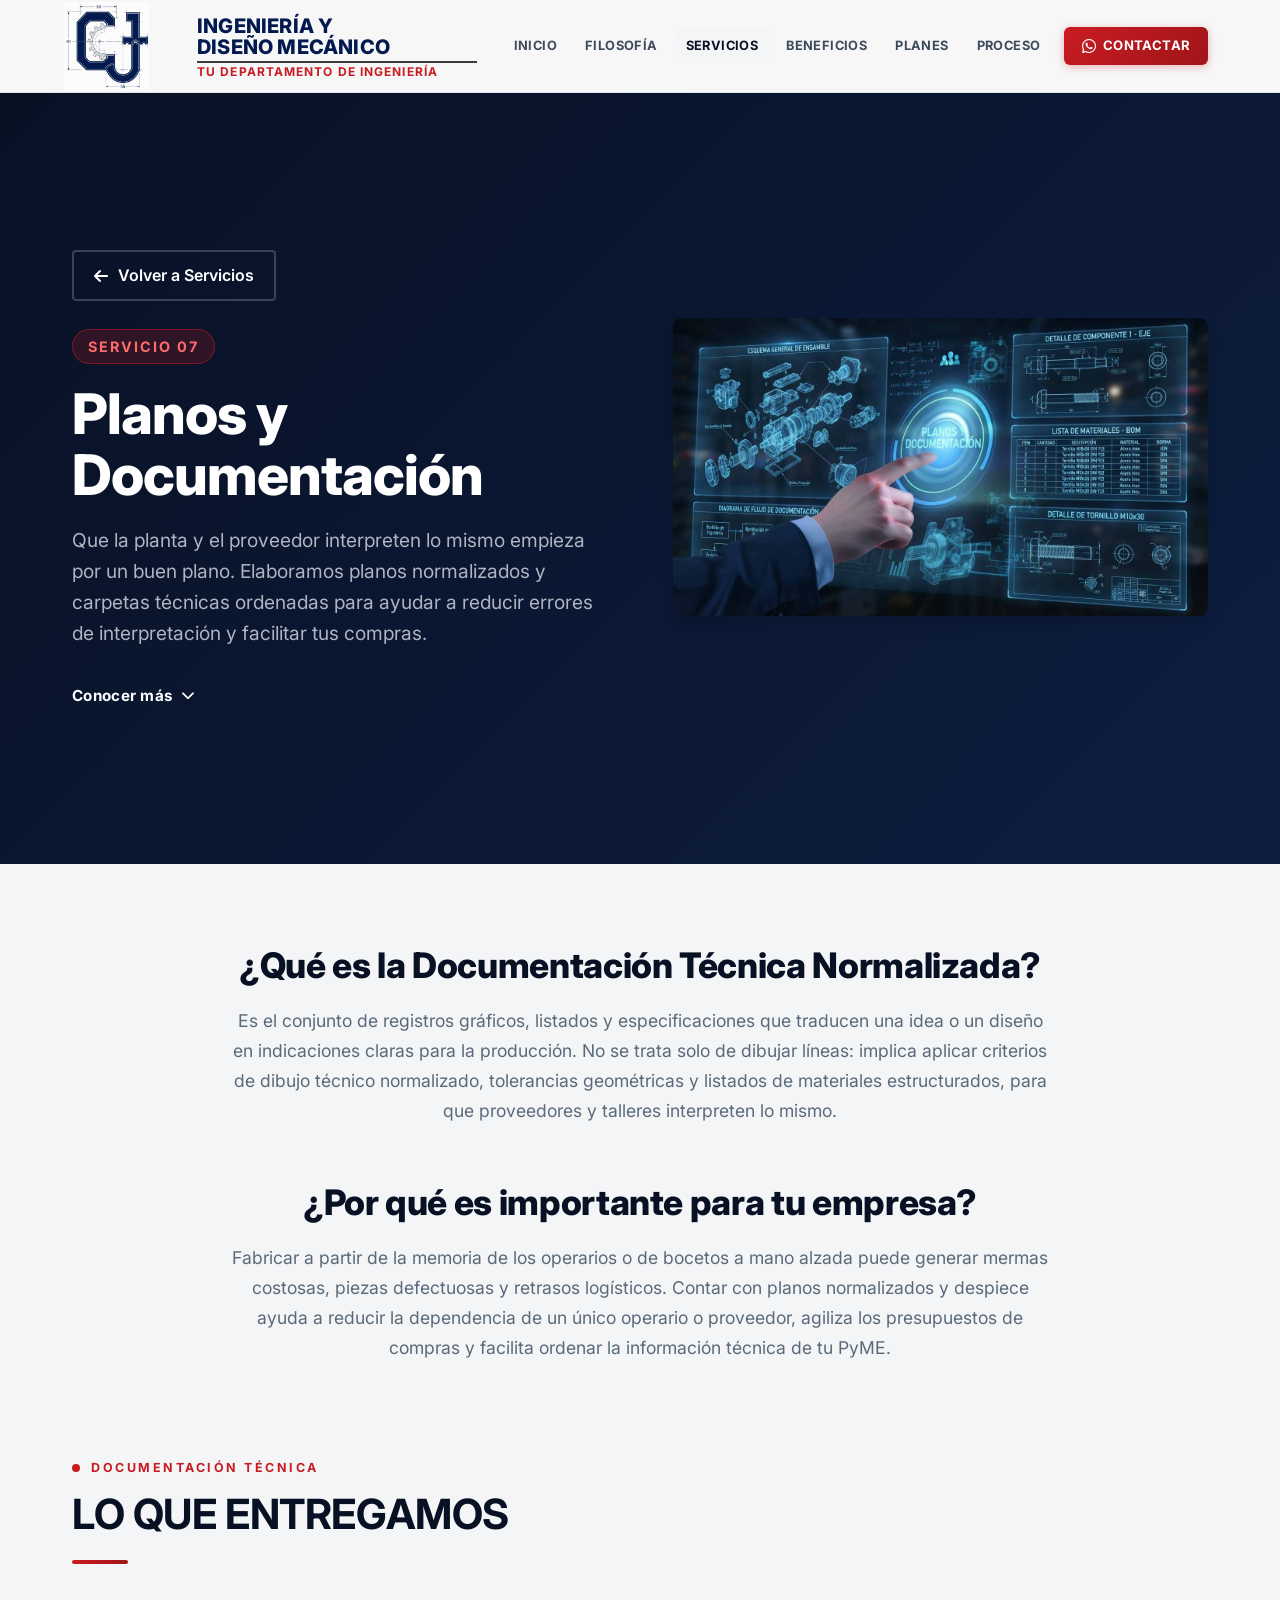
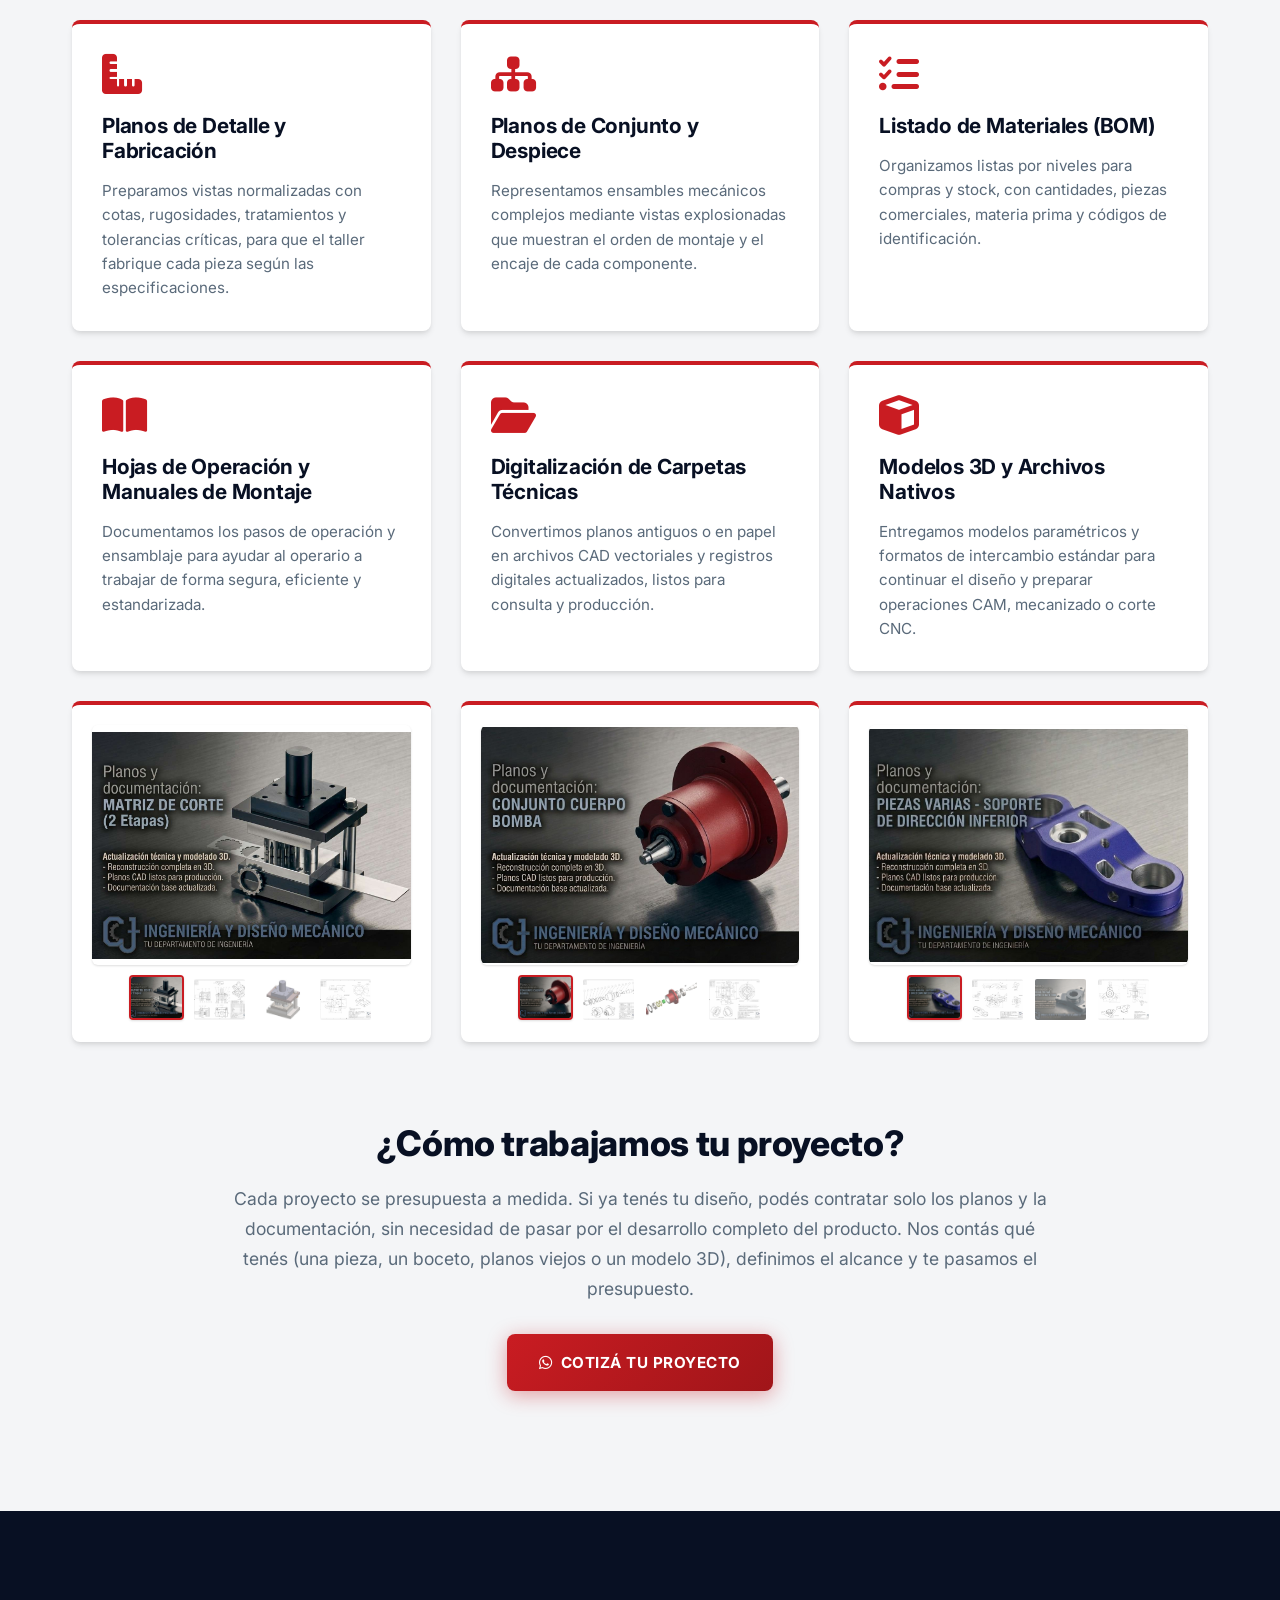
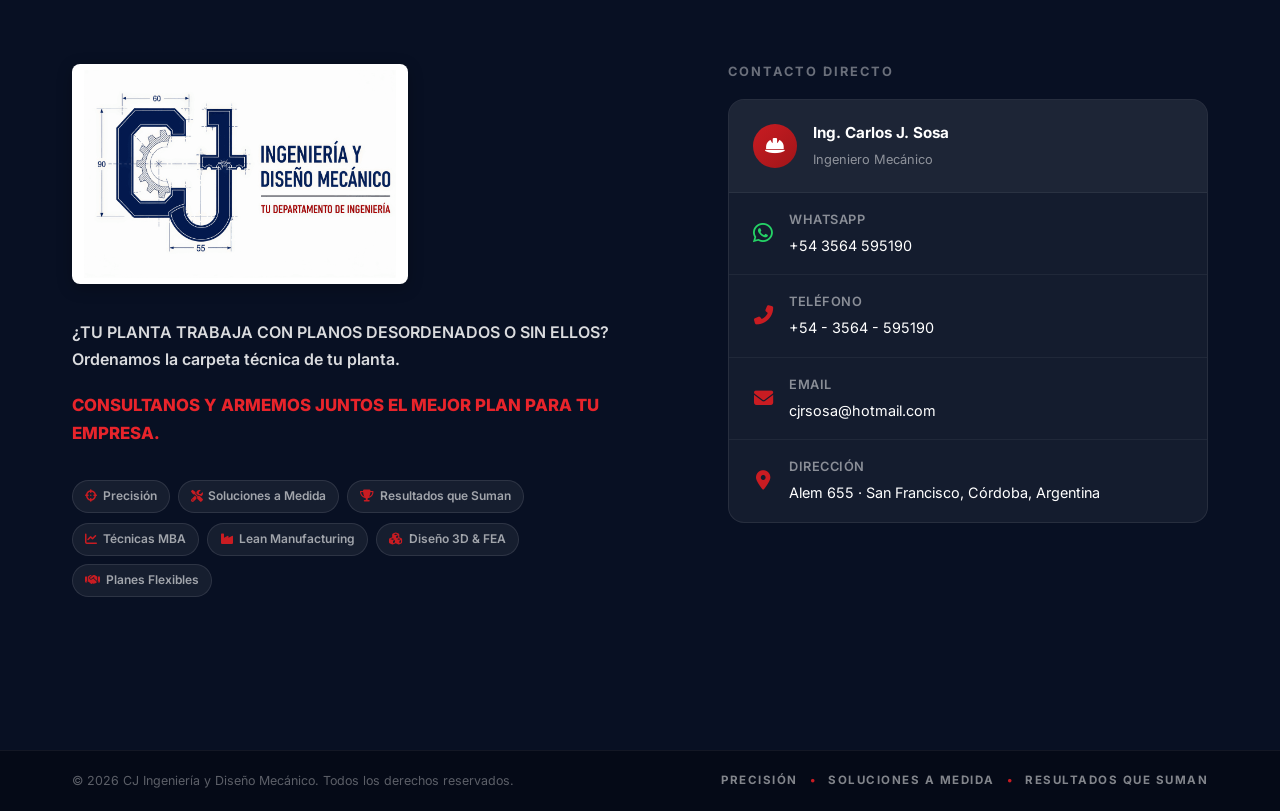
<file: servicios/07_planos-y-documentacion.html>
<!DOCTYPE html>
<html lang="es">
<head>
    <meta charset="UTF-8">
    <meta name="viewport" content="width=device-width, initial-scale=1.0">
    <title>Planos y Documentación Técnica | CJ Ingeniería</title>
    <meta name="description" content="Elaboramos planos normalizados, documentación técnica y archivos de fabricación para ordenar y estandarizar los procesos de tu planta.">
    <!-- Google Fonts -->
    <link rel="preconnect" href="https://fonts.googleapis.com">
    <link rel="preconnect" href="https://fonts.gstatic.com" crossorigin>
    <link href="https://fonts.googleapis.com/css2?family=Inter:wght@300;400;500;600;700;800;900&display=swap" rel="stylesheet">
    <!-- Font Awesome -->
    <link rel="stylesheet" href="https://cdnjs.cloudflare.com/ajax/libs/font-awesome/6.5.0/css/all.min.css">
    <!-- CSS principal -->
    <link rel="stylesheet" href="../styles.css">
    <!-- Favicon -->
    <link rel="icon" href="/favicon.ico" sizes="any">
    <link rel="icon" type="image/png" sizes="32x32" href="/favicon-32x32.png">
    <link rel="apple-touch-icon" href="/apple-touch-icon.png">
    <style>
        /* =========================================================
           ESTILOS ESPECÍFICOS — PÁGINA DE SERVICIO
        ========================================================= */

        /* Hero: texto a la izquierda, imagen a la derecha */
        .service-page-hero {
            min-height: 96vh;
            display: flex;
            align-items: center;
            padding: 150px 0 80px 0;
            background: linear-gradient(135deg, var(--navy) 0%, #0d1e40 100%);
            color: var(--white);
            text-align: left;
        }

        .service-hero-grid {
            display: grid;
            grid-template-columns: 1fr 1fr;
            gap: 65px;
            align-items: center;
        }

        .service-hero-text { max-width: 650px; }

        .service-badge {
            display: inline-block;
            background-color: rgba(201, 28, 34, 0.2);
            color: #ff6b6b;
            padding: 5px 15px;
            border-radius: 50px;
            font-size: 0.9rem;
            font-weight: 700;
            letter-spacing: 2px;
            text-transform: uppercase;
            margin-bottom: 20px;
            border: 1px solid rgba(201, 28, 34, 0.5);
        }

        .service-page-hero h1 {
            font-size: 3.5rem;
            line-height: 1.08;
            margin-bottom: 20px;
            font-weight: 800;
            letter-spacing: -1px;
        }

        .service-intro {
            font-size: 1.2rem;
            color: #aeb5c2;
            max-width: 700px;
            margin: 0 0 30px 0;
            line-height: 1.6;
        }

        .btn-volver {
            display: flex;
            width: fit-content;
            align-items: center;
            gap: 10px;
            color: var(--white);
            font-weight: 600;
            border: 2px solid rgba(255, 255, 255, 0.2);
            padding: 10px 20px;
            border-radius: 4px;
            transition: all 0.3s ease;
            margin: 25px 0 28px 0;
        }

        .btn-volver:hover {
            background-color: var(--white);
            color: var(--navy);
            border-color: var(--white);
        }

        /* Indicador "Conocer más" */
        .hero-more-indicator {
            display: inline-flex;
            align-items: center;
            gap: 9px;
            color: var(--white);
            font-weight: 700;
            font-size: 0.95rem;
            letter-spacing: 0.3px;
            margin-top: 5px;
            transition: all 0.3s ease;
        }

        .hero-more-indicator i {
            font-size: 0.85rem;
            animation: heroArrow 1.8s ease-in-out infinite;
        }

        .hero-more-indicator:hover { color: #ff6b6b; }

        @keyframes heroArrow {
            0%, 100% { transform: translateY(0); }
            50% { transform: translateY(5px); }
        }

        /* Imagen del hero */
        .service-hero-image { position: relative; }

        .service-hero-image-wrapper {
            position: relative;
            border-radius: 8px;
            overflow: hidden;
            box-shadow: var(--shadow-lg);
        }

        .service-hero-image-wrapper img {
            width: 100%;
            display: block;
            border-radius: 8px;
            transition: transform 0.5s ease;
        }

        .service-hero-image-wrapper:hover img { transform: scale(1.05); }

        /* Contenido y preguntas */
        .service-content-section {
            padding: 80px 0;
            background-color: var(--bg-light);
        }

        .questions-section {
            max-width: 900px;
            margin: 0 auto 90px auto;
            text-align: center;
        }

        .questions-section--cta { margin: 80px auto 40px auto; }

        .question-block + .question-block { margin-top: 55px; }

        .question-block h2 {
            font-size: 2.2rem;
            color: var(--navy);
            margin-bottom: 20px;
            font-weight: 800;
        }

        .question-block p {
            color: var(--text-muted);
            margin: 0 auto;
            font-size: 1.1rem;
            line-height: 1.7;
            max-width: 820px;
        }

        /* Técnicas */
        .techniques-grid {
            display: grid;
            grid-template-columns: repeat(auto-fill, minmax(300px, 1fr));
            gap: 30px;
            margin-top: 50px;
        }

        .technique-card {
            background-color: var(--white);
            padding: 30px;
            border-radius: 8px;
            box-shadow: var(--shadow-md);
            border-top: 4px solid var(--red);
            transition: transform 0.3s ease, box-shadow 0.3s ease;
            display: flex;
            flex-direction: column;
        }

        .technique-card:nth-child(3n+1) { transition-delay: 0.1s; }
        .technique-card:nth-child(3n+2) { transition-delay: 0.2s; }
        .technique-card:nth-child(3n)   { transition-delay: 0.3s; }

        .technique-card:hover {
            transform: translateY(-5px);
            box-shadow: var(--shadow-lg);
        }

        .technique-icon {
            font-size: 2.5rem;
            color: var(--primary-light);
            margin-bottom: 20px;
        }

        .technique-card h3 {
            font-size: 1.3rem;
            color: var(--navy);
            margin-bottom: 15px;
            font-weight: 700;
        }

        .technique-card p {
            color: var(--text-muted);
            font-size: 0.95rem;
            line-height: 1.6;
        }

        /* Tarjetas con selector de imágenes */
        .image-card-container {
            padding: 20px;
            justify-content: space-between;
        }

        /* Cuadro de la imagen principal: altura fija, protegido contra compresión */
        .main-image-wrapper {
            position: relative;
            border-radius: 6px;
            overflow: hidden;
            height: 240px;
            flex-shrink: 0;
            box-shadow: var(--shadow-sm);
            margin-bottom: 12px;
        }

        .main-image-wrapper img {
            width: 100%;
            height: 100%;
            object-fit: contain;
            display: block;
            cursor: zoom-in;
            border-radius: 6px;
            transition: opacity 0.3s ease, transform 0.3s ease, box-shadow 0.3s ease;
        }

        /* Tira de miniaturas */
        .thumb-selector {
            display: flex;
            gap: 8px;
            justify-content: center;
            flex-shrink: 0;
        }

        .thumb-btn {
            background: none;
            border: 2px solid transparent;
            border-radius: 4px;
            width: 55px;
            height: 45px;
            padding: 0;
            overflow: hidden;
            cursor: pointer;
            opacity: 0.6;
            transition: all 0.2s ease;
        }

        .thumb-btn img {
            width: 100%;
            height: 100%;
            object-fit: cover;
            display: block;
        }

        .thumb-btn:hover { opacity: 1; }

        .thumb-btn.active {
            border-color: var(--red);
            opacity: 1;
            transform: translateY(-2px);
            box-shadow: var(--shadow-sm);
        }

        /* Imagen principal agrandada (x2) */
        .image-card-container.zoom { z-index: 999; }

        .image-card-container.zoom .main-image-wrapper {
            overflow: visible;
            z-index: 10;
        }

        .image-card-container.zoom .main-image-wrapper img {
            transform: scale(2);
            cursor: zoom-out;
            background: var(--white);
            box-shadow: 0 10px 30px rgba(0, 0, 0, 0.3);
        }

        /* Botón final */
        .cta-actions {
            display: flex;
            gap: 15px;
            justify-content: center;
            flex-wrap: wrap;
            margin-top: 30px;
        }

        /* Responsive */
        @media (max-width: 992px) {
            .service-hero-grid {
                grid-template-columns: 1fr;
                gap: 45px;
            }

            .service-hero-text { max-width: 100%; }

            .service-page-hero h1 { font-size: 2.5rem; }

            .service-hero-image {
                max-width: 750px;
                width: 100%;
            }
        }

        @media (max-width: 600px) {
            .service-page-hero { padding: 120px 0 60px 0; }

            .service-page-hero h1 { font-size: 2.2rem; }

            .service-intro { font-size: 1.05rem; }

            .question-block h2 { font-size: 1.8rem; }

            .image-card-container.zoom .main-image-wrapper img { transform: scale(1.3); }
        }
    </style>
</head>
<body>

    <!-- ====== NAVBAR ====== -->
    <header class="navbar" id="navbar">
        <div class="container nav-container">
            <a href="../index.html" class="logo logo--custom">
                <div class="logo-monogram-wrap">
                    <img src="../recursos/logo_cj_monogram.png" alt="CJ Monograma" class="logo-monogram">
                </div>
                <div class="logo-text-wrap">
                    <span class="logo-line-1">INGENIERÍA Y</span>
                    <span class="logo-line-2">DISEÑO MECÁNICO</span>
                    <div class="logo-text-sep"></div>
                    <span class="logo-line-3">TU DEPARTAMENTO DE INGENIERÍA</span>
                </div>
            </a>
            <nav class="nav-links" id="nav-links">
                <a href="../index.html#inicio" class="nav-link">Inicio</a>
                <a href="../index.html#filosofia" class="nav-link">Filosofía</a>
                <a href="../index.html#servicios" class="nav-link active">Servicios</a>
                <a href="../index.html#beneficios" class="nav-link">Beneficios</a>
                <a href="../index.html#planes" class="nav-link">Planes</a>
                <a href="../index.html#proceso" class="nav-link">Proceso</a>
                <a href="#contacto" class="nav-cta">
                    <i class="fab fa-whatsapp"></i> Contactar
                </a>
            </nav>
            <button class="menu-toggle" id="menu-toggle" aria-label="Abrir menú">
                <i class="fas fa-bars"></i>
            </button>
        </div>
    </header>

    <!-- ====== HERO DEL SERVICIO ====== -->
    <section class="service-page-hero">
        <div class="container">
            <div class="service-hero-grid">

                <!-- Texto a la izquierda -->
                <div class="service-hero-text" data-animate="fade-right">
                    <a href="../index.html#servicios" class="btn-volver">
                        <i class="fas fa-arrow-left"></i> Volver a Servicios
                    </a>

                    <span class="service-badge">Servicio 07</span>

                    <h1>Planos y Documentación</h1>

                    <p class="service-intro">
                        Que la planta y el proveedor interpreten lo mismo empieza por un buen plano. Elaboramos planos
                        normalizados y carpetas técnicas ordenadas para ayudar a reducir errores de interpretación
                        y facilitar tus compras.
                    </p>

                    <a href="#preguntas" class="hero-more-indicator">
                        <span>Conocer más</span>
                        <i class="fas fa-chevron-down"></i>
                    </a>
                </div>

                <!-- Imagen a la derecha -->
                <div class="service-hero-image" data-animate="fade-left">
                    <div class="service-hero-image-wrapper">
                        <img src="../recursos/Planos_y_documentacion.jpg" alt="Planos técnicos, documentación y despiece mecánico">
                    </div>
                </div>

            </div>
        </div>
    </section>

    <!-- ====== CONTENIDO DEL SERVICIO ====== -->
    <section class="service-content-section" id="preguntas">
        <div class="container">

            <!-- Preguntas -->
            <div class="questions-section" data-animate="fade-up">

                <div class="question-block">
                    <h2>¿Qué es la Documentación Técnica Normalizada?</h2>
                    <p>
                        Es el conjunto de registros gráficos, listados y especificaciones que traducen una idea o un
                        diseño en indicaciones claras para la producción. No se trata solo de dibujar líneas: implica
                        aplicar criterios de dibujo técnico normalizado, tolerancias geométricas y listados de
                        materiales estructurados, para que proveedores y talleres interpreten lo mismo.
                    </p>
                </div>

                <div class="question-block">
                    <h2>¿Por qué es importante para tu empresa?</h2>
                    <p>
                        Fabricar a partir de la memoria de los operarios o de bocetos a mano alzada puede generar
                        mermas costosas, piezas defectuosas y retrasos logísticos. Contar con planos normalizados y
                        despiece ayuda a reducir la dependencia de un único operario o proveedor, agiliza los
                        presupuestos de compras y facilita ordenar la información técnica de tu PyME.
                    </p>
                </div>

            </div>

            <!-- Metodología -->
            <div class="section-header" data-animate="fade-up">
                <div class="section-label">Documentación técnica</div>
                <h2 class="section-title">Lo que entregamos</h2>
                <div class="section-divider"></div>
            </div>

            <div class="techniques-grid">

                <div class="technique-card" data-animate="fade-up">
                    <i class="fas fa-ruler-combined technique-icon"></i>
                    <h3>Planos de Detalle y Fabricación</h3>
                    <p>
                        Preparamos vistas normalizadas con cotas, rugosidades, tratamientos y tolerancias críticas, para que el taller fabrique cada pieza según las especificaciones.
                    </p>
                </div>

                <div class="technique-card" data-animate="fade-up">
                    <i class="fas fa-sitemap technique-icon"></i>
                    <h3>Planos de Conjunto y Despiece</h3>
                    <p>
                        Representamos ensambles mecánicos complejos mediante vistas explosionadas que muestran el orden de montaje y el encaje de cada componente.
                    </p>
                </div>

                <div class="technique-card" data-animate="fade-up">
                    <i class="fas fa-list-check technique-icon"></i>
                    <h3>Listado de Materiales (BOM)</h3>
                    <p>
                        Organizamos listas por niveles para compras y stock, con cantidades, piezas comerciales, materia prima y códigos de identificación.
                    </p>
                </div>

                <div class="technique-card" data-animate="fade-up">
                    <i class="fas fa-book-open technique-icon"></i>
                    <h3>Hojas de Operación y Manuales de Montaje</h3>
                    <p>
                        Documentamos los pasos de operación y ensamblaje para ayudar al operario a trabajar de forma segura, eficiente y estandarizada.
                    </p>
                </div>

                <div class="technique-card" data-animate="fade-up">
                    <i class="fas fa-folder-open technique-icon"></i>
                    <h3>Digitalización de Carpetas Técnicas</h3>
                    <p>
                        Convertimos planos antiguos o en papel en archivos CAD vectoriales y registros digitales actualizados, listos para consulta y producción.
                    </p>
                </div>

                <div class="technique-card" data-animate="fade-up">
                    <i class="fas fa-cube technique-icon"></i>
                    <h3>Modelos 3D y Archivos Nativos</h3>
                    <p>
                        Entregamos modelos paramétricos y formatos de intercambio estándar para continuar el diseño y preparar operaciones CAM, mecanizado o corte CNC.
                    </p>
                </div>

                <!-- Planos A (4 imágenes) -->
                <div class="technique-card image-card-container" data-animate="fade-up">
                    <div class="main-image-wrapper">
                        <img src="../recursos/planos_documentacion_3d_1a.jpg" loading="lazy" alt="Planos 1: documentación técnica">
                    </div>
                    <div class="thumb-selector">
                        <button type="button" class="thumb-btn active" aria-label="Ver imagen 1 de los planos 1"><img src="../recursos/planos_documentacion_3d_1a.jpg" loading="lazy" alt=""></button>
                        <button type="button" class="thumb-btn" aria-label="Ver imagen 2 de los planos 1"><img src="../recursos/planos_documentacion_3d_1b.jpg" loading="lazy" alt=""></button>
                        <button type="button" class="thumb-btn" aria-label="Ver imagen 3 de los planos 1"><img src="../recursos/planos_documentacion_3d_1c.jpg" loading="lazy" alt=""></button>
                        <button type="button" class="thumb-btn" aria-label="Ver imagen 4 de los planos 1"><img src="../recursos/planos_documentacion_3d_1d.jpg" loading="lazy" alt=""></button>
                    </div>
                </div>

                <!-- Planos B (4 imágenes) -->
                <div class="technique-card image-card-container" data-animate="fade-up">
                    <div class="main-image-wrapper">
                        <img src="../recursos/planos_documentacion_3d_2a.jpg" loading="lazy" alt="Planos 2: documentación técnica">
                    </div>
                    <div class="thumb-selector">
                        <button type="button" class="thumb-btn active" aria-label="Ver imagen 1 de los planos 2"><img src="../recursos/planos_documentacion_3d_2a.jpg" loading="lazy" alt=""></button>
                        <button type="button" class="thumb-btn" aria-label="Ver imagen 2 de los planos 2"><img src="../recursos/planos_documentacion_3d_2b.jpg" loading="lazy" alt=""></button>
                        <button type="button" class="thumb-btn" aria-label="Ver imagen 3 de los planos 2"><img src="../recursos/planos_documentacion_3d_2c.jpg" loading="lazy" alt=""></button>
                        <button type="button" class="thumb-btn" aria-label="Ver imagen 4 de los planos 2"><img src="../recursos/planos_documentacion_3d_2d.jpg" loading="lazy" alt=""></button>
                    </div>
                </div>

                <!-- Planos C (4 imágenes) -->
                <div class="technique-card image-card-container" data-animate="fade-up">
                    <div class="main-image-wrapper">
                        <img src="../recursos/planos_documentacion_3d_3a.jpg" loading="lazy" alt="Planos 3: documentación técnica">
                    </div>
                    <div class="thumb-selector">
                        <button type="button" class="thumb-btn active" aria-label="Ver imagen 1 de los planos 3"><img src="../recursos/planos_documentacion_3d_3a.jpg" loading="lazy" alt=""></button>
                        <button type="button" class="thumb-btn" aria-label="Ver imagen 2 de los planos 3"><img src="../recursos/planos_documentacion_3d_3b.jpg" loading="lazy" alt=""></button>
                        <button type="button" class="thumb-btn" aria-label="Ver imagen 3 de los planos 3"><img src="../recursos/planos_documentacion_3d_3c.jpg" loading="lazy" alt=""></button>
                        <button type="button" class="thumb-btn" aria-label="Ver imagen 4 de los planos 3"><img src="../recursos/planos_documentacion_3d_3d.jpg" loading="lazy" alt=""></button>
                    </div>
                </div>

            </div>

            <!-- Cierre: consulta o planes -->
            <div class="questions-section questions-section--cta" data-animate="fade-up">
                <div class="question-block">
                    <h2>¿Cómo trabajamos tu proyecto?</h2>
                    <p>
                        Cada proyecto se presupuesta a medida. Si ya tenés tu diseño, podés contratar solo los planos
                        y la documentación, sin necesidad de pasar por el desarrollo completo del producto. Nos contás
                        qué tenés (una pieza, un boceto, planos viejos o un modelo 3D), definimos el alcance
                        y te pasamos el presupuesto.
                    </p>
                </div>

                <div class="cta-actions">
                    <a href="https://wa.me/543564595190?text=Hola%2C%20quiero%20cotizar%20un%20proyecto%20de%20Planos%20y%20Documentaci%C3%B3n." class="btn-hero-primary" target="_blank" rel="noopener">
                        <i class="fab fa-whatsapp"></i> Cotizá tu proyecto
                    </a>
                </div>
            </div>

        </div>
    </section>

    <!-- ====== FOOTER ====== -->
    <footer id="contacto" class="footer footer--full">
        <div class="footer-top">
            <div class="container footer-top-grid">
                <div class="footer-brand" data-animate="fade-left">
                    <div class="footer-logo-block">
                        <img src="../recursos/logo portada horizontal.png" alt="CJ Ingeniería y Diseño Mecánico" class="logo-img logo-img--footer">
                    </div>
                    <p class="footer-tagline">
                        ¿TU PLANTA TRABAJA CON PLANOS DESORDENADOS O SIN ELLOS?<br>
                        Ordenamos la carpeta técnica de tu planta.
                    </p>
                    <p class="footer-cta-text">
                        CONSULTANOS Y ARMEMOS JUNTOS EL MEJOR PLAN PARA TU EMPRESA.
                    </p>
                    <div class="footer-tags">
                        <span><i class="fas fa-crosshairs"></i> Precisión</span>
                        <span><i class="fas fa-tools"></i> Soluciones a Medida</span>
                        <span><i class="fas fa-trophy"></i> Resultados que Suman</span>
                    </div>
                    <div class="footer-tags">
                        <span><i class="fas fa-chart-line"></i> Técnicas MBA</span>
                        <span><i class="fas fa-industry"></i> Lean Manufacturing</span>
                        <span><i class="fas fa-cubes"></i> Diseño 3D &amp; FEA</span>
                        <span><i class="fas fa-handshake"></i> Planes Flexibles</span>
                    </div>
                </div>

                <div class="footer-contact-block" data-animate="fade-right">
                    <h4>CONTACTO DIRECTO</h4>
                    <div class="footer-contact-card">
                        <div class="footer-contact-person">
                            <div class="person-avatar"><i class="fas fa-hard-hat"></i></div>
                            <div>
                                <strong>Ing. Carlos J. Sosa</strong>
                                <span>Ingeniero Mecánico</span>
                            </div>
                        </div>
                        <a href="https://wa.me/543564595190?text=Hola%2C%20quiero%20consultar%20por%20el%20servicio%20de%20Planos%20y%20Documentaci%C3%B3n." target="_blank" rel="noopener" id="btn-whatsapp" class="footer-contact-item footer-contact-item--wa">
                            <i class="fab fa-whatsapp"></i>
                            <div>
                                <strong>WhatsApp</strong>
                                <span>+54 3564 595190</span>
                            </div>
                        </a>
                        <a href="tel:+543564595190" id="btn-phone" class="footer-contact-item">
                            <i class="fas fa-phone-alt"></i>
                            <div>
                                <strong>Teléfono</strong>
                                <span>+54 - 3564 - 595190</span>
                            </div>
                        </a>
                        <a href="mailto:cjrsosa@hotmail.com" id="btn-email" class="footer-contact-item">
                            <i class="fas fa-envelope"></i>
                            <div>
                                <strong>Email</strong>
                                <span>cjrsosa@hotmail.com</span>
                            </div>
                        </a>
                        <div class="footer-contact-item">
                            <i class="fas fa-map-marker-alt"></i>
                            <div>
                                <strong>Dirección</strong>
                                <span>Alem 655 · San Francisco, Córdoba, Argentina</span>
                            </div>
                        </div>
                    </div>
                </div>
            </div>
        </div>

        <div class="footer-bottom">
            <div class="container footer-bottom-bar">
                <span class="footer-copy">&copy; 2026 CJ Ingeniería y Diseño Mecánico. Todos los derechos reservados.</span>
                <div class="footer-motto">
                    <span>PRECISIÓN</span>
                    <span class="motto-dot">•</span>
                    <span>SOLUCIONES A MEDIDA</span>
                    <span class="motto-dot">•</span>
                    <span>RESULTADOS QUE SUMAN</span>
                </div>
            </div>
        </div>
    </footer>

    <!-- Botón para volver arriba -->
    <button class="scroll-top" id="scroll-top" aria-label="Volver arriba">
        <i class="fas fa-chevron-up"></i>
    </button>

    <script src="../script.js"></script>
    <script>
        document.querySelectorAll('a[href="#contacto"]').forEach(boton => {
            boton.addEventListener('click', function(e) {
                e.preventDefault();

                // Primero se acerca al final para disparar las animaciones del footer
                window.scrollTo({
                    top: document.documentElement.scrollHeight - 200,
                    behavior: 'smooth'
                });

                // Luego de 150 ms llega hasta el final de la página
                setTimeout(() => {
                    window.scrollTo({
                        top: document.documentElement.scrollHeight,
                        behavior: 'smooth'
                    });
                }, 150);
            });
        });
    </script>

    <script>
        // Selector de imágenes con zoom (una tarjeta por producto)
        (function () {
            function cerrarZoom() {
                document.querySelectorAll('.image-card-container.zoom').forEach(c => c.classList.remove('zoom'));
            }

            document.querySelectorAll('.image-card-container').forEach(card => {
                const principal = card.querySelector('.main-image-wrapper img');
                const botones = card.querySelectorAll('.thumb-btn');

                // Miniaturas: cambian la imagen principal
                botones.forEach(boton => {
                    boton.addEventListener('click', () => {
                        cerrarZoom();
                        const nuevaImagen = boton.querySelector('img').getAttribute('src');
                        principal.style.opacity = '0';
                        setTimeout(() => {
                            principal.src = nuevaImagen;
                            principal.style.opacity = '1';
                        }, 150);
                        botones.forEach(b => b.classList.remove('active'));
                        boton.classList.add('active');
                    });
                });

                // Imagen principal: se agranda x2 (o se achica si ya estaba agrandada)
                principal.addEventListener('click', e => {
                    e.stopPropagation();
                    const estabaAgrandada = card.classList.contains('zoom');
                    cerrarZoom();
                    if (!estabaAgrandada) card.classList.add('zoom');
                });
            });

            // Clic en cualquier otro lado: se achica
            document.addEventListener('click', cerrarZoom);
        })();
    </script>
</body>
</html>
</file>
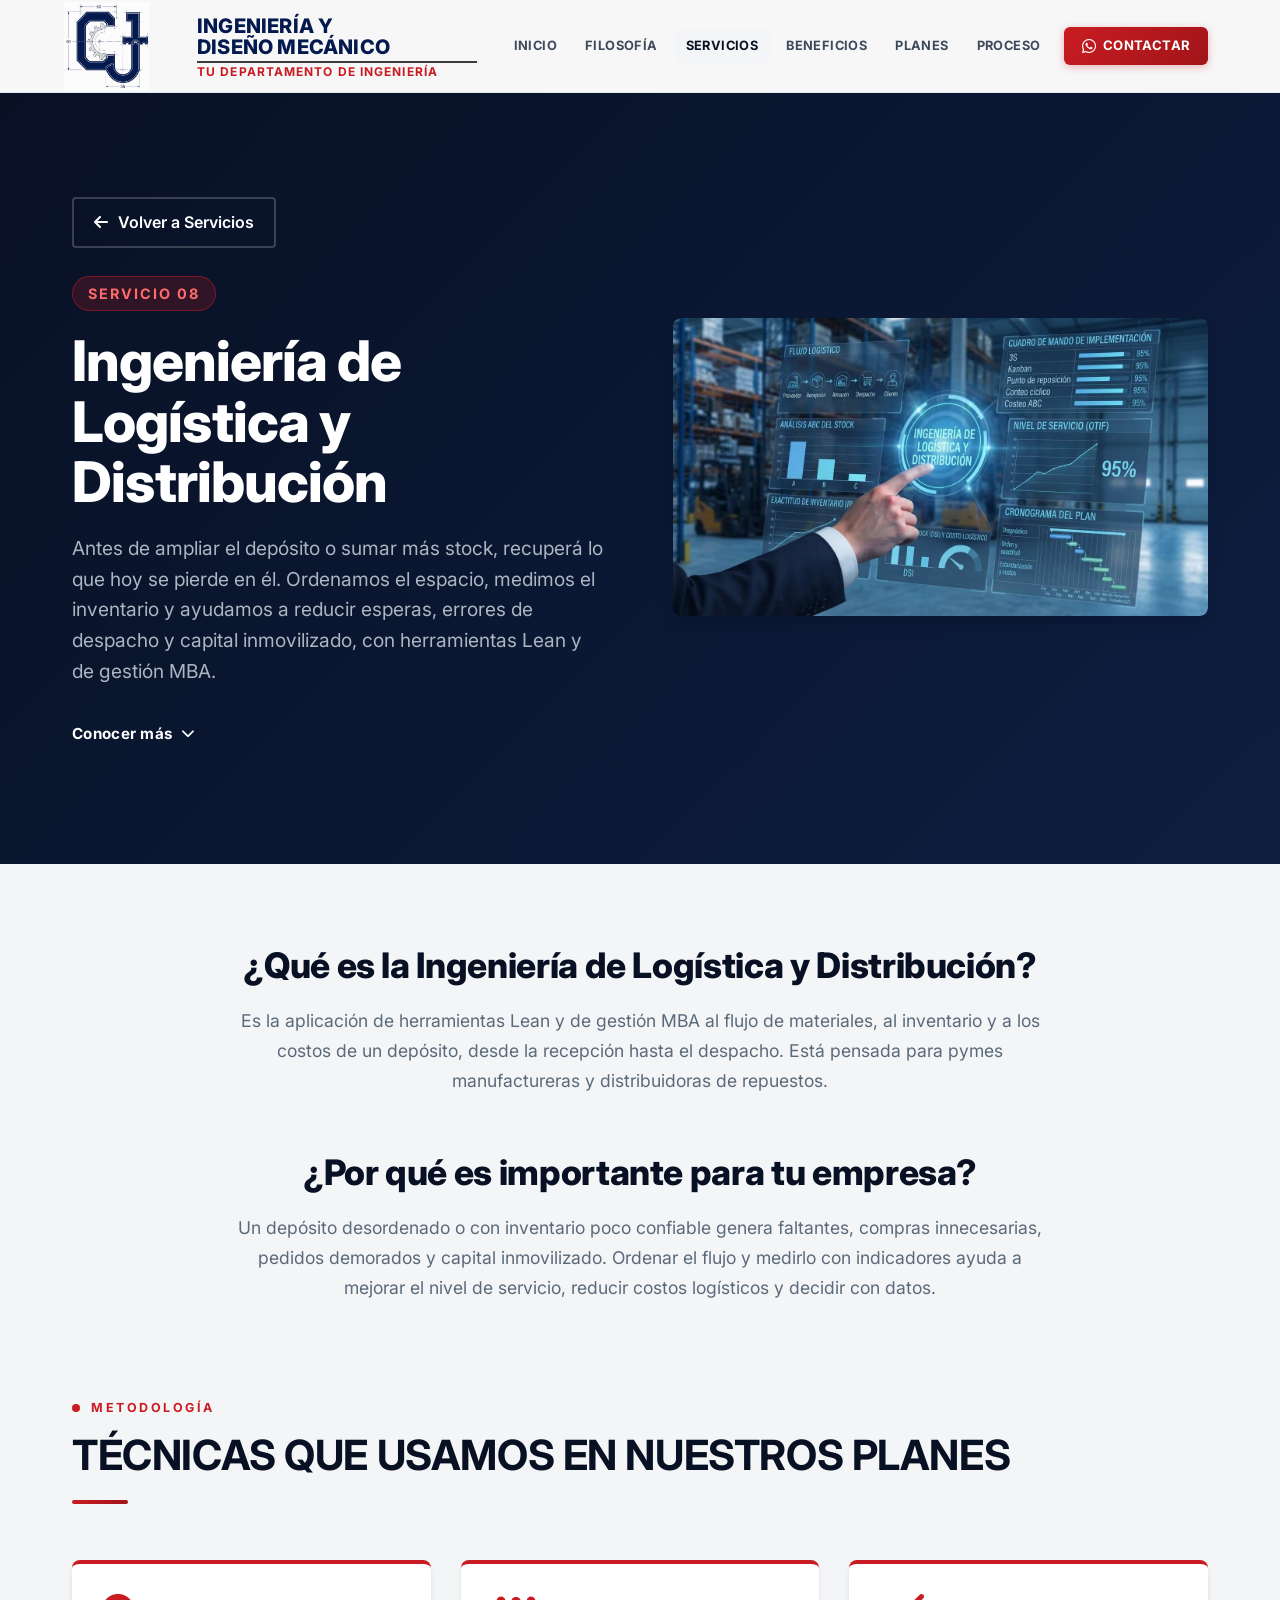
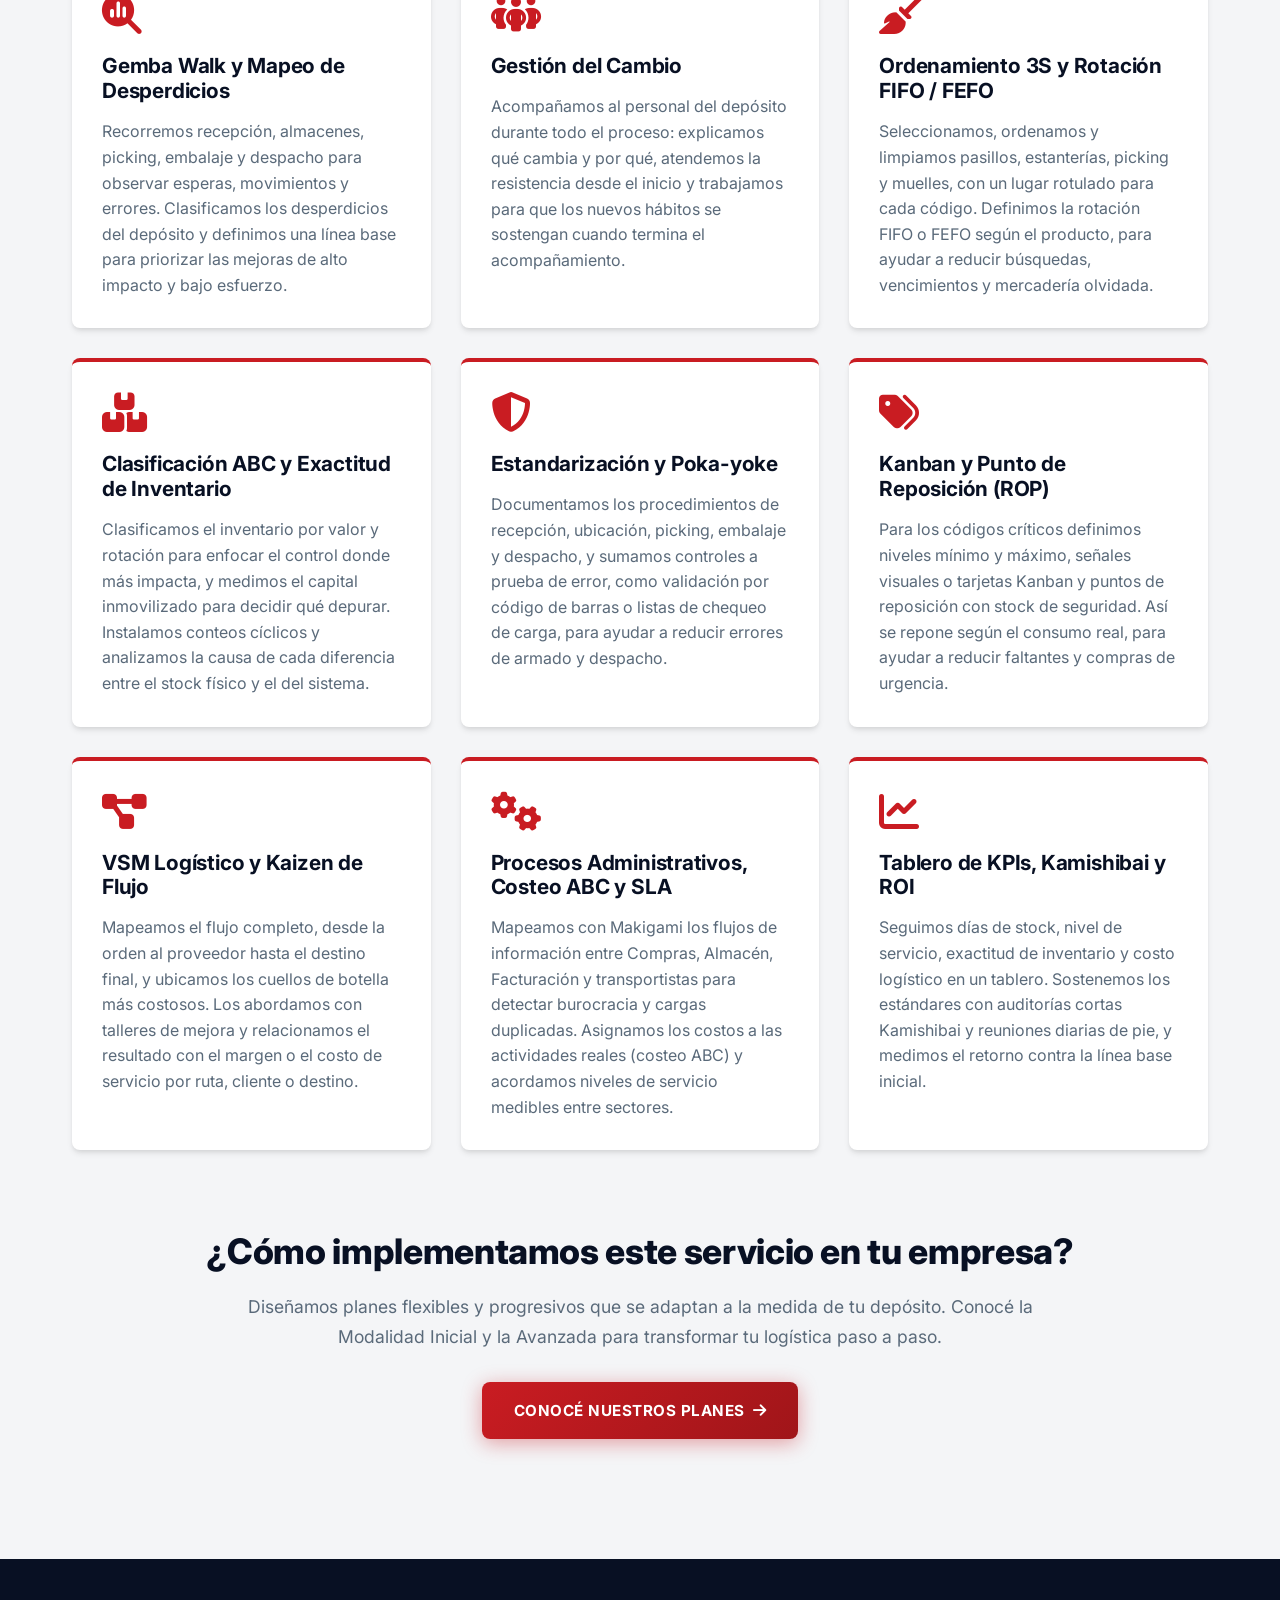
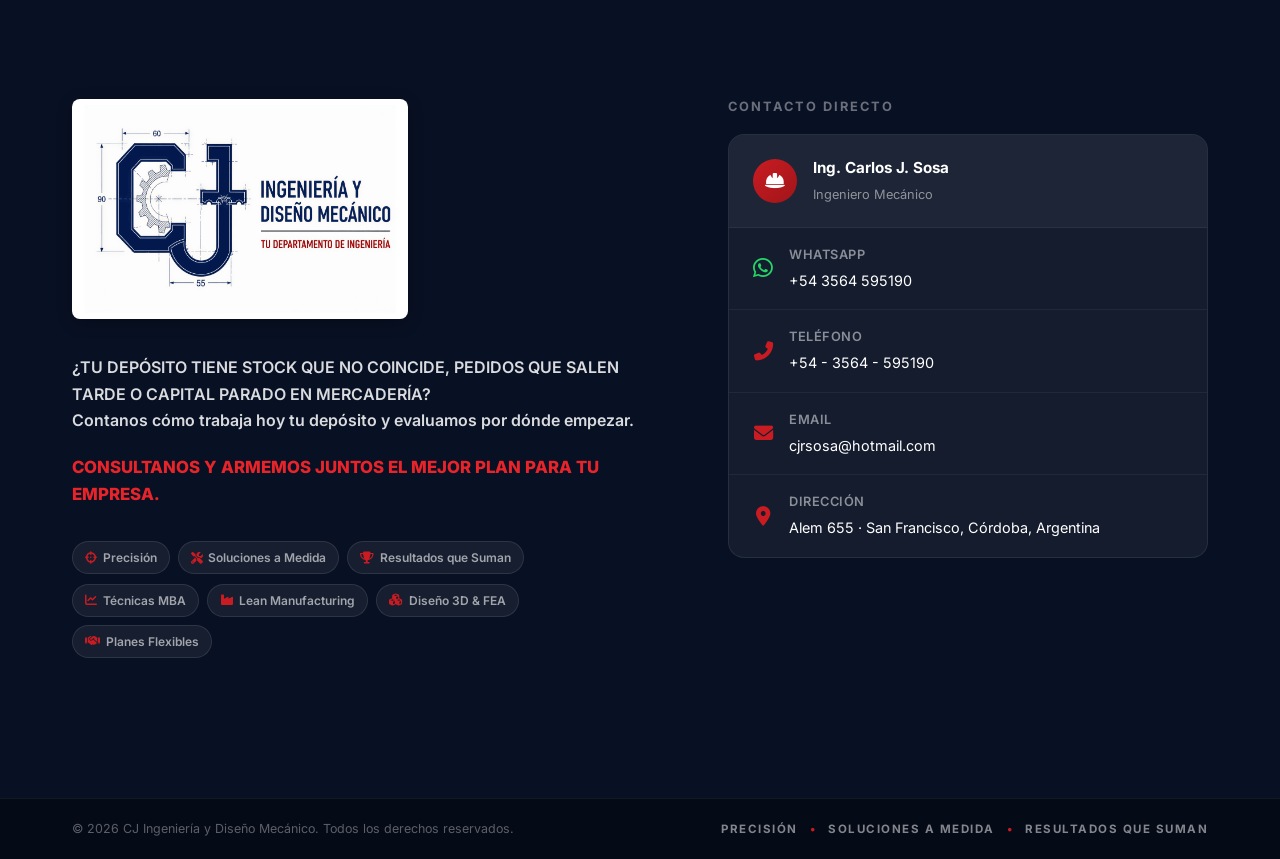
<file: servicios/08_ingenieria-de-logistica-y-distribucion.html>
<!DOCTYPE html>
<html lang="es">
<head>
    <meta charset="UTF-8">
    <meta name="viewport" content="width=device-width, initial-scale=1.0">
    <title>Ingeniería de Logística y Distribución | CJ Ingeniería</title>
    <meta name="description" content="Ordenamos el depósito, medimos el inventario y mejoramos el flujo logístico de pymes manufactureras y distribuidoras de repuestos, con herramientas Lean y de gestión MBA.">
    <!-- Google Fonts -->
    <link rel="preconnect" href="https://fonts.googleapis.com">
    <link rel="preconnect" href="https://fonts.gstatic.com" crossorigin>
    <link href="https://fonts.googleapis.com/css2?family=Inter:wght@300;400;500;600;700;800;900&display=swap" rel="stylesheet">
    <!-- Font Awesome -->
    <link rel="stylesheet" href="https://cdnjs.cloudflare.com/ajax/libs/font-awesome/6.5.0/css/all.min.css">
    <!-- CSS principal -->
    <link rel="stylesheet" href="../styles.css">
    <!-- Favicon -->
    <link rel="icon" href="/favicon.ico" sizes="any">
    <link rel="icon" type="image/png" sizes="32x32" href="/favicon-32x32.png">
    <link rel="apple-touch-icon" href="/apple-touch-icon.png">
    <style>
        /* =========================================================
           ESTILOS ESPECÍFICOS — PÁGINA DE SERVICIO
        ========================================================= */

        /* Hero: texto a la izquierda, imagen a la derecha */
        .service-page-hero {
            min-height: 96vh;
            display: flex;
            align-items: center;
            padding: 150px 0 80px 0;
            background: linear-gradient(135deg, var(--navy) 0%, #0d1e40 100%);
            color: var(--white);
            text-align: left;
        }

        .service-hero-grid {
            display: grid;
            grid-template-columns: 1fr 1fr;
            gap: 65px;
            align-items: center;
        }

        .service-hero-text { max-width: 650px; }

        .service-badge {
            display: inline-block;
            background-color: rgba(201, 28, 34, 0.2);
            color: #ff6b6b;
            padding: 5px 15px;
            border-radius: 50px;
            font-size: 0.9rem;
            font-weight: 700;
            letter-spacing: 2px;
            text-transform: uppercase;
            margin-bottom: 20px;
            border: 1px solid rgba(201, 28, 34, 0.5);
        }

        .service-page-hero h1 {
            font-size: 3.5rem;
            line-height: 1.08;
            margin-bottom: 20px;
            font-weight: 800;
            letter-spacing: -1px;
        }

        .service-intro {
            font-size: 1.2rem;
            color: #aeb5c2;
            max-width: 700px;
            margin: 0 0 30px 0;
            line-height: 1.6;
        }

        .btn-volver {
            display: flex;
            width: fit-content;
            align-items: center;
            gap: 10px;
            color: var(--white);
            font-weight: 600;
            border: 2px solid rgba(255, 255, 255, 0.2);
            padding: 10px 20px;
            border-radius: 4px;
            transition: all 0.3s ease;
            margin: 10px 0 28px 0;
        }

        .btn-volver:hover {
            background-color: var(--white);
            color: var(--navy);
            border-color: var(--white);
        }

        /* Indicador "Conocer más" */
        .hero-more-indicator {
            display: inline-flex;
            align-items: center;
            gap: 9px;
            color: var(--white);
            font-weight: 700;
            font-size: 0.95rem;
            letter-spacing: 0.3px;
            margin-top: 5px;
            transition: all 0.3s ease;
        }

        .hero-more-indicator i {
            font-size: 0.85rem;
            animation: heroArrow 1.8s ease-in-out infinite;
        }

        .hero-more-indicator:hover { color: #ff6b6b; }

        @keyframes heroArrow {
            0%, 100% { transform: translateY(0); }
            50% { transform: translateY(5px); }
        }

        /* Imagen del hero */
        .service-hero-image { position: relative; }

        .service-hero-image-wrapper {
            position: relative;
            border-radius: 8px;
            overflow: hidden;
            box-shadow: var(--shadow-lg);
        }

        .service-hero-image-wrapper img {
            width: 100%;
            display: block;
            border-radius: 8px;
            transition: transform 0.5s ease;
        }

        .service-hero-image-wrapper:hover img { transform: scale(1.05); }

        /* Contenido y preguntas */
        .service-content-section {
            padding: 80px 0;
            background-color: var(--bg-light);
        }

        .questions-section {
            max-width: 900px;
            margin: 0 auto 90px auto;
            text-align: center;
        }

        .questions-section--cta { margin: 80px auto 40px auto; }

        .question-block + .question-block { margin-top: 55px; }

        .question-block h2 {
            font-size: 2.2rem;
            color: var(--navy);
            margin-bottom: 20px;
            font-weight: 800;
        }

        .question-block p {
            color: var(--text-muted);
            margin: 0 auto;
            font-size: 1.1rem;
            line-height: 1.7;
            max-width: 820px;
        }

        /* Técnicas */
        .techniques-grid {
            display: grid;
            grid-template-columns: repeat(auto-fill, minmax(300px, 1fr));
            gap: 30px;
            margin-top: 50px;
        }

        .technique-card {
            background-color: var(--white);
            padding: 30px;
            border-radius: 8px;
            box-shadow: var(--shadow-md);
            border-top: 4px solid var(--red);
            transition: transform 0.3s ease, box-shadow 0.3s ease;
        }

        .technique-card:nth-child(3n+1) { transition-delay: 0.1s; }
        .technique-card:nth-child(3n+2) { transition-delay: 0.2s; }
        .technique-card:nth-child(3n)   { transition-delay: 0.3s; }

        .technique-card:hover {
            transform: translateY(-5px);
            box-shadow: var(--shadow-lg);
        }

        .technique-icon {
            font-size: 2.5rem;
            color: var(--primary-light);
            margin-bottom: 20px;
        }

        .technique-card h3 {
            font-size: 1.3rem;
            color: var(--navy);
            margin-bottom: 15px;
            font-weight: 700;
        }

        .technique-card p {
            color: var(--text-muted);
            font-size: 1rem;
            line-height: 1.6;
        }

        /* Botón final */
        .cta-actions {
            display: flex;
            gap: 15px;
            justify-content: center;
            flex-wrap: wrap;
            margin-top: 30px;
        }

        /* Responsive */
        @media (max-width: 992px) {
            .service-hero-grid {
                grid-template-columns: 1fr;
                gap: 45px;
            }

            .service-hero-text { max-width: 100%; }

            .service-page-hero h1 { font-size: 2.5rem; }

            .service-hero-image {
                max-width: 750px;
                width: 100%;
            }
        }

        @media (max-width: 600px) {
            .service-page-hero { padding: 120px 0 60px 0; }

            .service-page-hero h1 { font-size: 2.2rem; }

            .service-intro { font-size: 1.05rem; }

            .question-block h2 { font-size: 1.8rem; }
        }
    </style>
</head>
<body>

    <!-- ====== NAVBAR ====== -->
    <header class="navbar" id="navbar">
        <div class="container nav-container">
            <a href="../index.html" class="logo logo--custom">
                <div class="logo-monogram-wrap">
                    <img src="../recursos/logo_cj_monogram.png" alt="CJ Monograma" class="logo-monogram">
                </div>
                <div class="logo-text-wrap">
                    <span class="logo-line-1">INGENIERÍA Y</span>
                    <span class="logo-line-2">DISEÑO MECÁNICO</span>
                    <div class="logo-text-sep"></div>
                    <span class="logo-line-3">TU DEPARTAMENTO DE INGENIERÍA</span>
                </div>
            </a>
            <nav class="nav-links" id="nav-links">
                <a href="../index.html#inicio" class="nav-link">Inicio</a>
                <a href="../index.html#filosofia" class="nav-link">Filosofía</a>
                <a href="../index.html#servicios" class="nav-link active">Servicios</a>
                <a href="../index.html#beneficios" class="nav-link">Beneficios</a>
                <a href="../index.html#planes" class="nav-link">Planes</a>
                <a href="../index.html#proceso" class="nav-link">Proceso</a>
                <a href="#contacto" class="nav-cta">
                    <i class="fab fa-whatsapp"></i> Contactar
                </a>
            </nav>
            <button class="menu-toggle" id="menu-toggle" aria-label="Abrir menú">
                <i class="fas fa-bars"></i>
            </button>
        </div>
    </header>

    <!-- ====== HERO DEL SERVICIO ====== -->
    <section class="service-page-hero">
        <div class="container">
            <div class="service-hero-grid">

                <!-- Texto a la izquierda -->
                <div class="service-hero-text" data-animate="fade-right">
                    <a href="../index.html#servicios" class="btn-volver">
                        <i class="fas fa-arrow-left"></i> Volver a Servicios
                    </a>

                    <span class="service-badge">Servicio 08</span>

                    <h1>Ingeniería de Logística y Distribución</h1>

                    <p class="service-intro">
                        Antes de ampliar el depósito o sumar más stock, recuperá lo que hoy se pierde en él. Ordenamos
                        el espacio, medimos el inventario y ayudamos a reducir esperas, errores de despacho y capital
                        inmovilizado, con herramientas Lean y de gestión MBA.
                    </p>

                    <a href="#preguntas" class="hero-more-indicator">
                        <span>Conocer más</span>
                        <i class="fas fa-chevron-down"></i>
                    </a>
                </div>

                <!-- Imagen a la derecha -->
                <div class="service-hero-image" data-animate="fade-left">
                    <div class="service-hero-image-wrapper">
                        <img src="../recursos/logistica_y_distribucion.jpg" alt="Ingeniería de procesos logísticos y de distribución">
                    </div>
                </div>

            </div>
        </div>
    </section>

    <!-- ====== CONTENIDO DEL SERVICIO ====== -->
    <section class="service-content-section" id="preguntas">
        <div class="container">

            <!-- Preguntas -->
            <div class="questions-section" data-animate="fade-up">

                <div class="question-block">
                    <h2>¿Qué es la Ingeniería de Logística y Distribución?</h2>
                    <p>
                        Es la aplicación de herramientas Lean y de gestión MBA al flujo de materiales, al inventario y
                        a los costos de un depósito, desde la recepción hasta el despacho. Está pensada para pymes
                        manufactureras y distribuidoras de repuestos.
                    </p>
                </div>

                <div class="question-block">
                    <h2>¿Por qué es importante para tu empresa?</h2>
                    <p>
                        Un depósito desordenado o con inventario poco confiable genera faltantes, compras innecesarias,
                        pedidos demorados y capital inmovilizado. Ordenar el flujo y medirlo con indicadores ayuda a
                        mejorar el nivel de servicio, reducir costos logísticos y decidir con datos.
                    </p>
                </div>

            </div>

            <!-- Metodología -->
            <div class="section-header" data-animate="fade-up">
                <div class="section-label">Metodología</div>
                <h2 class="section-title">Técnicas que usamos en nuestros planes</h2>
                <div class="section-divider"></div>
            </div>

            <div class="techniques-grid">

                <div class="technique-card" data-animate="fade-up">
                    <i class="fas fa-magnifying-glass-chart technique-icon"></i>
                    <h3>Gemba Walk y Mapeo de Desperdicios</h3>
                    <p>
                        Recorremos recepción, almacenes, picking, embalaje y despacho para observar esperas, movimientos y errores. Clasificamos los desperdicios del depósito y definimos una línea base para priorizar las mejoras de alto impacto y bajo esfuerzo.
                    </p>
                </div>

                <div class="technique-card" data-animate="fade-up">
                    <i class="fas fa-people-group technique-icon"></i>
                    <h3>Gestión del Cambio</h3>
                    <p>
                        Acompañamos al personal del depósito durante todo el proceso: explicamos qué cambia y por qué, atendemos la resistencia desde el inicio y trabajamos para que los nuevos hábitos se sostengan cuando termina el acompañamiento.
                    </p>
                </div>

                <div class="technique-card" data-animate="fade-up">
                    <i class="fas fa-broom technique-icon"></i>
                    <h3>Ordenamiento 3S y Rotación FIFO / FEFO</h3>
                    <p>
                        Seleccionamos, ordenamos y limpiamos pasillos, estanterías, picking y muelles, con un lugar rotulado para cada código. Definimos la rotación FIFO o FEFO según el producto, para ayudar a reducir búsquedas, vencimientos y mercadería olvidada.
                    </p>
                </div>

                <div class="technique-card" data-animate="fade-up">
                    <i class="fas fa-boxes-stacked technique-icon"></i>
                    <h3>Clasificación ABC y Exactitud de Inventario</h3>
                    <p>
                        Clasificamos el inventario por valor y rotación para enfocar el control donde más impacta, y medimos el capital inmovilizado para decidir qué depurar. Instalamos conteos cíclicos y analizamos la causa de cada diferencia entre el stock físico y el del sistema.
                    </p>
                </div>

                <div class="technique-card" data-animate="fade-up">
                    <i class="fas fa-shield-alt technique-icon"></i>
                    <h3>Estandarización y Poka-yoke</h3>
                    <p>
                        Documentamos los procedimientos de recepción, ubicación, picking, embalaje y despacho, y sumamos controles a prueba de error, como validación por código de barras o listas de chequeo de carga, para ayudar a reducir errores de armado y despacho.
                    </p>
                </div>

                <div class="technique-card" data-animate="fade-up">
                    <i class="fas fa-tags technique-icon"></i>
                    <h3>Kanban y Punto de Reposición (ROP)</h3>
                    <p>
                        Para los códigos críticos definimos niveles mínimo y máximo, señales visuales o tarjetas Kanban y puntos de reposición con stock de seguridad. Así se repone según el consumo real, para ayudar a reducir faltantes y compras de urgencia.
                    </p>
                </div>

                <div class="technique-card" data-animate="fade-up">
                    <i class="fas fa-project-diagram technique-icon"></i>
                    <h3>VSM Logístico y Kaizen de Flujo</h3>
                    <p>
                        Mapeamos el flujo completo, desde la orden al proveedor hasta el destino final, y ubicamos los cuellos de botella más costosos. Los abordamos con talleres de mejora y relacionamos el resultado con el margen o el costo de servicio por ruta, cliente o destino.
                    </p>
                </div>

                <div class="technique-card" data-animate="fade-up">
                    <i class="fas fa-gears technique-icon"></i>
                    <h3>Procesos Administrativos, Costeo ABC y SLA</h3>
                    <p>
                        Mapeamos con Makigami los flujos de información entre Compras, Almacén, Facturación y transportistas para detectar burocracia y cargas duplicadas. Asignamos los costos a las actividades reales (costeo ABC) y acordamos niveles de servicio medibles entre sectores.
                    </p>
                </div>

                <div class="technique-card" data-animate="fade-up">
                    <i class="fas fa-chart-line technique-icon"></i>
                    <h3>Tablero de KPIs, Kamishibai y ROI</h3>
                    <p>
                        Seguimos días de stock, nivel de servicio, exactitud de inventario y costo logístico en un tablero. Sostenemos los estándares con auditorías cortas Kamishibai y reuniones diarias de pie, y medimos el retorno contra la línea base inicial.
                    </p>
                </div>

            </div>

            <!-- Cierre: consulta o planes -->
            <div class="questions-section questions-section--cta" data-animate="fade-up">
                <div class="question-block">
                    <h2>¿Cómo implementamos este servicio en tu empresa?</h2>
                    <p>
                        Diseñamos planes flexibles y progresivos que se adaptan a la medida de tu depósito. Conocé la
                        Modalidad Inicial y la Avanzada para transformar tu logística paso a paso.
                    </p>
                </div>

                <div class="cta-actions">
                    <a href="../index.html#planes-logistica" class="btn-hero-primary">
                        Conocé nuestros Planes <i class="fas fa-arrow-right"></i>
                    </a>
                </div>
            </div>

        </div>
    </section>

    <!-- ====== FOOTER ====== -->
    <footer id="contacto" class="footer footer--full">
        <div class="footer-top">
            <div class="container footer-top-grid">
                <div class="footer-brand" data-animate="fade-left">
                    <div class="footer-logo-block">
                        <img src="../recursos/logo portada horizontal.png" alt="CJ Ingeniería y Diseño Mecánico" class="logo-img logo-img--footer">
                    </div>
                    <p class="footer-tagline">
                        ¿TU DEPÓSITO TIENE STOCK QUE NO COINCIDE, PEDIDOS QUE SALEN TARDE O CAPITAL PARADO EN MERCADERÍA?<br>
                        Contanos cómo trabaja hoy tu depósito y evaluamos por dónde empezar.
                    </p>
                    <p class="footer-cta-text">
                        CONSULTANOS Y ARMEMOS JUNTOS EL MEJOR PLAN PARA TU EMPRESA.
                    </p>
                    <div class="footer-tags">
                        <span><i class="fas fa-crosshairs"></i> Precisión</span>
                        <span><i class="fas fa-tools"></i> Soluciones a Medida</span>
                        <span><i class="fas fa-trophy"></i> Resultados que Suman</span>
                    </div>
                    <div class="footer-tags">
                        <span><i class="fas fa-chart-line"></i> Técnicas MBA</span>
                        <span><i class="fas fa-industry"></i> Lean Manufacturing</span>
                        <span><i class="fas fa-cubes"></i> Diseño 3D &amp; FEA</span>
                        <span><i class="fas fa-handshake"></i> Planes Flexibles</span>
                    </div>
                </div>

                <div class="footer-contact-block" data-animate="fade-right">
                    <h4>CONTACTO DIRECTO</h4>
                    <div class="footer-contact-card">
                        <div class="footer-contact-person">
                            <div class="person-avatar"><i class="fas fa-hard-hat"></i></div>
                            <div>
                                <strong>Ing. Carlos J. Sosa</strong>
                                <span>Ingeniero Mecánico</span>
                            </div>
                        </div>
                        <a href="https://wa.me/543564595190?text=Hola%2C%20quiero%20consultar%20por%20el%20servicio%20de%20Ingenier%C3%ADa%20de%20Log%C3%ADstica%20y%20Distribuci%C3%B3n." target="_blank" rel="noopener" id="btn-whatsapp" class="footer-contact-item footer-contact-item--wa">
                            <i class="fab fa-whatsapp"></i>
                            <div>
                                <strong>WhatsApp</strong>
                                <span>+54 3564 595190</span>
                            </div>
                        </a>
                        <a href="tel:+543564595190" id="btn-phone" class="footer-contact-item">
                            <i class="fas fa-phone-alt"></i>
                            <div>
                                <strong>Teléfono</strong>
                                <span>+54 - 3564 - 595190</span>
                            </div>
                        </a>
                        <a href="mailto:cjrsosa@hotmail.com" id="btn-email" class="footer-contact-item">
                            <i class="fas fa-envelope"></i>
                            <div>
                                <strong>Email</strong>
                                <span>cjrsosa@hotmail.com</span>
                            </div>
                        </a>
                        <div class="footer-contact-item">
                            <i class="fas fa-map-marker-alt"></i>
                            <div>
                                <strong>Dirección</strong>
                                <span>Alem 655 · San Francisco, Córdoba, Argentina</span>
                            </div>
                        </div>
                    </div>
                </div>
            </div>
        </div>

        <div class="footer-bottom">
            <div class="container footer-bottom-bar">
                <span class="footer-copy">&copy; 2026 CJ Ingeniería y Diseño Mecánico. Todos los derechos reservados.</span>
                <div class="footer-motto">
                    <span>PRECISIÓN</span>
                    <span class="motto-dot">•</span>
                    <span>SOLUCIONES A MEDIDA</span>
                    <span class="motto-dot">•</span>
                    <span>RESULTADOS QUE SUMAN</span>
                </div>
            </div>
        </div>
    </footer>

    <!-- Botón para volver arriba -->
    <button class="scroll-top" id="scroll-top" aria-label="Volver arriba">
        <i class="fas fa-chevron-up"></i>
    </button>

    <script src="../script.js"></script>
    <script>
        document.querySelectorAll('a[href="#contacto"]').forEach(boton => {
            boton.addEventListener('click', function(e) {
                e.preventDefault();

                // Primero se acerca al final para disparar las animaciones del footer
                window.scrollTo({
                    top: document.documentElement.scrollHeight - 200,
                    behavior: 'smooth'
                });

                // Luego de 150 ms llega hasta el final de la página
                setTimeout(() => {
                    window.scrollTo({
                        top: document.documentElement.scrollHeight,
                        behavior: 'smooth'
                    });
                }, 150);
            });
        });
    </script>
</body>
</html>
</file>
<file: styles.css>
/* ============================================================
   CJ INGENIERÍA Y DISEÑO MECÁNICO — styles.css
   Paleta: Navy #081023 | Rojo #c91c22 | Blanco #fff | Gris #F4F5F7 | Azul #031a4f
   ============================================================ */

/* ── Variables ─────────────────────────────────────────────── */
:root {
    --navy:        #081023;
    --navy-mid:    #0f1f40;
    --navy-light:  #162850;
    --red:         #c91c22;
    --red-dark:    #a01519;
    --red-light:   #e8242b;
    --white:       #ffffff;
    --off-white:   #F4F5F7;
    --gray-100:    #f8fafc;
    --gray-200:    #e2e8f0;
    --gray-400:    #94a3b8;
    --gray-600:    #475569;
    --gray-800:    #1e293b;
    --azul:        #031a4f;
    --text-dark:   #1C1C1C;
    --text-mid:    #3d4a5c;
    --text-light:  #5A6A7A;
    --shadow-sm:   0 1px 3px rgba(0,0,0,0.08), 0 1px 2px rgba(0,0,0,0.06);
    --shadow-md:   0 4px 6px -1px rgba(0,0,0,0.1), 0 2px 4px -1px rgba(0,0,0,0.06);
    --shadow-lg:   0 10px 15px -3px rgba(0,0,0,0.1), 0 4px 6px -2px rgba(0,0,0,0.05);
    --shadow-xl:   0 20px 25px -5px rgba(0,0,0,0.15), 0 10px 10px -5px rgba(0,0,0,0.06);
    --transition:  all 0.3s cubic-bezier(0.4, 0, 0.2, 1);
    --radius:      8px;
    --radius-lg:   16px;

    /* Alias usados por las subpáginas de servicios */
    --bg-light:      var(--off-white);
    --text-muted:    var(--text-light);
    --primary-light: var(--red);
}

/* ── Reset & Base ───────────────────────────────────────────── */
*, *::before, *::after { margin: 0; padding: 0; box-sizing: border-box; }

html { scroll-behavior: smooth; }

body {
    font-family: 'Inter', sans-serif;
    color: var(--text-dark);
    line-height: 1.65;
    background: var(--white);
    overflow-x: hidden;
}

h1, h2, h3, h4, h5 { font-family: 'Inter', sans-serif; font-weight: 700; line-height: 1.2; letter-spacing: -0.01em; }
a { text-decoration: none; color: inherit; transition: var(--transition); }
img { max-width: 100%; display: block; }
ul { list-style: none; }

.container { max-width: 1200px; margin: 0 auto; padding: 0 2rem; }

/* ── Shared Utilities ───────────────────────────────────────── */
.section-label {
    display: inline-block;
    font-size: 0.78rem;
    font-weight: 700;
    text-transform: uppercase;
    letter-spacing: 2.5px;
    color: var(--red);
    margin-bottom: 0.75rem;
    position: relative;
    padding-left: 1.2rem;
}
.section-label::before {
    content: '';
    position: absolute;
    left: 0; top: 50%;
    transform: translateY(-50%);
    width: 8px; height: 8px;
    background: var(--red);
    border-radius: 50%;
}
.section-label.light { color: rgba(255,255,255,0.7); }
.section-label.light::before { background: rgba(255,255,255,0.7); }

.section-divider {
    width: 56px; height: 4px;
    background: linear-gradient(90deg, var(--red), var(--red-dark));
    border-radius: 4px;
    margin: 1.25rem 0;
}
.section-divider.center { margin: 1.25rem auto; }
.section-divider.light { background: rgba(255,255,255,0.4); }

.section-subtitle {
    font-size: 1.05rem;
    color: var(--text-light);
    max-width: 620px;
    margin: 0 auto;
    line-height: 1.7;
}

.section-header { margin-bottom: 3.5rem; }
.section-header h2 {
    font-size: clamp(1.8rem, 3.5vw, 2.6rem);
    color: var(--navy);
    text-transform: uppercase;
}
.section-header.center { text-align: center; }

/* ── Buttons ────────────────────────────────────────────────── */
.btn-primary {
    display: inline-flex;
    align-items: center;
    gap: 0.5rem;
    font-family: 'Inter', sans-serif;
    background: linear-gradient(135deg, var(--red), var(--red-dark));
    color: var(--white);
    padding: 0.85rem 1.75rem;
    border-radius: var(--radius);
    font-weight: 700;
    font-size: 0.85rem;
    text-transform: uppercase;
    letter-spacing: 0.5px;
    border: 2px solid transparent;
    box-shadow: 0 4px 14px rgba(201, 28, 34, 0.35);
    transition: var(--transition);
}
.btn-primary:hover {
    transform: translateY(-2px);
    box-shadow: 0 6px 20px rgba(201, 28, 34, 0.45);
    background: linear-gradient(135deg, var(--red-light), var(--red));
}

/* ── Navbar ─────────────────────────────────────────────────── */
.navbar {
    position: fixed;
    top: 0; left: 0; right: 0;
    z-index: 1000;
    background: rgba(255, 255, 255, 0.97);
    backdrop-filter: blur(12px);
    -webkit-backdrop-filter: blur(12px);
    border-bottom: 1px solid var(--gray-200);
    padding: 0.85rem 0;
    transition: var(--transition);
}
.navbar.scrolled {
    box-shadow: var(--shadow-md);
    padding: 0.6rem 0;
}

.nav-container {
    display: flex;
    justify-content: space-between;
    align-items: center;
    gap: 1rem;
}

.logo {
    display: flex;
    align-items: center;
    gap: 0.75rem;
    flex-shrink: 0;
}

.logo--custom {
    display: flex;
    align-items: center;
    gap: 1.25rem;
    height: 100%;
    text-decoration: none;
    position: relative;
    flex-grow: 1;
    max-width: calc(100% - 680px); /* Fill space up to nav links */
    margin-left: 20px; /* Offset to allow monogram to stick out to the left */
}

.logo-monogram-wrap {
    position: relative;
    width: 85px;
    height: 60px;
    flex-shrink: 0;
}

.logo-monogram {
    position: absolute;
    top: -22px;
    left: -28px;
    height: 104px;
    width: auto;
    object-fit: contain;
    transition: var(--transition);
}

.navbar.scrolled .logo-monogram {
    height: 88px;
    top: -16px;
    left: -22px;
}

.logo-text-wrap {
    display: flex;
    flex-direction: column;
    justify-content: center;
    line-height: 1.05;
    flex-grow: 1;
    margin-top: 2px;
}

.logo-line-1,
.logo-line-2 {
    font-size: 1.25rem;
    font-weight: 800;
    color: var(--azul);
    letter-spacing: 0.2px;
    text-transform: uppercase;
    white-space: nowrap;
}

.logo-text-sep {
    height: 2px;
    background-color: var(--text-dark);
    margin: 3px 0;
    width: 100%;
    max-width: 280px;
    opacity: 0.85;
}

.logo-line-3 {
    font-size: 0.75rem;
    font-weight: 700;
    color: var(--red);
    letter-spacing: 1.1px;
    text-transform: uppercase;
    white-space: nowrap;
}

.logo-img {
    height: 60px;
    width: auto;
    display: block;
    object-fit: contain;
    transition: var(--transition);
}
.logo:hover .logo-img { opacity: 0.85; }

.logo-img--footer {
    height: 220px; /* Double height for high-impact brand presence */
    width: auto;
    background: var(--white);
    padding: 0.35rem 0.75rem; /* Tight white frame to make the logo pop */
    border-radius: var(--radius);
    display: inline-block;
    box-shadow: 0 4px 15px rgba(0,0,0,0.25);
}

.nav-links {
    display: flex;
    align-items: center;
    gap: 0.25rem;
}
.nav-link {
    font-family: 'Inter', sans-serif;
    font-size: 0.8rem;
    font-weight: 700;
    color: var(--text-mid);
    padding: 0.4rem 0.75rem;
    border-radius: 6px;
    text-transform: uppercase;
    letter-spacing: 0.4px;
    transition: var(--transition);
}
.nav-link:hover, .nav-link.active { color: var(--navy); background: var(--off-white); }

.nav-cta {
    display: inline-flex;
    align-items: center;
    gap: 0.4rem;
    font-family: 'Inter', sans-serif;
    background: linear-gradient(135deg, var(--red), var(--red-dark));
    color: var(--white) !important;
    padding: 0.5rem 1.1rem;
    border-radius: 6px;
    font-size: 0.82rem;
    font-weight: 700;
    text-transform: uppercase;
    letter-spacing: 0.4px;
    box-shadow: 0 2px 8px rgba(201,28,34,0.3);
    margin-left: 0.5rem;
    transition: var(--transition);
}
.nav-cta:hover { transform: translateY(-1px); box-shadow: 0 4px 12px rgba(201,28,34,0.4); }
.nav-cta i { font-size: 1rem; }

.menu-toggle {
    display: none;
    flex-direction: column;
    gap: 5px;
    background: none;
    border: none;
    cursor: pointer;
    padding: 4px;
}
.menu-toggle span {
    display: block;
    width: 24px; height: 2px;
    background: var(--navy);
    border-radius: 2px;
    transition: var(--transition);
}
.menu-toggle i { font-size: 1.5rem; color: var(--navy); transition: var(--transition); }
.menu-toggle.open span:nth-child(1) { transform: translateY(7px) rotate(45deg); }
.menu-toggle.open span:nth-child(2) { opacity: 0; transform: scaleX(0); }
.menu-toggle.open span:nth-child(3) { transform: translateY(-7px) rotate(-45deg); }

/* ── Hero ───────────────────────────────────────────────────── */
.hero {
    min-height: 100vh;
    background: var(--navy);
    color: var(--white);
    position: relative;
    display: flex;
    flex-direction: column;
    justify-content: center;
    padding: 7rem 0 5rem;
    overflow: hidden;
}

.hero-bg-grid {
    position: absolute;
    inset: 0;
    background-image:
        linear-gradient(rgba(255,255,255,0.03) 1px, transparent 1px),
        linear-gradient(90deg, rgba(255,255,255,0.03) 1px, transparent 1px);
    background-size: 50px 50px;
    z-index: 0;
}

.hero-accent-1 {
    position: absolute;
    top: -20%; right: -10%;
    width: 600px; height: 600px;
    background: radial-gradient(circle, rgba(201, 28, 34, 0.18) 0%, transparent 70%);
    z-index: 0;
}
.hero-accent-2 {
    position: absolute;
    bottom: -20%; left: -5%;
    width: 500px; height: 500px;
    background: radial-gradient(circle, rgba(22, 40, 80, 0.8) 0%, transparent 70%);
    z-index: 0;
}

.hero-content {
    display: grid;
    grid-template-columns: 1.1fr 0.9fr;
    align-items: center;
    gap: 4rem;
    position: relative;
    z-index: 2;
}

.hero-badge {
    display: inline-flex;
    align-items: center;
    gap: 0.5rem;
    background: rgba(201, 28, 34, 0.15);
    border: 1px solid rgba(201, 28, 34, 0.35);
    color: #ffaaac;
    font-size: 0.78rem;
    font-weight: 600;
    padding: 0.4rem 0.9rem;
    border-radius: 50px;
    letter-spacing: 0.3px;
    margin-bottom: 1.5rem;
}

.hero-text h1 {
    font-size: clamp(2rem, 4.5vw, 3.2rem);
    font-weight: 900;
    line-height: 1.05;
    color: var(--white);
    margin-bottom: 1.5rem;
    text-transform: uppercase;
}

.hero-red-line { color: var(--red); display: block; }

.hero-desc {
    font-size: 1.1rem;
    color: #94a3b8;
    max-width: 500px;
    line-height: 1.75;
    margin-bottom: 2rem;
}

.hero-pills {
    display: flex;
    flex-wrap: wrap;
    gap: 0.6rem;
    margin-bottom: 2.5rem;
}
.hero-pills span {
    display: inline-flex;
    align-items: center;
    gap: 0.4rem;
    font-size: 0.82rem;
    font-weight: 600;
    color: #cbd5e1;
    background: rgba(255,255,255,0.06);
    border: 1px solid rgba(255,255,255,0.1);
    padding: 0.4rem 0.8rem;
    border-radius: 50px;
}
.hero-pills span i { color: var(--red); font-size: 0.85rem; }

.hero-actions { display: flex; gap: 1rem; flex-wrap: wrap; }

.btn-hero-primary {
    display: inline-flex;
    align-items: center;
    gap: 0.5rem;
    background: linear-gradient(135deg, var(--red), var(--red-dark));
    color: var(--white);
    padding: 1rem 2rem;
    border-radius: var(--radius);
    font-weight: 700;
    font-size: 0.95rem;
    text-transform: uppercase;
    letter-spacing: 0.5px;
    box-shadow: 0 4px 20px rgba(201,28,34,0.4);
    transition: var(--transition);
}
.btn-hero-primary:hover { transform: translateY(-3px); box-shadow: 0 8px 28px rgba(201,28,34,0.5); }

.btn-hero-outline {
    display: inline-flex;
    align-items: center;
    gap: 0.5rem;
    background: rgba(255,255,255,0.07);
    color: var(--white);
    padding: 1rem 2rem;
    border-radius: var(--radius);
    font-weight: 700;
    font-size: 0.95rem;
    text-transform: uppercase;
    letter-spacing: 0.5px;
    border: 1.5px solid rgba(255,255,255,0.2);
    transition: var(--transition);
}
.btn-hero-outline:hover { background: rgba(255,255,255,0.13); border-color: rgba(255,255,255,0.4); }

/* Hero Visual */
.hero-visual {
    position: relative;
    display: flex;
    flex-direction: column;
    align-items: flex-end;
    gap: 0; /* Espacio entre la imagen y el nuevo rectángulo de abajo */
    width: 100%;
    max-width: 622px; 
    margin-left: auto; /* Empuja el contenedor contra la derecha */
}

/* Envoltura para agrandar y controlar la imagen */
.hero-img-wrapper {
    position: relative;
    width: 100%;
    max-width: 86%; /* Incrementado para agrandar la imagen */
    border-radius: var(--radius-lg);
    box-shadow: 0 30px 60px rgba(0,0,0,0.5);
    border: 2px solid rgba(255,255,255,0.08);
    overflow: visible; /* Permite que el badge de "Precisión & Calidad" sobresalga abajo si es necesario */
    margin-top: -95px;  /* Empuja visualmente todo el bloque hacia arriba */
    margin-left: 0px; /* Empuja visualmente todo el bloque hacia la izquierda */
    margin-right: 0; /* Asegura alineación perfecta al ras derecho */
    margin-bottom: 145px; 
}

.hero-img {
    width: 100%;
    height: auto;
    display: block;
    border-radius: var(--radius-lg);
    transform: scale(1.50);
    transform-origin: top right;
}

/* El "botón" de Precisión & Calidad reubicado estratégicamente */
.hero-img-badge {
    position: absolute;
    top: -25px; /* Movido arriba a la izquierda para limpiar la zona inferior de la foto */
    left: -110px; 
    right: auto; /* Cancelamos el right anterior */
    background: linear-gradient(135deg, var(--red), var(--red-dark));
    color: var(--white);
    padding: 0.5rem 1rem;
    border-radius: 50px;
    font-size: 0.8rem;
    font-weight: 700;
    display: flex;
    align-items: center;
    gap: 0.4rem;
    box-shadow: 0 4px 12px rgba(201,28,34,0.4);
    z-index: 10; /* Por encima del escalado */
}

/* El antiguo recuadro flotante transformado en barra horizontal inferior */
.hero-stats-bar {
    background: rgba(255, 255, 255, 0.96); 
    backdrop-filter: blur(8px);
    border: 1px solid var(--gray-200);
    border-radius: var(--radius-lg);
    padding: 1.25rem;
    display: flex;
    justify-content: space-between; 
    gap: 1.5rem;
    width: 100%;
    max-width: 100%; /* Ancho completo alineado al impacto visual de la foto superior */
    box-shadow: var(--shadow-lg);
    border-left: 5px solid var(--red); 
}

.hero-stat {
    display: flex;
    align-items: center;
    gap: 0.75rem;
    flex: 1;
}
.hero-stat i {
    font-size: 1.5rem;
    color: var(--red);
    flex-shrink: 0;
}
.hero-stat strong {
    display: block;
    font-size: 0.9rem;
    color: var(--navy);
    font-weight: 700;
}
.hero-stat span {
    font-size: 0.78rem;
    color: var(--text-light);
    font-weight: 500;
}

.hero-scroll-indicator {
    position: absolute;
    bottom: 2rem;
    left: 50%;
    transform: translateX(-50%);
    display: flex;
    flex-direction: column;
    align-items: center;
    gap: 0.3rem;
    color: rgba(255,255,255,0.4);
    font-size: 0.75rem;
    font-weight: 600;
    letter-spacing: 1px;
    text-transform: uppercase;
    animation: bounce 2s infinite;
    z-index: 2;
    cursor: pointer;
}
.hero-scroll-indicator:hover { color: rgba(255,255,255,0.85); }
.hero-scroll-indicator i { font-size: 0.9rem; }

@keyframes bounce {
    0%, 100% { transform: translateX(-50%) translateY(0); }
    50% { transform: translateX(-50%) translateY(6px); }
}

/* ── Stats Bar ──────────────────────────────────────────────── */
.stats-bar {
    background: var(--white);
    border-bottom: 1px solid var(--gray-200);
    padding: 1.5rem 0;
    position: relative;
    z-index: 10;
}
.stats-container {
    display: flex;
    align-items: center;
    justify-content: center;
    gap: 3rem;
    flex-wrap: wrap;
}
.stat-item {
    display: flex;
    align-items: center;
    gap: 0.75rem;
}
.stat-item i {
    font-size: 1.6rem;
    color: var(--red);
    flex-shrink: 0;
}
.stat-item strong {
    display: block;
    font-size: 0.9rem;
    color: var(--navy);
    font-weight: 700;
}
.stat-item span {
    font-size: 0.78rem;
    color: var(--text-light);
}
.stat-divider {
    width: 1px; height: 40px;
    background: var(--gray-200);
}

/* ── Philosophy ─────────────────────────────────────────────── */
.philosophy {
    padding: 6rem 0;
    background: var(--white);
}
.philosophy-grid {
    display: grid;
    grid-template-columns: 1fr 1fr;
    gap: 5rem;
    align-items: start;
}
.philosophy-text h2 {
    font-size: clamp(1.6rem, 2.8vw, 2.2rem);
    color: var(--navy);
    margin-bottom: 0.5rem;
    line-height: 1.25;
}
.philosophy-text h2 em {
    font-style: normal;
    color: var(--red);
}
.philosophy-text p {
    color: var(--text-light);
    line-height: 1.75;
    margin-bottom: 1rem;
    font-size: 1rem;
}
.philosophy-quote {
    background: var(--off-white);
    border-left: 4px solid var(--red);
    padding: 1.25rem 1.5rem;
    border-radius: 0 var(--radius) var(--radius) 0;
    margin: 1.5rem 0;
    font-style: italic;
    color: var(--navy);
    font-size: 1.05rem;
    font-weight: 500;
    line-height: 1.65;
    position: relative;
}
.philosophy-quote i {
    position: absolute;
    top: -0.5rem; left: 1rem;
    font-size: 2rem;
    color: var(--red);
    opacity: 0.25;
}

.philosophy-cards {
    display: grid;
    grid-template-columns: 1fr 1fr;
    gap: 1.25rem;
}
.philo-group-label {
    grid-column: 1 / -1;
    margin-bottom: -10px;
    font-size: 0.85rem;
    font-weight: 700;
    text-transform: uppercase;
    letter-spacing: 1.5px;
    color: var(--red);
}
.philo-group-label--valores { margin: 20px 0 -10px 0; }
.philo-card {
    background: var(--white);
    border: 1px solid var(--gray-200);
    border-radius: var(--radius-lg);
    padding: 1.5rem;
    transition: var(--transition);
}
.philo-card:hover {
    border-color: var(--red);
    box-shadow: 0 8px 24px rgba(201,28,34,0.08);
    transform: translateY(-3px);
}
.philo-card i {
    font-size: 1.8rem;
    color: var(--red);
    margin-bottom: 0.75rem;
}
.philo-card h4 {
    font-size: 0.95rem;
    color: var(--navy);
    margin-bottom: 0.5rem;
}
.philo-card p {
    font-size: 0.85rem;
    color: var(--text-light);
    line-height: 1.6;
}

/* ── Services ───────────────────────────────────────────────── */
.services {
    padding: 6rem 0;
    background: var(--off-white);
}
.services-grid {
    display: grid;
    grid-template-columns: repeat(auto-fill, minmax(310px, 1fr));
    gap: 1.5rem;
}
.service-card {
    background: var(--white);
    border-radius: var(--radius-lg);
    padding: 2rem;
    border: 1px solid var(--gray-200);
    border-top: 4px solid var(--navy);
    position: relative;
    overflow: hidden;
    transition: var(--transition);
}
.service-card:hover {
    border-top-color: var(--red);
    transform: translateY(-6px);
    box-shadow: var(--shadow-xl);
}
.service-card::after {
    content: '';
    position: absolute;
    bottom: 0; left: 0;
    width: 0; height: 3px;
    background: linear-gradient(90deg, var(--red), var(--red-dark));
    transition: width 0.4s ease;
}
.service-card:hover::after { width: 100%; }

.service-num {
    position: absolute;
    top: 1rem; right: 1.5rem;
    font-size: 3.5rem;
    font-weight: 900;
    color: rgba(8, 16, 35, 0.04);
    line-height: 1;
    font-family: 'Inter', sans-serif;
    user-select: none;
}
.service-icon-wrap {
    width: 52px; height: 52px;
    background: linear-gradient(135deg, rgba(201,28,34,0.1), rgba(201,28,34,0.05));
    border-radius: 12px;
    display: flex;
    align-items: center;
    justify-content: center;
    margin-bottom: 1.25rem;
    transition: var(--transition);
}
.service-card:hover .service-icon-wrap {
    background: linear-gradient(135deg, var(--red), var(--red-dark));
}
.service-icon-wrap i {
    font-size: 1.5rem;
    color: var(--red);
    transition: var(--transition);
}
.service-card:hover .service-icon-wrap i { color: var(--white); }

.service-card h3 {
    font-size: 1rem;
    font-weight: 700;
    color: var(--navy);
    margin-bottom: 0.75rem;
    text-transform: uppercase;
    letter-spacing: 0.3px;
}
.service-card p {
    font-size: 0.9rem;
    color: var(--text-light);
    line-height: 1.65;
    margin-bottom: 1.25rem;
}
.service-tags {
    display: flex;
    flex-wrap: wrap;
    gap: 0.4rem;
}
.service-tags span {
    font-size: 0.72rem;
    font-weight: 600;
    color: var(--red);
    background: rgba(201,28,34,0.07);
    padding: 0.25rem 0.6rem;
    border-radius: 50px;
    letter-spacing: 0.3px;
}

.service-card--highlight {
    border-top-color: var(--red);
    background: linear-gradient(160deg, var(--white) 60%, rgba(201,28,34,0.03) 100%);
}
/* ===== TARJETAS DE SERVICIOS CLICKEABLES ===== */
.service-card-link {
    display: block;
    height: 100%;
    color: inherit;
    text-decoration: none;
    cursor: pointer;
}

.service-card-link:focus-visible {
    outline: 3px solid var(--red);
    outline-offset: 4px;
}

.service-card-link h3,
.service-card-link p {
    color: inherit;
}

/* ── Benefits ───────────────────────────────────────────────── */
.benefits {
    padding: 6rem 0;
    background: var(--navy);
    color: var(--white);
    position: relative;
    overflow: hidden;
}
.benefits-bg {
    position: absolute;
    inset: 0;
    background:
        radial-gradient(ellipse at top right, rgba(201,28,34,0.15) 0%, transparent 60%),
        radial-gradient(ellipse at bottom left, rgba(22,40,80,0.8) 0%, transparent 60%);
}
.benefits .container { position: relative; z-index: 1; }
.benefits .section-header h2 { color: var(--white); }

.benefits-grid {
    display: grid;
    grid-template-columns: repeat(auto-fill, minmax(300px, 1fr));
    gap: 1.5rem;
}
.benefit-card {
    background: rgba(255,255,255,0.05);
    backdrop-filter: blur(8px);
    border: 1px solid rgba(255,255,255,0.08);
    border-radius: var(--radius-lg);
    padding: 2rem;
    position: relative;
    overflow: hidden;
    transition: var(--transition);
}
.benefit-card:hover {
    background: rgba(255,255,255,0.09);
    border-color: rgba(201,28,34,0.4);
    transform: translateY(-5px);
    box-shadow: 0 20px 40px rgba(0,0,0,0.3);
}
.benefit-icon {
    width: 56px; height: 56px;
    background: linear-gradient(135deg, var(--red), var(--red-dark));
    border-radius: 12px;
    display: flex;
    align-items: center;
    justify-content: center;
    margin-bottom: 1.25rem;
}
.benefit-icon i {
    font-size: 1.5rem;
    color: var(--white);
}
.benefit-card h4 {
    font-size: 1rem;
    font-weight: 700;
    color: var(--white);
    margin-bottom: 0.75rem;
    text-transform: uppercase;
}
.benefit-card p {
    font-size: 0.9rem;
    color: rgba(255,255,255,0.6);
    line-height: 1.65;
}
.benefit-number {
    position: absolute;
    bottom: 1rem; right: 1.5rem;
    font-size: 3.5rem;
    font-weight: 900;
    color: rgba(255,255,255,0.03);
    line-height: 1;
    user-select: none;
}

/* ── Plans ──────────────────────────────────────────────────── */
.plans {
    padding: 6rem 0;
    background: var(--white);
}
.plans-subtitle-red {
    color: var(--red);
    font-size: 0.85rem;
    font-weight: 700;
    letter-spacing: 2px;
    text-transform: uppercase;
    display: block;
    margin-top: 0.5rem;
}

.pricing-grid {
    display: grid;
    grid-template-columns: repeat(3, 1fr);
    gap: 2rem;
    margin-bottom: 2rem;
    align-items: stretch; /* todas las tarjetas con la misma altura */
}

/* Todas las tarjetas de planes se ven resaltadas; el color del borde sigue al del encabezado */
.pricing-card {
    background: var(--white);
    border: 2px solid var(--navy);
    border-radius: var(--radius-lg);
    overflow: hidden;
    box-shadow: 0 20px 40px rgba(8,16,35,0.18);
    position: relative;
    display: flex;
    flex-direction: column;
    transition: var(--transition);
}
.pricing-card:hover { box-shadow: var(--shadow-xl); }

.pricing-card--featured {
    border-color: var(--red);
    box-shadow: 0 20px 40px rgba(201,28,34,0.18);
}
.pricing-card--featured:hover { box-shadow: 0 24px 48px rgba(201,28,34,0.28); }

.pricing-header {
    padding: 2rem;
    text-align: center;
    position: relative;
    overflow: hidden;
    display: flex;
    flex-direction: column;
    align-items: center;
    justify-content: flex-start;
    min-height: 210px; /* deja lugar para un subtítulo de 2 o 3 líneas */
}
.pricing-header.navy { background: var(--navy); color: var(--white); }
.pricing-header.red {
    background: linear-gradient(135deg, var(--red), var(--red-dark));
    color: var(--white);
}
.pricing-header.navy::before,
.pricing-header.red::before {
    content: '';
    position: absolute;
    top: -40px; right: -40px;
    width: 120px; height: 120px;
    background: rgba(255,255,255,0.04);
    border-radius: 50%;
}

.plan-icon {
    width: 52px; height: 52px;
    background: rgba(255,255,255,0.1);
    border-radius: 12px;
    display: flex;
    align-items: center;
    justify-content: center;
    margin: 0 auto 1rem;
    font-size: 1.4rem;
}
.pricing-header h3 {
    font-size: 1.2rem;
    font-weight: 800;
    letter-spacing: 1px;
    margin-bottom: 0.75rem;
}
.pricing-grid .pricing-header h3 { margin-bottom: 20px; }
.pricing-header p {
    font-size: 0.82rem;
    opacity: 0.8;
    margin-top: 0.5rem;
}

.pricing-body {
    padding: 1.75rem;
    display: flex;
    flex-direction: column;
    flex-grow: 1;
}

.plan-features {
    flex-grow: 1; /* empuja los botones al pie de la tarjeta */
    margin-bottom: 2rem;
}
.plan-features li {
    display: flex;
    align-items: flex-start;
    gap: 0.6rem;
    font-size: 0.88rem;
    padding: 0.6rem 0;
    border-bottom: 1px solid var(--gray-200);
    color: var(--text-dark);
    line-height: 1.4;
}
.plan-features li:last-child { border-bottom: none; }
.plan-features li i {
    font-size: 0.8rem;
    margin-top: 0.2rem;
    flex-shrink: 0;
}
.plan-features li.included i { color: #16a34a; }

.btn-plan-primary {
    display: block;
    text-align: center;
    background: linear-gradient(135deg, var(--red), var(--red-dark));
    color: var(--white);
    padding: 0.85rem 1rem;
    border-radius: var(--radius);
    font-weight: 700;
    font-size: 0.88rem;
    text-transform: uppercase;
    letter-spacing: 0.5px;
    box-shadow: 0 4px 12px rgba(201,28,34,0.3);
    transition: var(--transition);
}
.btn-plan-primary:hover { transform: translateY(-2px); box-shadow: 0 6px 18px rgba(201,28,34,0.4); }

.btn-plan-outline {
    display: block;
    text-align: center;
    background: transparent;
    color: var(--navy);
    padding: 0.85rem 1rem;
    border-radius: var(--radius);
    font-weight: 700;
    font-size: 0.88rem;
    text-transform: uppercase;
    letter-spacing: 0.5px;
    border: 2px solid var(--navy);
    transition: var(--transition);
}
.btn-plan-outline:hover { background: var(--navy); color: var(--white); }

/* Botones "Plan Normal / Plan Intensivo" */
.plan-buttons {
    display: flex;
    gap: 10px;
    margin-top: auto;
}
.plan-buttons .btn-plan-outline {
    flex: 1;
    padding: 0.8rem 0.5rem;
    font-size: 0.78rem;
    letter-spacing: 0.3px;
}

/* Plan Proyecto */
.plan-proyecto {
    background: linear-gradient(135deg, var(--off-white), #eef1f5);
    border: 2px dashed var(--navy);
    border-radius: var(--radius-lg);
    padding: 2rem;
    display: flex;
    align-items: center;
    justify-content: space-between;
    gap: 2rem;
    margin-bottom: 3rem;
}
.plan-proyecto-icon i {
    font-size: 2.5rem;
    color: var(--navy);
}
.plan-proyecto-text { flex: 1; }
.plan-proyecto-text h3 {
    font-size: 1.1rem;
    color: var(--navy);
    margin-bottom: 0.5rem;
}
.plan-proyecto-text p {
    font-size: 0.9rem;
    color: var(--text-light);
    line-height: 1.6;
}

/* Comparison Table */
.comparison-table {
    background: var(--white);
    border: 1px solid var(--gray-200);
    border-radius: var(--radius-lg);
    padding: 2rem;
    box-shadow: var(--shadow-sm);
}
.comparison-table h3 {
    font-size: 1.1rem;
    color: var(--navy);
    margin-bottom: 1.5rem;
    text-transform: uppercase;
    letter-spacing: 0.5px;
}
.table-wrapper { overflow-x: auto; }
table {
    width: 100%;
    border-collapse: collapse;
    font-size: 0.9rem;
}
thead th {
    background: var(--navy);
    color: var(--white);
    padding: 0.85rem 1rem;
    text-align: center;
    font-size: 0.8rem;
    font-weight: 700;
    text-transform: uppercase;
    letter-spacing: 0.5px;
}
thead th:first-child { text-align: left; border-radius: 6px 0 0 6px; }
thead th:last-child { border-radius: 0 6px 6px 0; }
.featured-col {
    background: rgba(201,28,34,0.07) !important;
    border-left: 2px solid var(--red);
    border-right: 2px solid var(--red);
}
thead .featured-col { background: var(--red) !important; }

tbody td {
    padding: 0.85rem 1rem;
    border-bottom: 1px solid var(--gray-200);
    color: var(--text-dark);
    text-align: center;
    vertical-align: middle;
}
tbody td:first-child { text-align: left; color: var(--text-mid); font-weight: 500; }
tbody tr:last-child td { border-bottom: none; }
tbody tr:hover td { background: var(--off-white); }
.text-green { color: #16a34a; }
.text-muted { color: var(--gray-400); }

/* ── Planes de logística y distribución ─────────────────────── */
.logistics-plans-section {
    margin-top: 90px;
    padding-top: 65px;
    border-top: 1px solid rgba(0, 0, 0, 0.12);
    scroll-margin-top: 110px; /* compensa la barra de menú fija al llegar desde el servicio 08 */
}
.logistics-plans-section .section-header {
    margin-bottom: 40px;
}
.logistics-pricing-grid {
    display: grid;
    grid-template-columns: repeat(2, minmax(260px, 380px));
    justify-content: center;
    align-items: stretch;
    gap: 2rem;
    margin: 0 auto;
}
.plans-note {
    max-width: 800px;
    margin: 35px auto 0;
    padding: 16px 20px;
    text-align: center;
    color: var(--text-light);
    font-size: 0.95rem;
    line-height: 1.6;
    background: rgba(0, 0, 0, 0.035);
    border-left: 3px solid var(--red);
}
.plans-note--spaced { margin-bottom: 2.5rem; }
.plans-note i {
    color: var(--red);
    margin-right: 8px;
}

/* ── Process ────────────────────────────────────────────────── */
.process {
    padding: 6rem 0;
    background: var(--off-white);
}
.process-timeline {
    display: grid;
    grid-template-columns: 1fr auto 1fr auto 1fr auto 1fr;
    align-items: start;
    gap: 0.5rem;
    margin-top: 1rem;
}
.process-step {
    text-align: center;
    position: relative;
}
.process-step-num {
    width: 32px; height: 32px;
    background: var(--red);
    color: var(--white);
    border-radius: 50%;
    display: flex;
    align-items: center;
    justify-content: center;
    font-size: 0.85rem;
    font-weight: 800;
    margin: 0 auto 0.75rem;
}
.process-step-icon {
    width: 80px; height: 80px;
    background: var(--white);
    border: 3px solid var(--navy);
    border-radius: 50%;
    display: flex;
    align-items: center;
    justify-content: center;
    margin: 0 auto 1.25rem;
    font-size: 1.8rem;
    color: var(--navy);
    transition: var(--transition);
    box-shadow: var(--shadow-sm);
}
.process-step:hover .process-step-icon {
    background: var(--navy);
    color: var(--white);
    border-color: var(--navy);
    transform: scale(1.08);
}
.process-step h4 {
    font-size: 0.95rem;
    color: var(--navy);
    text-transform: uppercase;
    letter-spacing: 0.3px;
    margin-bottom: 0.5rem;
}
.process-step p {
    font-size: 0.84rem;
    color: var(--text-light);
    line-height: 1.6;
    max-width: 180px;
    margin: 0 auto;
}
.process-connector {
    display: flex;
    align-items: center;
    justify-content: center;
    padding-top: 3.5rem;
    color: var(--red);
    font-size: 1.3rem;
}
.process-connector::after {
    content: '→';
    font-size: 1.8rem;
    color: var(--red);
    opacity: 0.5;
}

/* ── CTA Band ───────────────────────────────────────────────── */
.cta-band {
    background: linear-gradient(135deg, var(--red), var(--red-dark));
    padding: 3rem 0;
    position: relative;
    overflow: hidden;
}
.process .cta-band { margin-top: 40px; }
.cta-band::before {
    content: '';
    position: absolute;
    top: -50%; right: -5%;
    width: 300px; height: 300px;
    background: rgba(255,255,255,0.06);
    border-radius: 50%;
}
.cta-band-content {
    display: flex;
    align-items: center;
    justify-content: space-between;
    gap: 2rem;
    position: relative;
    z-index: 1;
}
.cta-band-content h3 {
    font-size: clamp(1.1rem, 2.5vw, 1.4rem);
    color: var(--white);
    font-weight: 800;
}
.cta-band-content p {
    color: rgba(255,255,255,0.8);
    font-weight: 500;
    margin-top: 0.25rem;
}
.btn-cta-band {
    display: inline-flex;
    align-items: center;
    gap: 0.5rem;
    background: var(--white);
    color: var(--red);
    padding: 0.9rem 2rem;
    border-radius: var(--radius);
    font-weight: 800;
    font-size: 0.9rem;
    text-transform: uppercase;
    letter-spacing: 0.5px;
    white-space: nowrap;
    box-shadow: 0 4px 14px rgba(0,0,0,0.2);
    transition: var(--transition);
}
.btn-cta-band:hover { transform: translateY(-2px); box-shadow: 0 8px 20px rgba(0,0,0,0.25); }

/* ── Footer ─────────────────────────────────────────────────── */
.footer { background: var(--navy); color: var(--white); }

.footer-top { padding: 5rem 0 3rem; }

/* Footer a pantalla completa (solo en el index) */
.footer--full {
    min-height: 100vh;
    display: flex;
    flex-direction: column;
    justify-content: space-between;
}
.footer--full .footer-top {
    flex-grow: 1;
    display: flex;
    align-items: center;
    width: 100%;
    padding: 60px 0;
}
.footer-top-grid {
    display: grid;
    grid-template-columns: 1.2fr 1fr;
    gap: 5rem;
    align-items: start;
}

.footer-logo-block { margin-bottom: 1.5rem; }

.footer-tagline {
    color: rgba(255,255,255,0.85);
    font-weight: 600;
    font-size: 1rem;
    line-height: 1.65;
    margin-top: 1.75rem; /* Balanced with the new large logo */
    margin-bottom: 1.25rem;
}
.footer-cta-text {
    color: var(--red-light); /* Brighter red for visibility */
    font-weight: 800;
    font-size: 1.05rem;
    margin-bottom: 2rem; /* Push down to fill space */
}
.footer-tags {
    display: flex;
    flex-wrap: wrap;
    gap: 0.5rem;
}
.footer-tags span {
    display: inline-flex;
    align-items: center;
    gap: 0.35rem;
    font-size: 0.75rem;
    font-weight: 600;
    color: rgba(255,255,255,0.6);
    background: rgba(255,255,255,0.06);
    border: 1px solid rgba(255,255,255,0.1);
    padding: 0.35rem 0.75rem;
    border-radius: 50px;
}
.footer-tags span i { color: var(--red); }
.footer-tags + .footer-tags { margin-top: 10px; }

.footer-contact-block h4 {
    font-size: 0.8rem;
    text-transform: uppercase;
    letter-spacing: 2px;
    color: rgba(255,255,255,0.4);
    margin-bottom: 1.25rem;
}
.footer-contact-card {
    background: rgba(255,255,255,0.05);
    border: 1px solid rgba(255,255,255,0.08);
    border-radius: var(--radius-lg);
    overflow: hidden;
}
.footer-contact-person {
    display: flex;
    align-items: center;
    gap: 1rem;
    padding: 1.25rem 1.5rem;
    background: rgba(255,255,255,0.04);
    border-bottom: 1px solid rgba(255,255,255,0.06);
}
.person-avatar {
    width: 44px; height: 44px;
    background: linear-gradient(135deg, var(--red), var(--red-dark));
    border-radius: 50%;
    display: flex;
    align-items: center;
    justify-content: center;
    font-size: 1.1rem;
    flex-shrink: 0;
}
.footer-contact-person strong {
    display: block;
    font-size: 0.95rem;
    color: var(--white);
}
.footer-contact-person span {
    font-size: 0.8rem;
    color: rgba(255,255,255,0.5);
}

.footer-contact-item {
    display: flex;
    align-items: center;
    gap: 1rem;
    padding: 1rem 1.5rem;
    border-bottom: 1px solid rgba(255,255,255,0.05);
    transition: var(--transition);
}
.footer-contact-item:last-child { border-bottom: none; }
.footer-contact-item:hover { background: rgba(255,255,255,0.04); }
.footer-contact-item i {
    font-size: 1.2rem;
    color: var(--red);
    flex-shrink: 0;
    width: 20px;
    text-align: center;
}
.footer-contact-item--wa i { color: #25d366; font-size: 1.4rem; }
.footer-contact-item strong {
    display: block;
    font-size: 0.8rem;
    color: rgba(255,255,255,0.5);
    font-weight: 600;
    text-transform: uppercase;
    letter-spacing: 0.5px;
    margin-bottom: 2px;
}
.footer-contact-item span {
    font-size: 0.9rem;
    color: var(--white);
}

.footer-bottom {
    background: #050a17;
    padding: 1.25rem 0;
    border-top: 1px solid rgba(255,255,255,0.06);
}
.footer-bottom-bar {
    display: flex;
    align-items: center;
    justify-content: space-between;
    gap: 1rem;
    flex-wrap: wrap;
}
.footer-copy {
    font-size: 0.78rem;
    color: rgba(255,255,255,0.35);
}
.footer-motto {
    display: flex;
    align-items: center;
    gap: 0.75rem;
    font-size: 0.72rem;
    font-weight: 700;
    letter-spacing: 1.5px;
    text-transform: uppercase;
    color: rgba(255,255,255,0.5);
}
.motto-dot { color: var(--red); }

/* ── Scroll Top Button ──────────────────────────────────────── */
.scroll-top {
    position: fixed;
    bottom: 2rem; right: 2rem;
    width: 46px; height: 46px;
    background: linear-gradient(135deg, var(--red), var(--red-dark));
    color: var(--white);
    border: none;
    border-radius: 50%;
    cursor: pointer;
    font-size: 1rem;
    display: flex;
    align-items: center;
    justify-content: center;
    box-shadow: 0 4px 14px rgba(201,28,34,0.4);
    opacity: 0;
    transform: translateY(20px);
    transition: var(--transition);
    z-index: 999;
}
.scroll-top.visible { opacity: 1; transform: translateY(0); }
.scroll-top:hover { transform: translateY(-3px); box-shadow: 0 8px 20px rgba(201,28,34,0.5); }

/* ── Animations ─────────────────────────────────────────────── */
[data-animate] {
    opacity: 0;
    transition: opacity 0.7s ease, transform 0.7s ease;
}
[data-animate="fade-up"]    { transform: translateY(30px); }
[data-animate="fade-left"]  { transform: translateX(-40px); }
[data-animate="fade-right"] { transform: translateX(40px); }

[data-animate].animated {
    opacity: 1 !important;
    transform: none !important;
}

/* ── Responsive ─────────────────────────────────────────────── */
@media (max-width: 1100px) {
    .pricing-grid { grid-template-columns: minmax(0, 560px); justify-content: center; }
}

@media (max-width: 1024px) {
    .nav-links {
        display: none;
        position: fixed;
        top: 0; left: 0; right: 0; bottom: 0;
        width: 100vw;               /* Asegura el ancho completo */
        height: 100vh;              /* Asegura el alto completo */
        background-color: #081023;  /* Fuerza el fondo azul marino institucional */
        flex-direction: column;
        justify-content: center;
        align-items: center;
        gap: 1.75rem;               
        z-index: 2000;              /* Se posiciona POR ENCIMA de la barra blanca */
        padding: 2rem;
    }
    .nav-links.open { display: flex; }
    .nav-link { font-family: 'Inter', sans-serif; font-size: 1.2rem; color: var(--white) !important; background: transparent !important; }
    .nav-link.active { background: transparent !important; color: var(--white) !important; } /* ◄ Limpia el recuadro fijo de Inicio de entrada */
    .nav-link:hover { background: rgba(244, 245, 247, 0.18) !important; color: var(--white) !important; } /* ◄ El recuadro gris ahora SÓLO actúa al tocarlo o pasar el mouse */
    .nav-cta { font-family: 'Inter', sans-serif; font-size: 1.1rem; padding: 0.75rem 2rem; margin-left: 0; }

    .menu-toggle {
        display: flex;
        position: relative;
        z-index: 2100;
    }
    .menu-toggle.open span { background: #ffffff !important; }
    .menu-toggle.open i { color: #ffffff; }

    .hero-content { grid-template-columns: 1fr; text-align: center; }
    .hero-text h1 { font-size: 2rem; }
    .hero-pills { justify-content: center; }
    .hero-actions { justify-content: center; }
    .hero-visual { display: none; }

    .stats-container { gap: 1.5rem; }
    .stat-divider { display: none; }

    .process-timeline { grid-template-columns: 1fr; }

    .plan-proyecto { flex-direction: column; text-align: center; }

    .footer-bottom-bar { flex-direction: column; text-align: center; }
    .footer-motto { flex-direction: column; gap: 0.25rem; }
    .motto-dot { display: none; }

    .philosophy-cards { grid-template-columns: 1fr; }

    /* Logo responsiveness for tablets */
    .logo--custom {
        max-width: 75%;
        margin-left: 10px;
        gap: 0.75rem;
    }
    .logo-monogram-wrap {
        width: 70px;
        height: 50px;
    }
    .logo-monogram {
        height: 85px;
        top: -18px;
        left: -18px;
    }
    .navbar.scrolled .logo-monogram {
        height: 75px;
        top: -12px;
        left: -14px;
    }
    .logo-line-1,
    .logo-line-2 {
        font-size: 1.05rem;
    }
    .logo-line-3 {
        font-size: 0.68rem;
    }
    .logo-text-sep {
        max-width: 200px;
        margin: 2px 0;
    }
}

@media (max-width: 900px) {
    .philosophy-grid,
    .footer-top-grid { grid-template-columns: 1fr; gap: 3rem; }
    .process-connector { display: none; }
    .cta-band-content { flex-direction: column; text-align: center; }
}

@media (max-width: 768px) {
    .logistics-pricing-grid { grid-template-columns: minmax(0, 420px); }
}

@media (max-width: 480px) {
    .container { padding: 0 1.25rem; }
    .plan-buttons { flex-direction: column; }
    section, .services, .benefits, .plans, .process, .philosophy { padding: 4rem 0; }
    .hero { padding: 6rem 0 4rem; }
    .hero-text h1 { font-size: 1.7rem; }
    .services-grid, .benefits-grid { grid-template-columns: 1fr; }

    /* Logo responsiveness for mobile */
    .logo--custom {
        max-width: 80%;
        margin-left: 5px;
        gap: 0.5rem;
    }
    .logo-monogram-wrap {
        width: 55px;
        height: 40px;
    }
    .logo-monogram {
        height: 70px;
        top: -15px;
        left: -12px;
    }
    .navbar.scrolled .logo-monogram {
        height: 60px;
        top: -10px;
        left: -10px;
    }
    .logo-line-1,
    .logo-line-2 {
        font-size: 0.9rem;
    }
    .logo-line-3,
    .logo-text-sep {
        display: none; /* Hide subtitle on tiny screens to fit navigation bar */
    }
}
</file>
